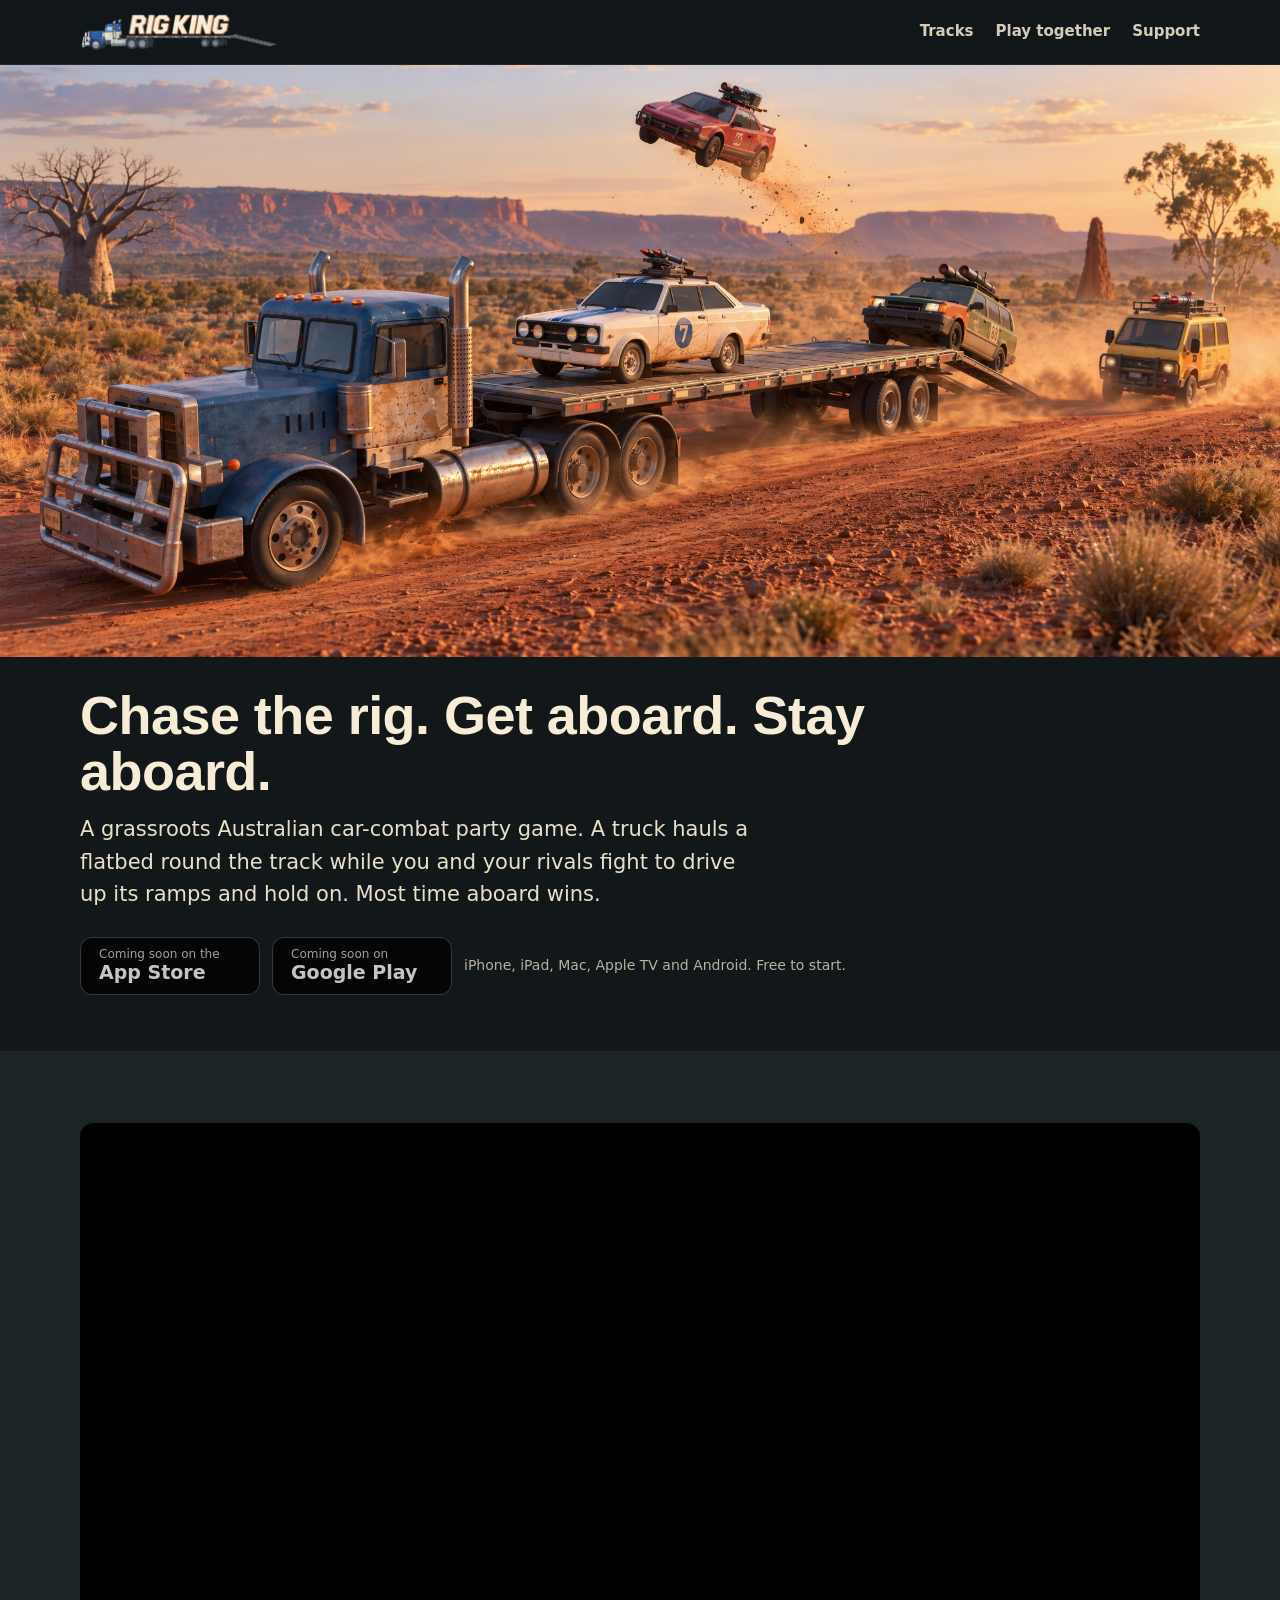
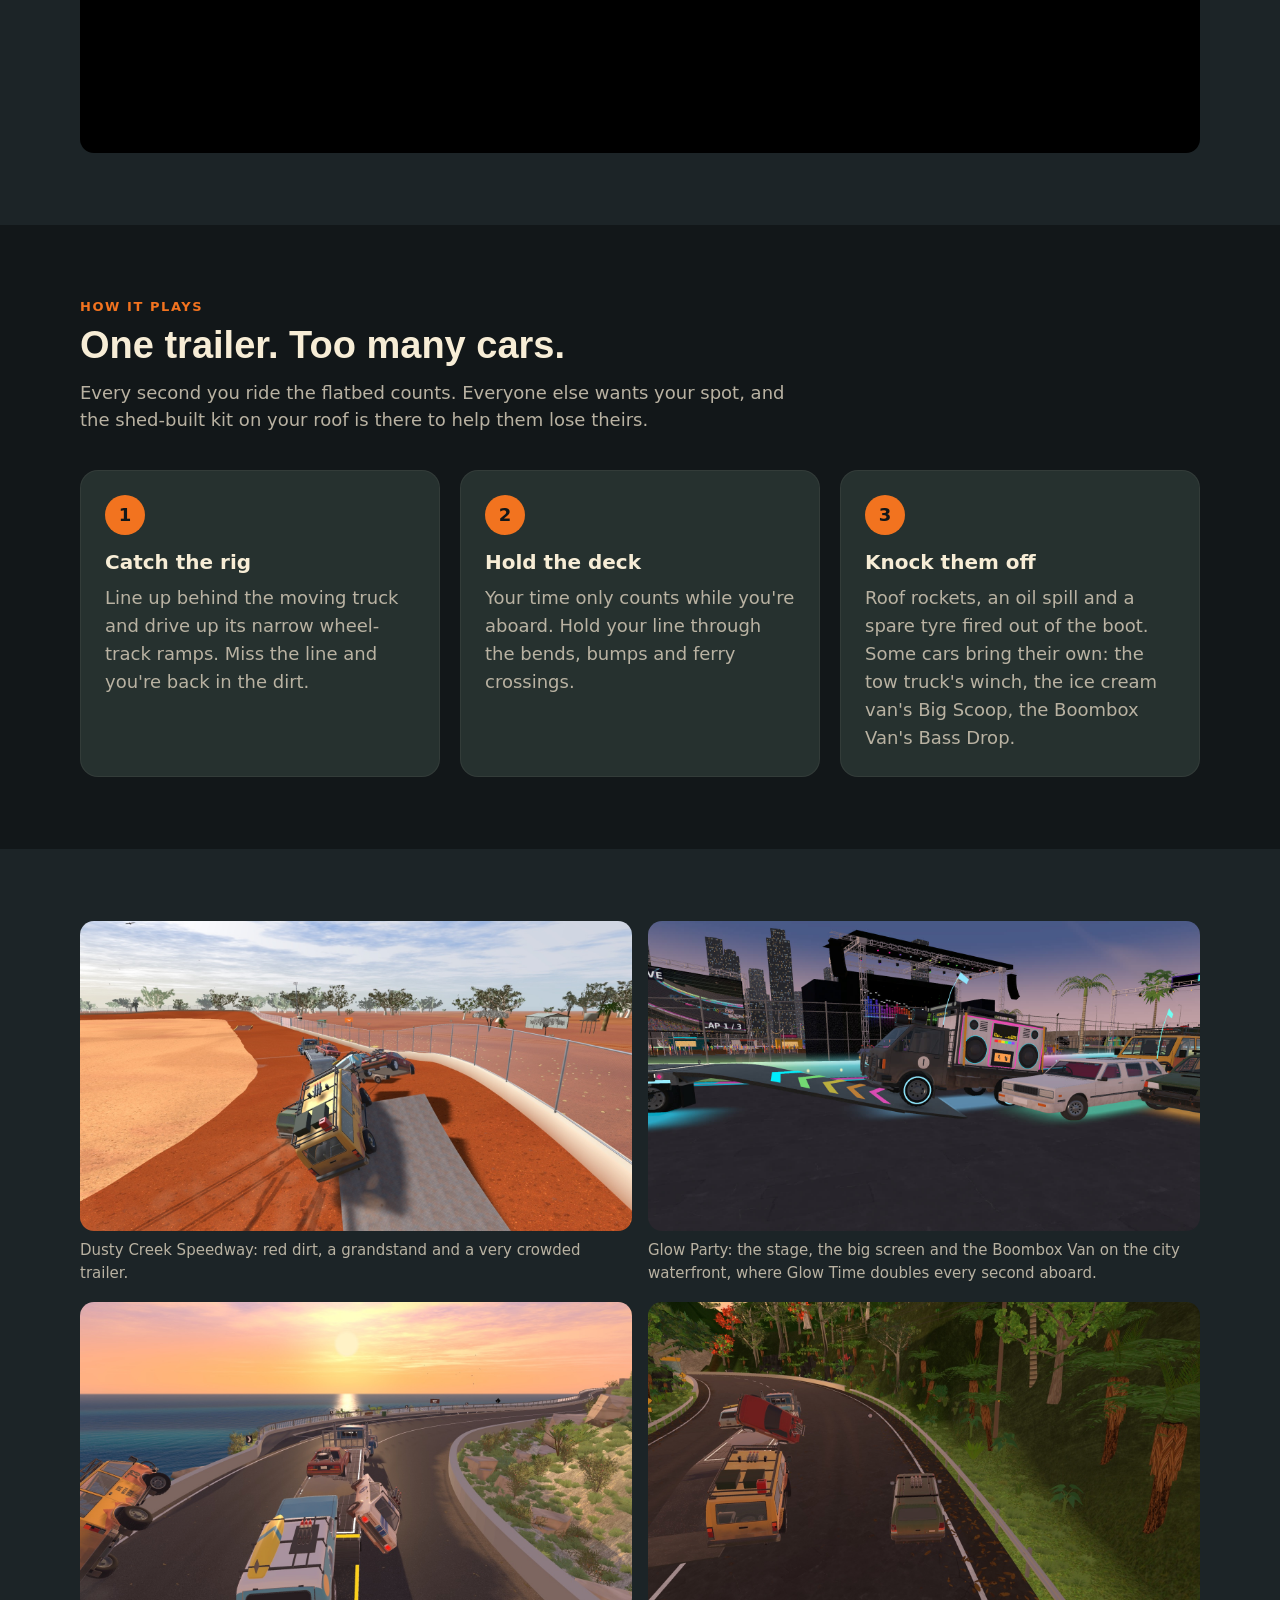
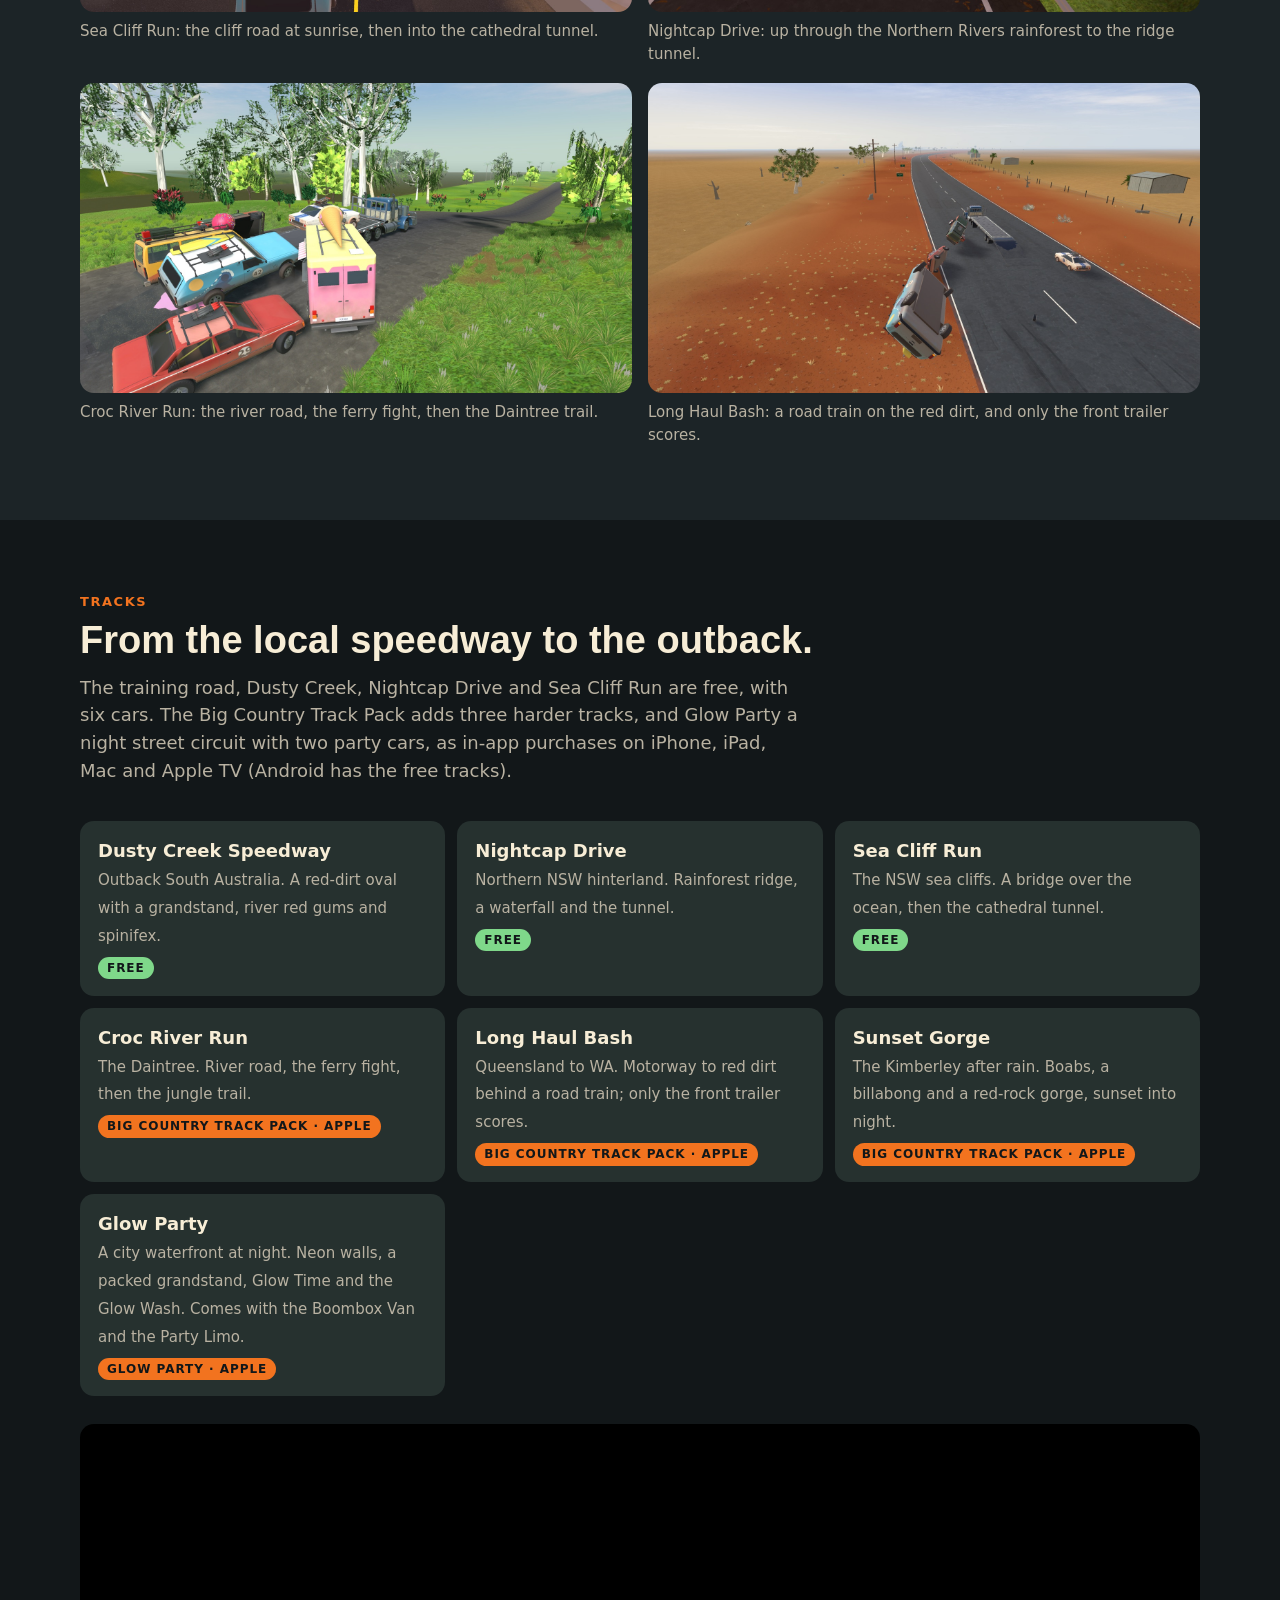
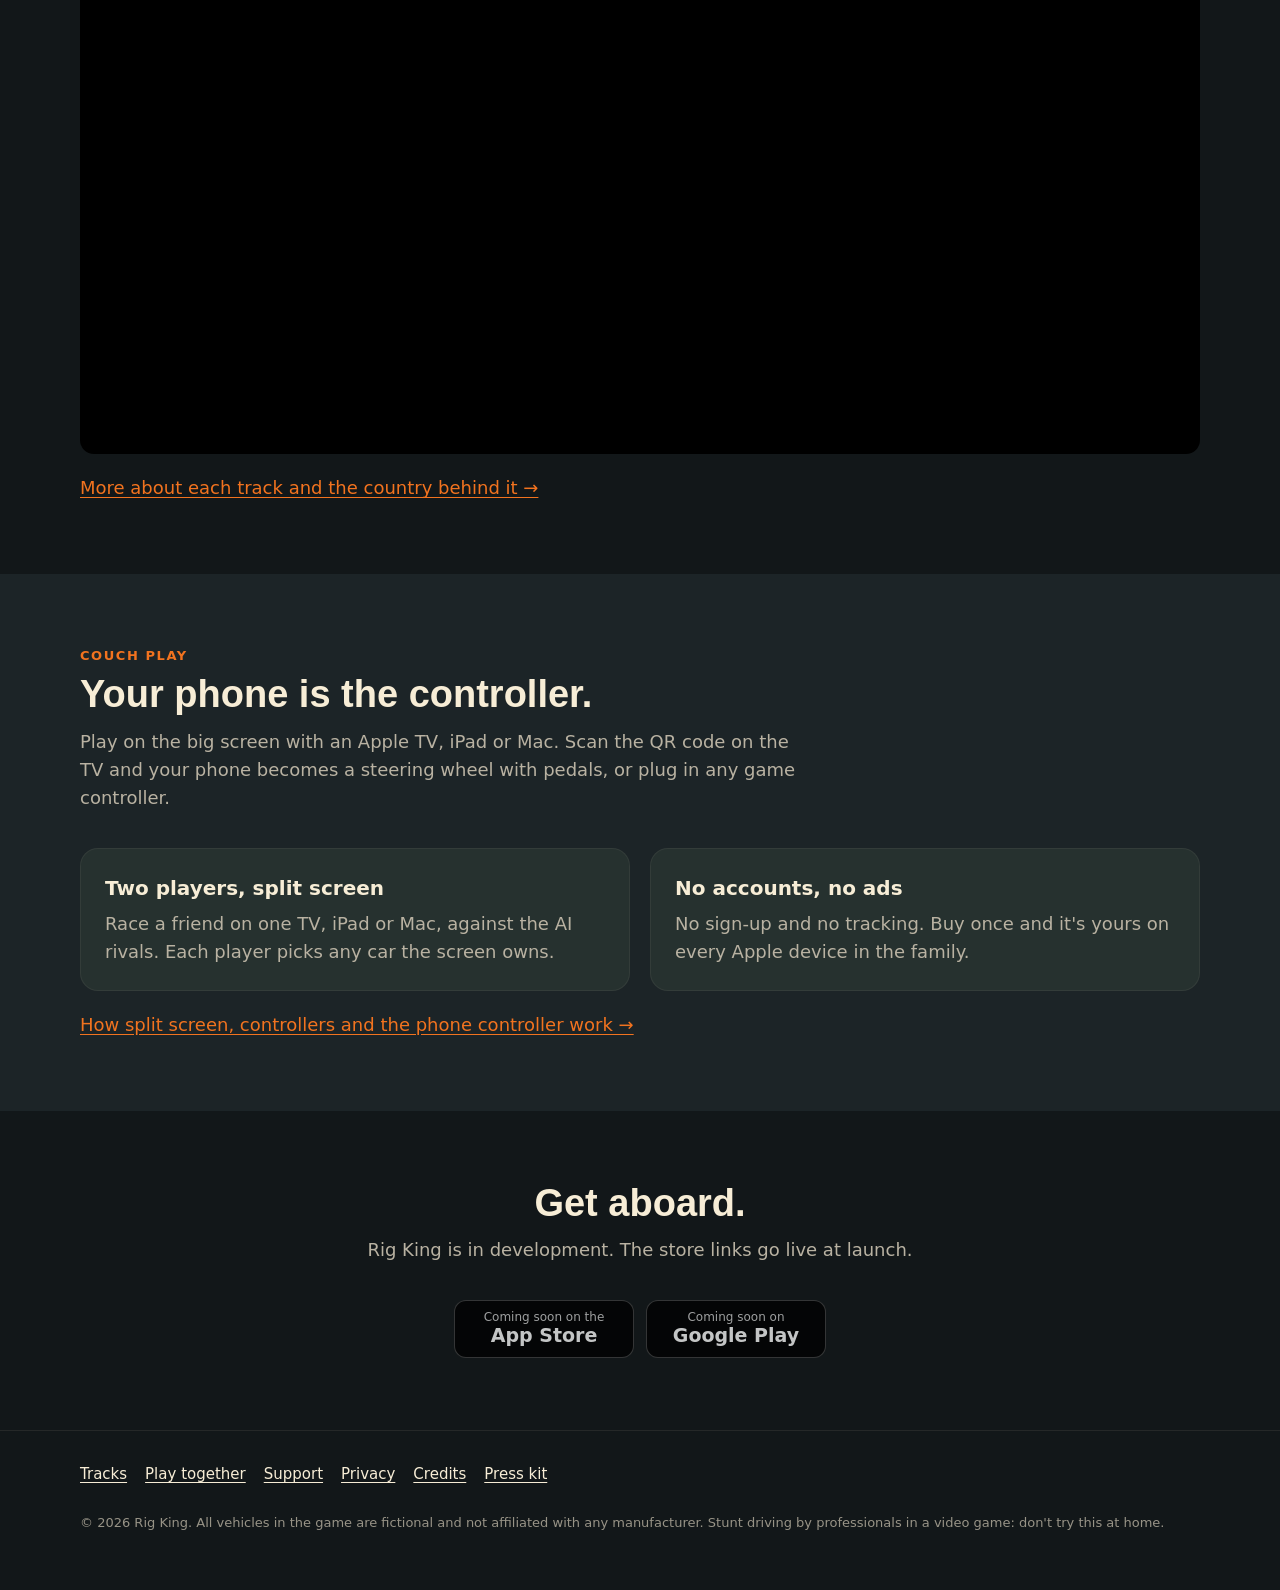
<file: index.html>
<!doctype html>
<html lang="en-AU">
<head>
  <meta charset="utf-8">
  <meta name="viewport" content="width=device-width, initial-scale=1">
  <title>Rig King: get aboard the moving trailer</title>
  <meta name="description" content="Rig King is a grassroots Australian car-combat party game. Chase a moving truck and trailer, drive up its ramps and stay aboard. Most time aboard wins.">
  <meta property="og:title" content="Rig King">
  <meta property="og:description" content="Chase the rig, get aboard, stay aboard. Most time aboard wins.">
  <meta property="og:image" content="https://playrigking.com/assets/og-image.jpg">
  <meta property="og:image:width" content="1200">
  <meta property="og:image:height" content="630">
  <meta property="og:image:alt" content="Rig King key art: a blue truck hauling a flatbed across red outback dirt at sunset, with cars fighting to get aboard">
  <meta property="og:url" content="https://playrigking.com/">
  <meta name="twitter:card" content="summary_large_image">
  <meta name="twitter:image" content="https://playrigking.com/assets/og-image.jpg">
  <meta name="theme-color" content="#121719">
  <link rel="icon" href="/assets/favicon.png" type="image/png">
  <link rel="apple-touch-icon" href="/assets/apple-touch-icon.png">
  <link rel="stylesheet" href="/assets/style.css">
</head>
<body>
  <header class="site-header">
    <div class="wrap">
      <a class="brand" href="/" aria-label="Rig King home"><img src="/assets/logo-400.png" srcset="/assets/logo-400.png 400w, /assets/logo-800.png 800w" sizes="(max-width: 620px) 158px, 197px" alt="Rig King" width="197" height="40"></a>
      <nav class="nav" aria-label="Main">
        <a href="/tracks/">Tracks</a>
        <a href="/play-together/">Play together</a>
        <a href="/support/">Support</a>
      </nav>
    </div>
  </header>

  <main>
    <section class="hero" aria-label="Rig King">
      <img class="hero-art" src="/assets/hero.jpg" alt="A blue truck hauling a flatbed across red outback dirt at sunset: a white rally car rides the deck, a green wagon climbs the ramps, a red coupe flies through the air and a yellow van chases" width="2000" height="925">
      <div class="wrap hero-copy">
        <h1>Chase the rig. Get aboard. Stay aboard.</h1>
        <p class="lede">A grassroots Australian car-combat party game. A truck hauls a flatbed round the track while you and your rivals fight to drive up its ramps and hold on. Most time aboard wins.</p>
        <div class="stores">
          <span class="store" aria-disabled="true"><small>Coming soon on the</small><strong>App Store</strong></span>
          <span class="store" aria-disabled="true"><small>Coming soon on</small><strong>Google Play</strong></span>
          <span class="soon">iPhone, iPad, Mac, Apple TV and Android. Free to start.</span>
        </div>
      </div>
    </section>

    <section id="trailer" class="alt" aria-label="Trailer">
      <div class="wrap">
        <div class="video">
          <iframe src="https://www.youtube-nocookie.com/embed/yVGR1TLm5v8?rel=0" title="Rig King – Official Trailer" loading="lazy" allow="encrypted-media; picture-in-picture; fullscreen" allowfullscreen referrerpolicy="strict-origin-when-cross-origin"></iframe>
        </div>
      </div>
    </section>

    <section id="how">
      <div class="wrap">
        <p class="kicker">How it plays</p>
        <h2>One trailer. Too many cars.</h2>
        <p class="intro">Every second you ride the flatbed counts. Everyone else wants your spot, and the shed-built kit on your roof is there to help them lose theirs.</p>
        <div class="grid three">
          <div class="card"><span class="num">1</span><h3>Catch the rig</h3><p>Line up behind the moving truck and drive up its narrow wheel-track ramps. Miss the line and you're back in the dirt.</p></div>
          <div class="card"><span class="num">2</span><h3>Hold the deck</h3><p>Your time only counts while you're aboard. Hold your line through the bends, bumps and ferry crossings.</p></div>
          <div class="card"><span class="num">3</span><h3>Knock them off</h3><p>Roof rockets, an oil spill and a spare tyre fired out of the boot. Some cars bring their own: the tow truck's winch, the ice cream van's Big Scoop, the Boombox Van's Bass Drop.</p></div>
        </div>
      </div>
    </section>

    <section class="alt" aria-label="Screenshots">
      <div class="wrap">
        <div class="shots">
          <figure><img src="/assets/shots/dusty-creek-1.jpg" alt="A 4x4 van flipping over the trailer's ramps as the pack piles up behind the rig at Dusty Creek Speedway" loading="lazy" width="1600" height="900"><figcaption>Dusty Creek Speedway: red dirt, a grandstand and a very crowded trailer.</figcaption></figure>
          <figure><img src="/assets/shots/glow-party-1.jpg" alt="The Boombox Van climbs the trailer ramp at Glow Party, in front of the stage, its equaliser wall and the big LIVE screen showing the lap" loading="lazy" width="1600" height="900"><figcaption>Glow Party: the stage, the big screen and the Boombox Van on the city waterfront, where Glow Time doubles every second aboard.</figcaption></figure>
          <figure><img src="/assets/shots/sea-cliff-1.jpg" alt="A 4x4 van tumbling beside the rig on the bridge road at sunset over the sea on Sea Cliff Run" loading="lazy" width="1600" height="900"><figcaption>Sea Cliff Run: the cliff road at sunrise, then into the cathedral tunnel.</figcaption></figure>
          <figure><img src="/assets/shots/nightcap-1.jpg" alt="A car flipping off the trailer on the rainforest road of Nightcap Drive" loading="lazy" width="1600" height="900"><figcaption>Nightcap Drive: up through the Northern Rivers rainforest to the ridge tunnel.</figcaption></figure>
          <figure><img src="/assets/shots/croc-river-1.jpg" alt="Cars piled up behind the ice cream van at the trailer's ramps on the river road of Croc River Run" loading="lazy" width="1600" height="900"><figcaption>Croc River Run: the river road, the ferry fight, then the Daintree trail.</figcaption></figure>
          <figure><img src="/assets/shots/long-haul-1.jpg" alt="A car tumbling through the air beside the rig on the outback motorway of Long Haul Bash" loading="lazy" width="1600" height="900"><figcaption>Long Haul Bash: a road train on the red dirt, and only the front trailer scores.</figcaption></figure>
        </div>
      </div>
    </section>

    <section id="tracks">
      <div class="wrap">
        <p class="kicker">Tracks</p>
        <h2>From the local speedway to the outback.</h2>
        <p class="intro">The training road, Dusty Creek, Nightcap Drive and Sea Cliff Run are free, with six cars. The Big Country Track Pack adds three harder tracks, and Glow Party a night street circuit with two party cars, as in-app purchases on iPhone, iPad, Mac and Apple TV (Android has the free tracks).</p>
        <ul class="tracks">
          <li><b>Dusty Creek Speedway</b><span>Outback South Australia. A red-dirt oval with a grandstand, river red gums and spinifex.</span><br><span class="tag">Free</span></li>
          <li><b>Nightcap Drive</b><span>Northern NSW hinterland. Rainforest ridge, a waterfall and the tunnel.</span><br><span class="tag">Free</span></li>
          <li><b>Sea Cliff Run</b><span>The NSW sea cliffs. A bridge over the ocean, then the cathedral tunnel.</span><br><span class="tag">Free</span></li>
          <li><b>Croc River Run</b><span>The Daintree. River road, the ferry fight, then the jungle trail.</span><br><span class="tag pack">Big Country Track Pack · Apple</span></li>
          <li><b>Long Haul Bash</b><span>Queensland to WA. Motorway to red dirt behind a road train; only the front trailer scores.</span><br><span class="tag pack">Big Country Track Pack · Apple</span></li>
          <li><b>Sunset Gorge</b><span>The Kimberley after rain. Boabs, a billabong and a red-rock gorge, sunset into night.</span><br><span class="tag pack">Big Country Track Pack · Apple</span></li>
            <li><b>Glow Party</b><span>A city waterfront at night. Neon walls, a packed grandstand, Glow Time and the Glow Wash. Comes with the Boombox Van and the Party Limo.</span><br><span class="tag pack">Glow Party · Apple</span></li>
        </ul>
        <div class="video pack-video">
          <iframe src="https://www.youtube-nocookie.com/embed/cwl97lJ0p6M?rel=0" title="Rig King – Big Country Track Pack trailer" loading="lazy" allow="encrypted-media; picture-in-picture; fullscreen" allowfullscreen referrerpolicy="strict-origin-when-cross-origin"></iframe>
        </div>
        <p class="more"><a href="/tracks/">More about each track and the country behind it →</a></p>
      </div>
    </section>

    <section id="couch" class="alt">
      <div class="wrap">
        <p class="kicker">Couch play</p>
        <h2>Your phone is the controller.</h2>
        <p class="intro">Play on the big screen with an Apple TV, iPad or Mac. Scan the QR code on the TV and your phone becomes a steering wheel with pedals, or plug in any game controller.</p>
        <div class="grid two">
          <div class="card"><h3>Two players, split screen</h3><p>Race a friend on one TV, iPad or Mac, against the AI rivals. Each player picks any car the screen owns.</p></div>
          <div class="card"><h3>No accounts, no ads</h3><p>No sign-up and no tracking. Buy once and it's yours on every Apple device in the family.</p></div>
        </div>
        <p class="more"><a href="/play-together/">How split screen, controllers and the phone controller work →</a></p>
      </div>
    </section>

    <section class="cta">
      <div class="wrap">
        <h2>Get aboard.</h2>
        <p class="intro centred">Rig King is in development. The store links go live at launch.</p>
        <div class="stores">
          <span class="store" aria-disabled="true"><small>Coming soon on the</small><strong>App Store</strong></span>
          <span class="store" aria-disabled="true"><small>Coming soon on</small><strong>Google Play</strong></span>
        </div>
      </div>
    </section>
  </main>

  <footer class="site-footer">
    <div class="wrap">
      <nav aria-label="Footer">
        <a href="/tracks/">Tracks</a>
        <a href="/play-together/">Play together</a>
        <a href="/support/">Support</a>
        <a href="/privacy/">Privacy</a>
        <a href="/credits/">Credits</a>
        <a href="/press/">Press kit</a>
      </nav>
      <p class="legal">© 2026 Rig King. All vehicles in the game are fictional and not affiliated with any manufacturer. Stunt driving by professionals in a video game: don't try this at home.</p>
    </div>
  </footer>
</body>
</html>
</file>
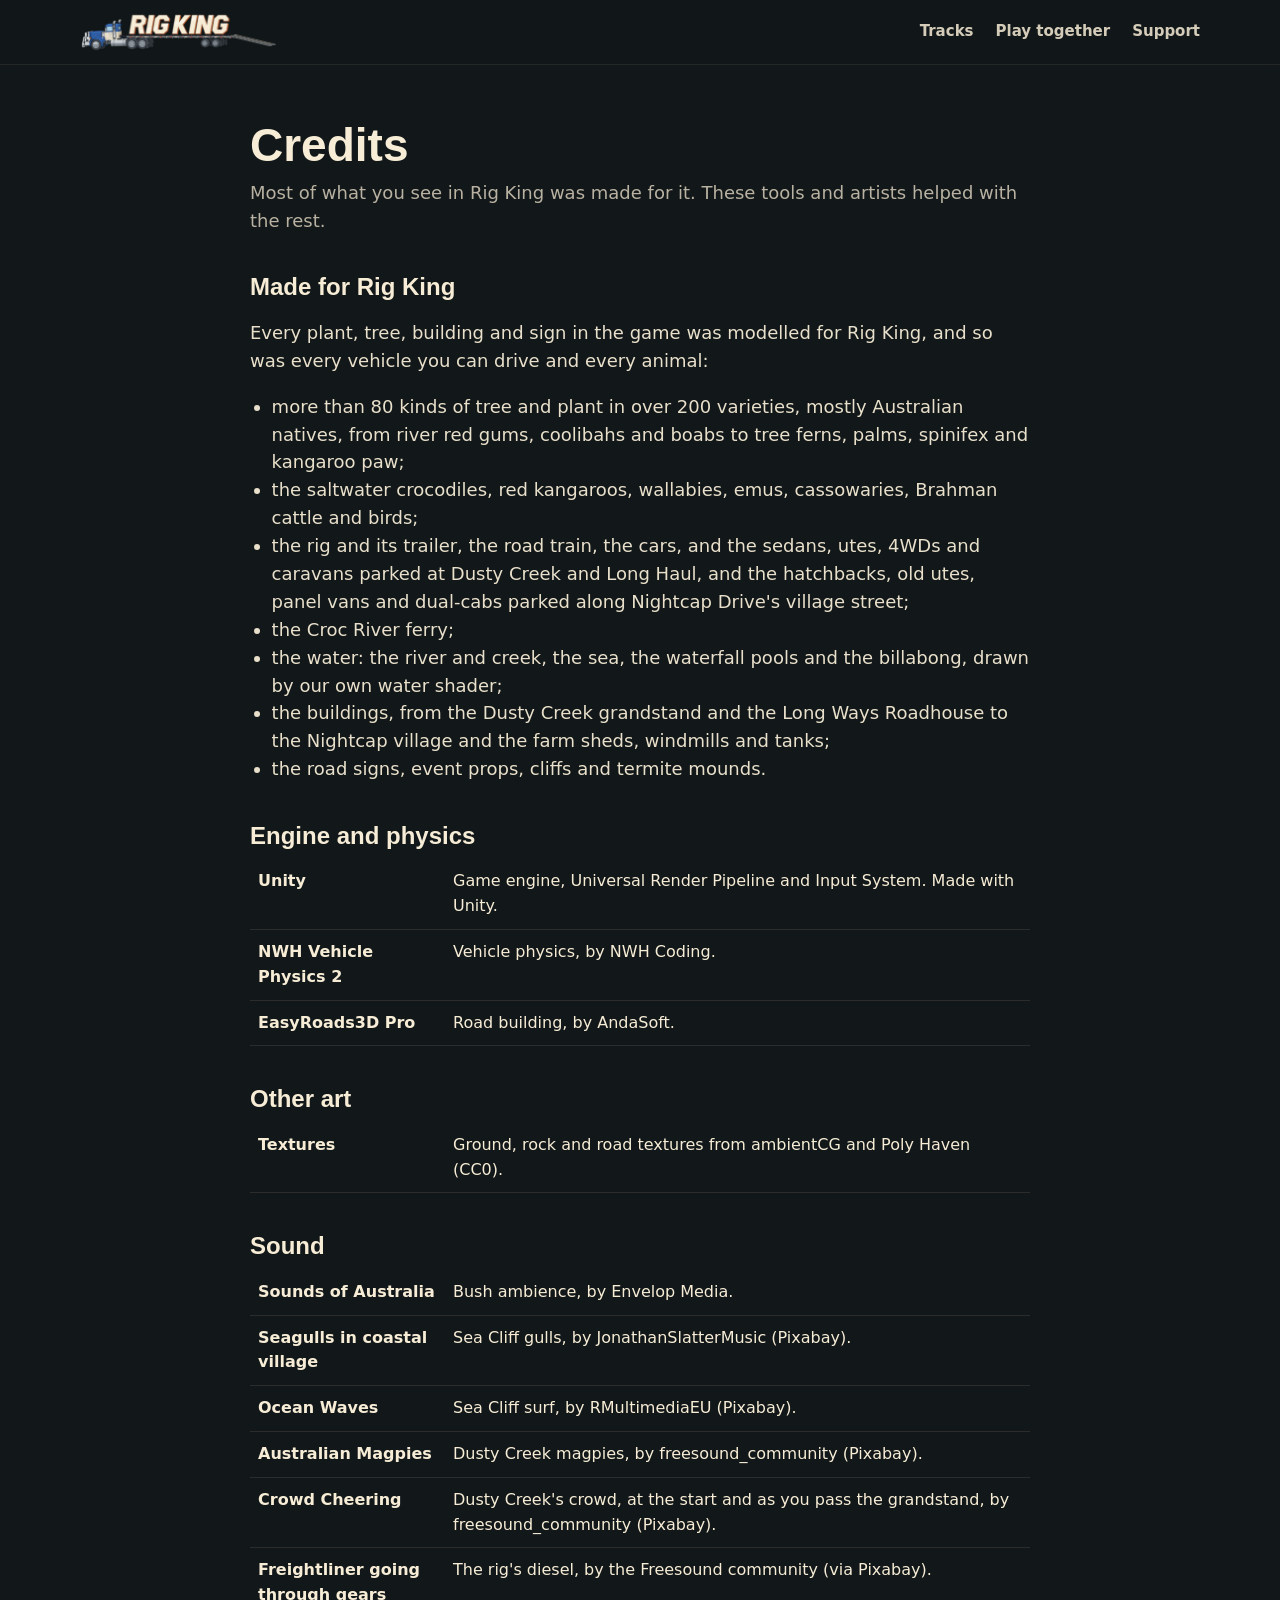
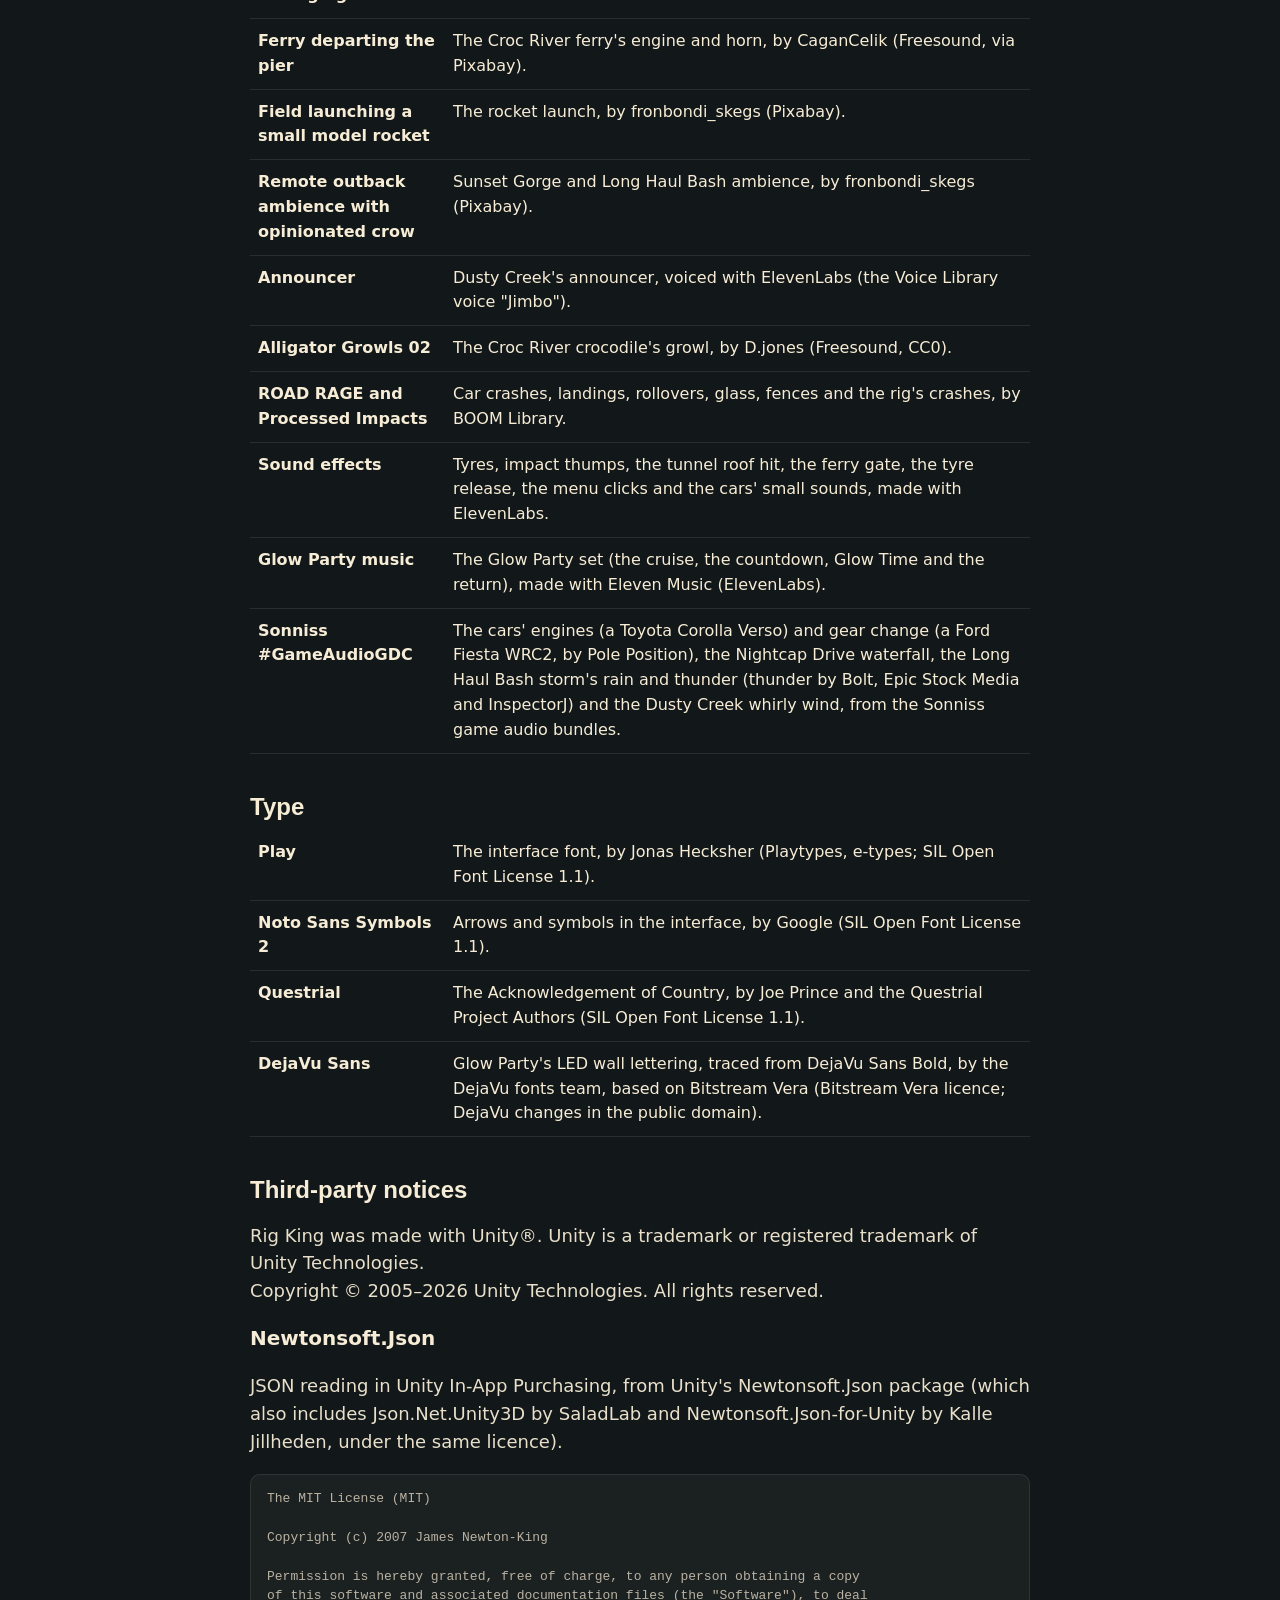
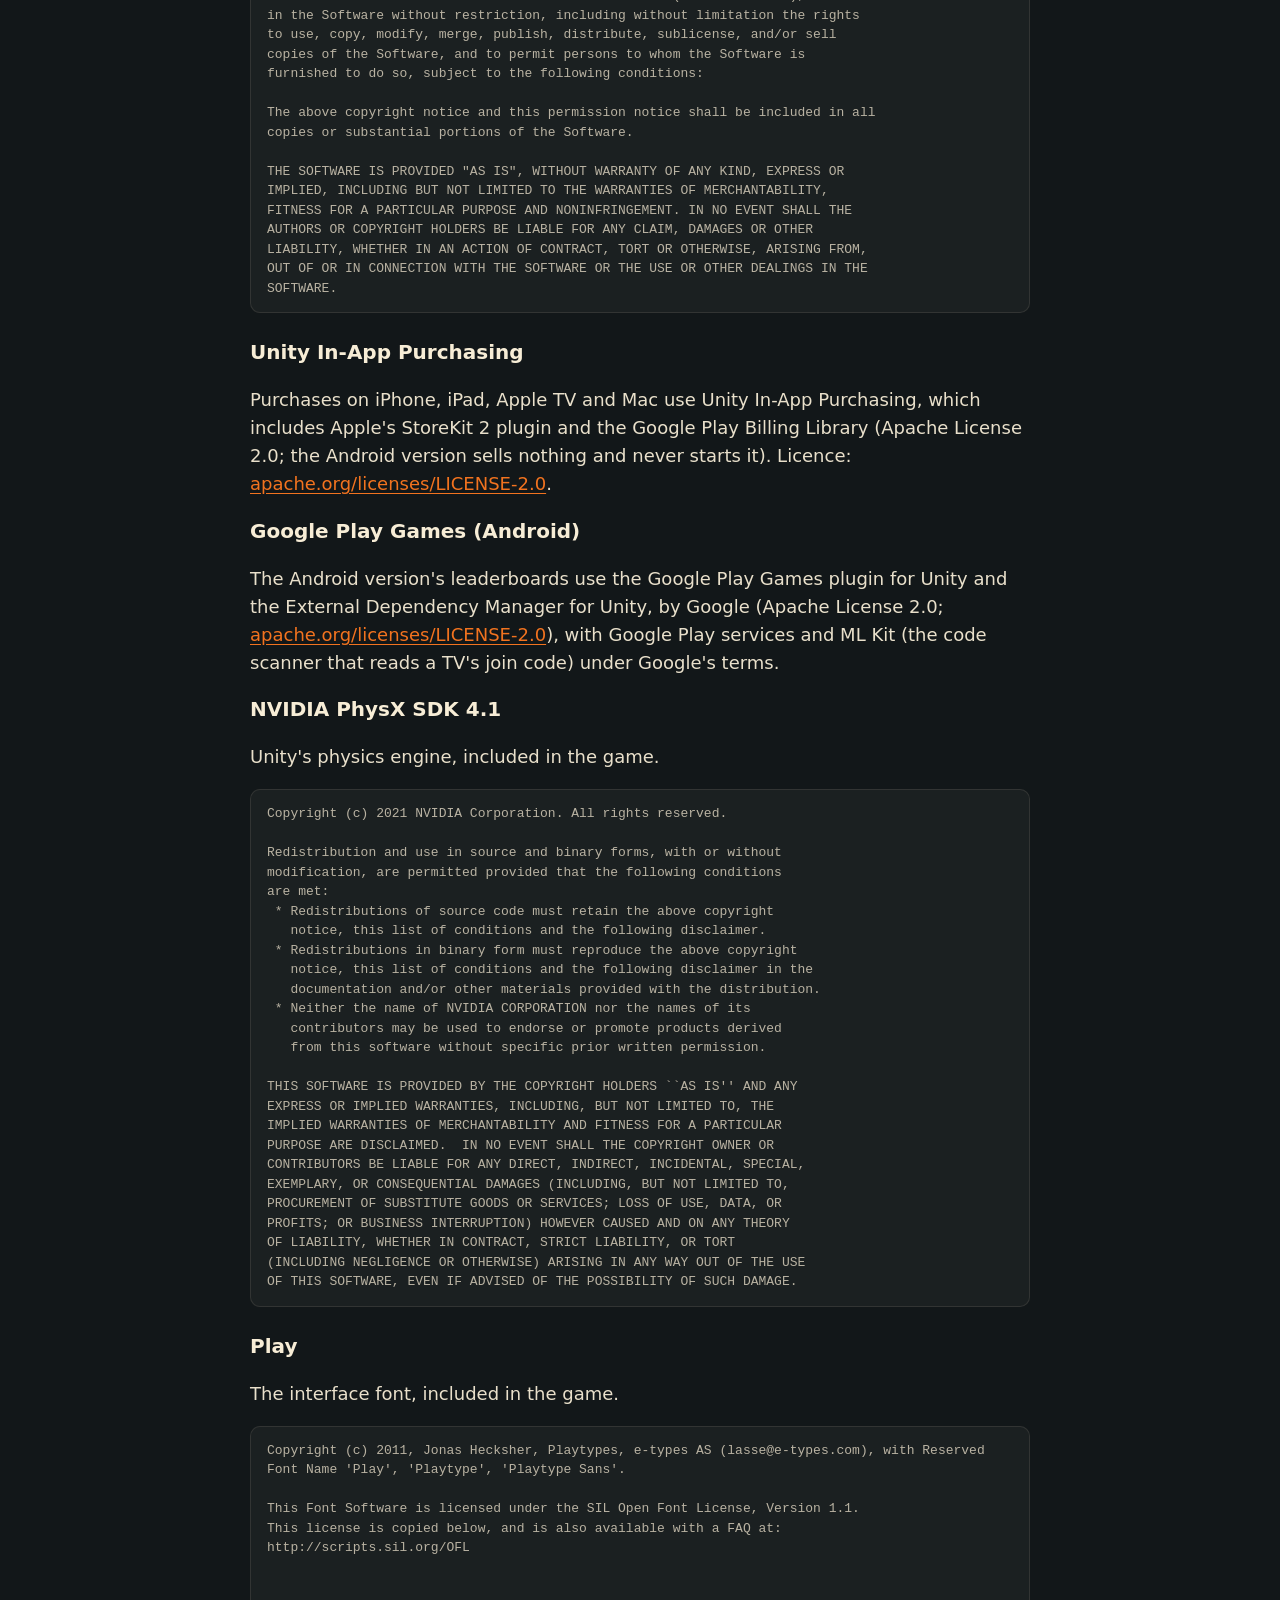
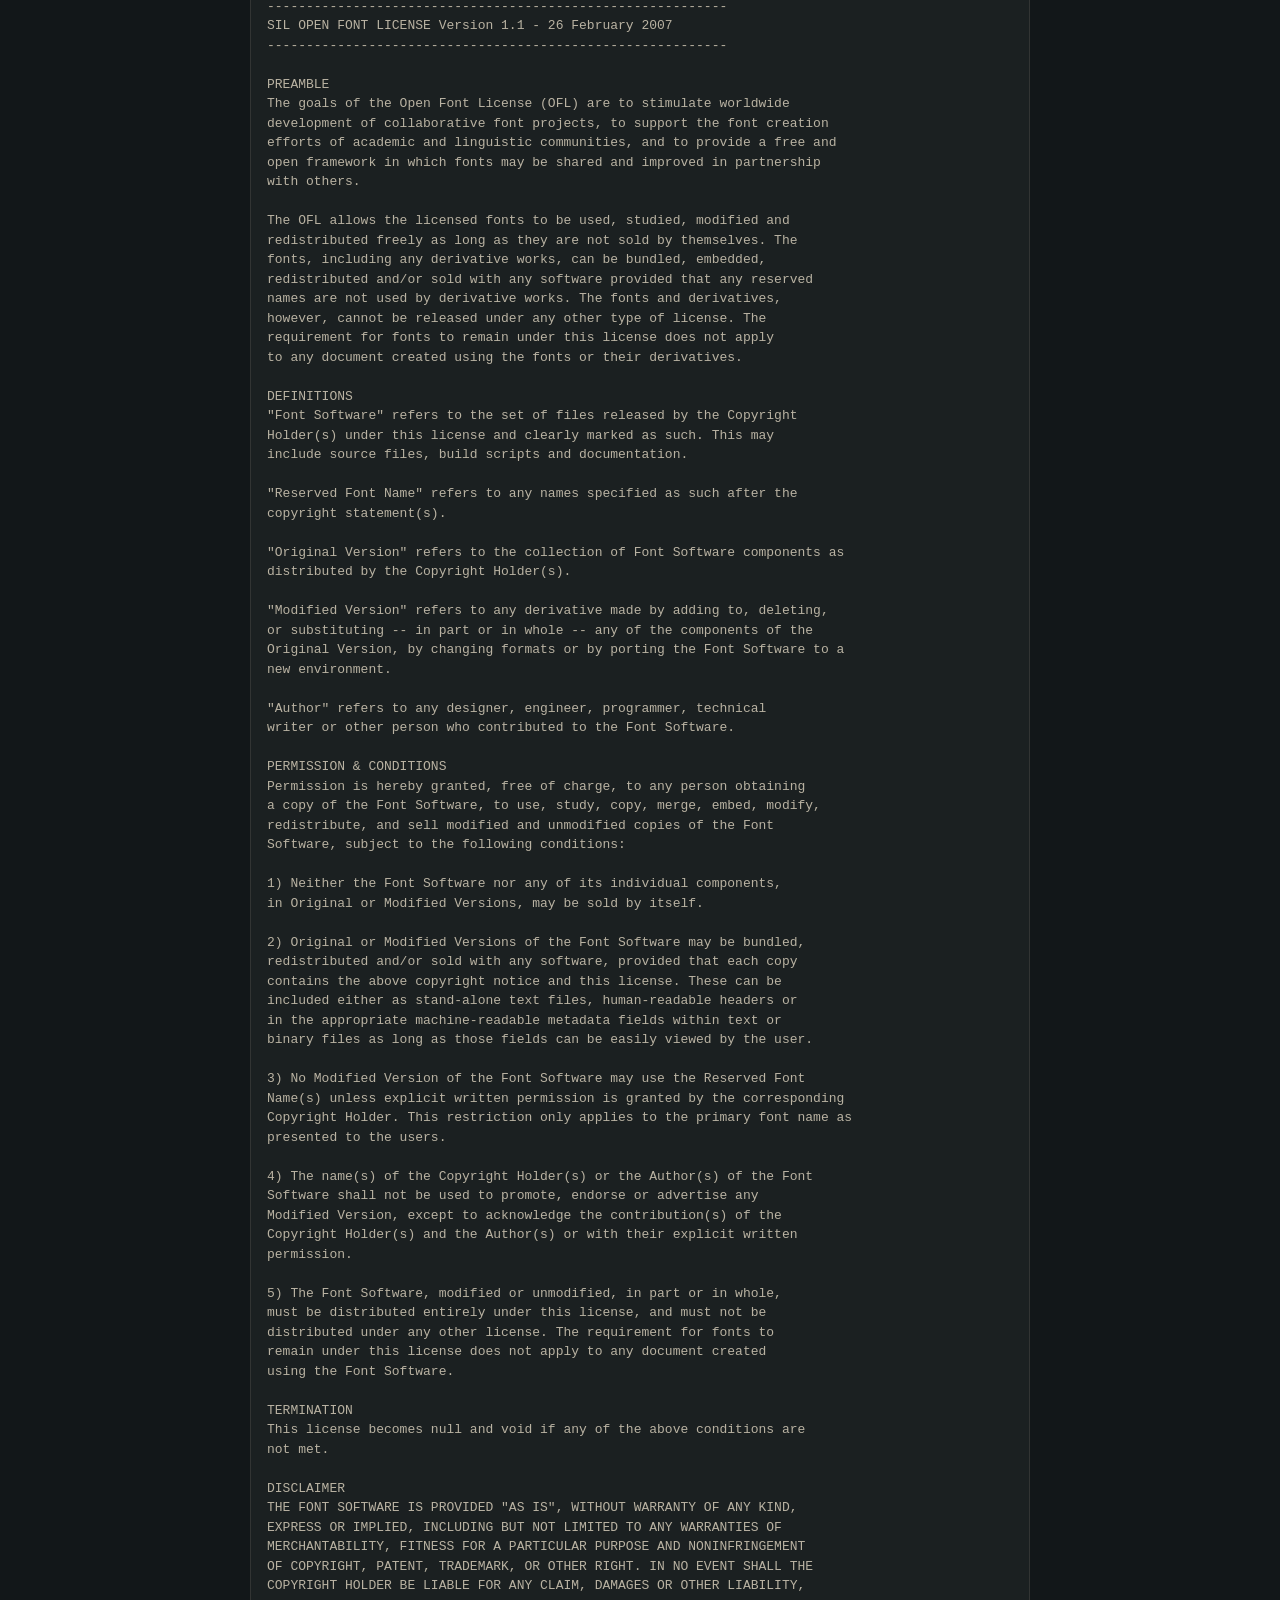
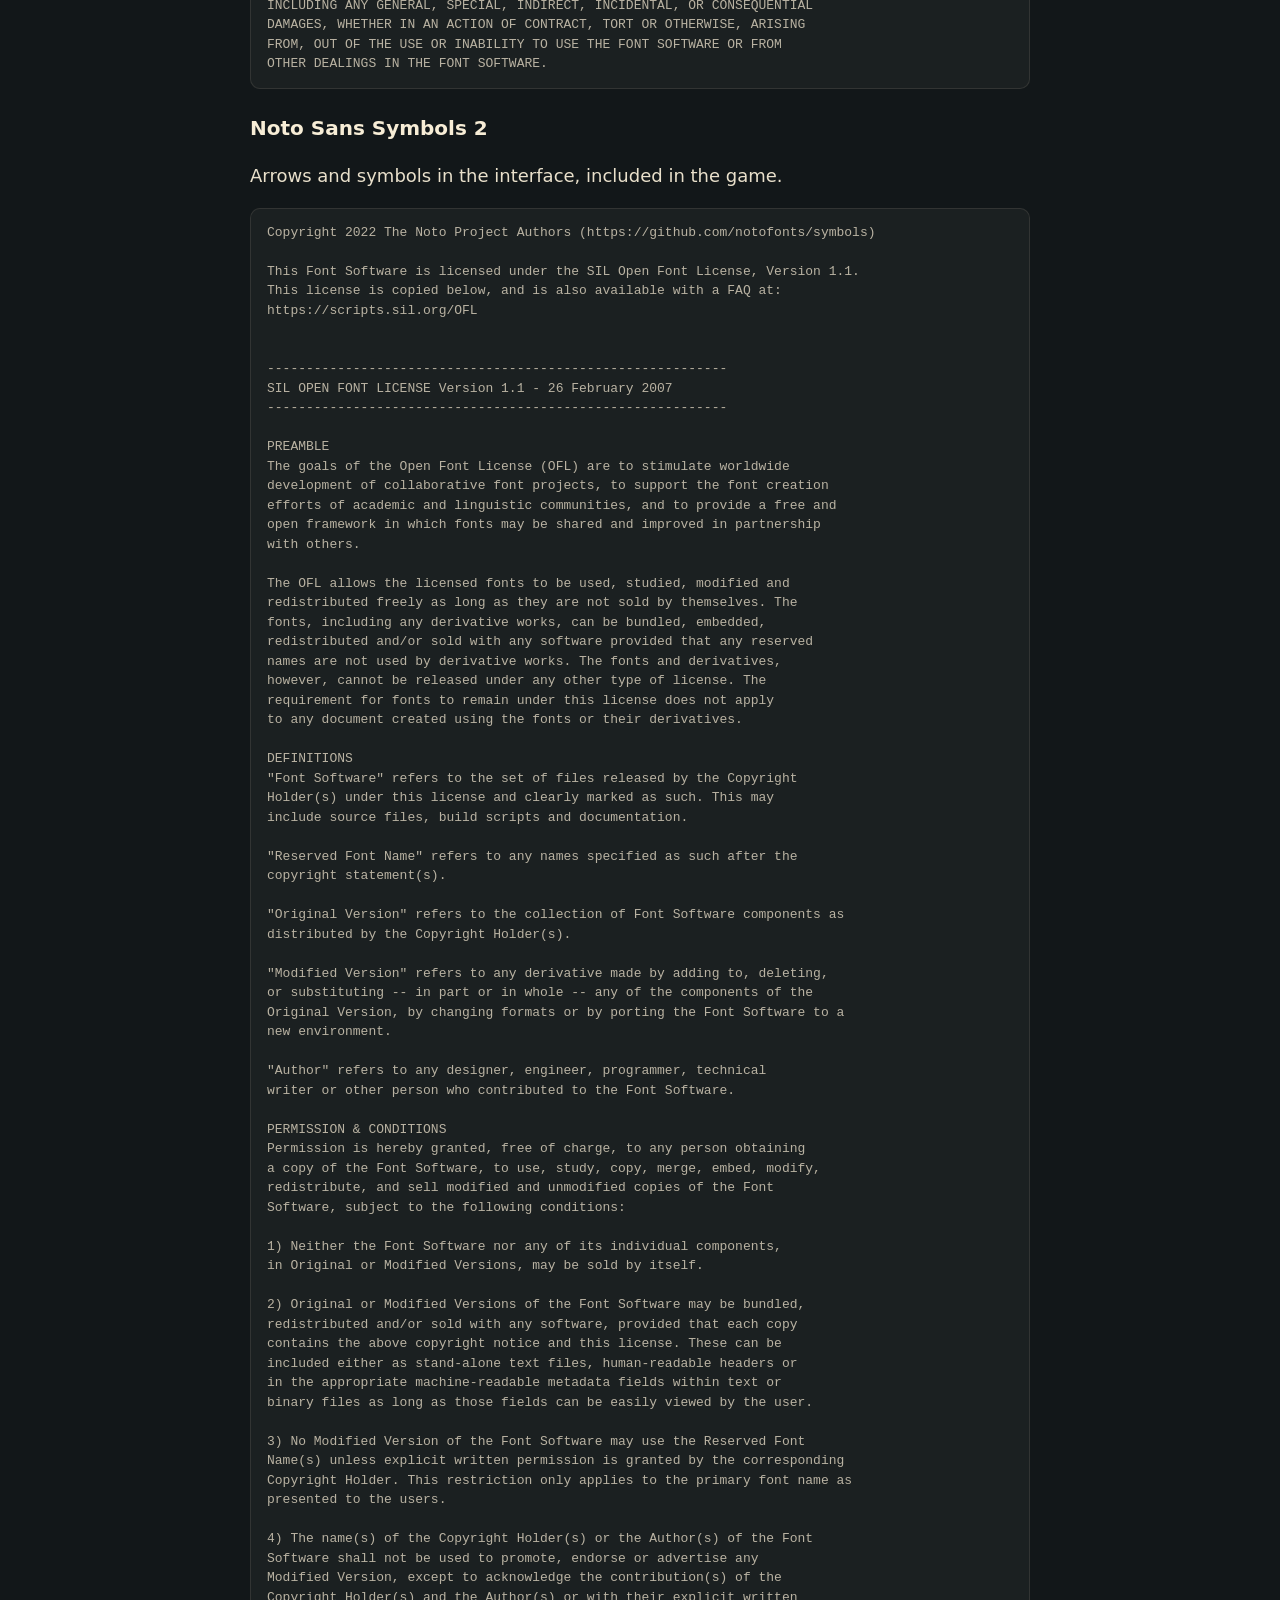
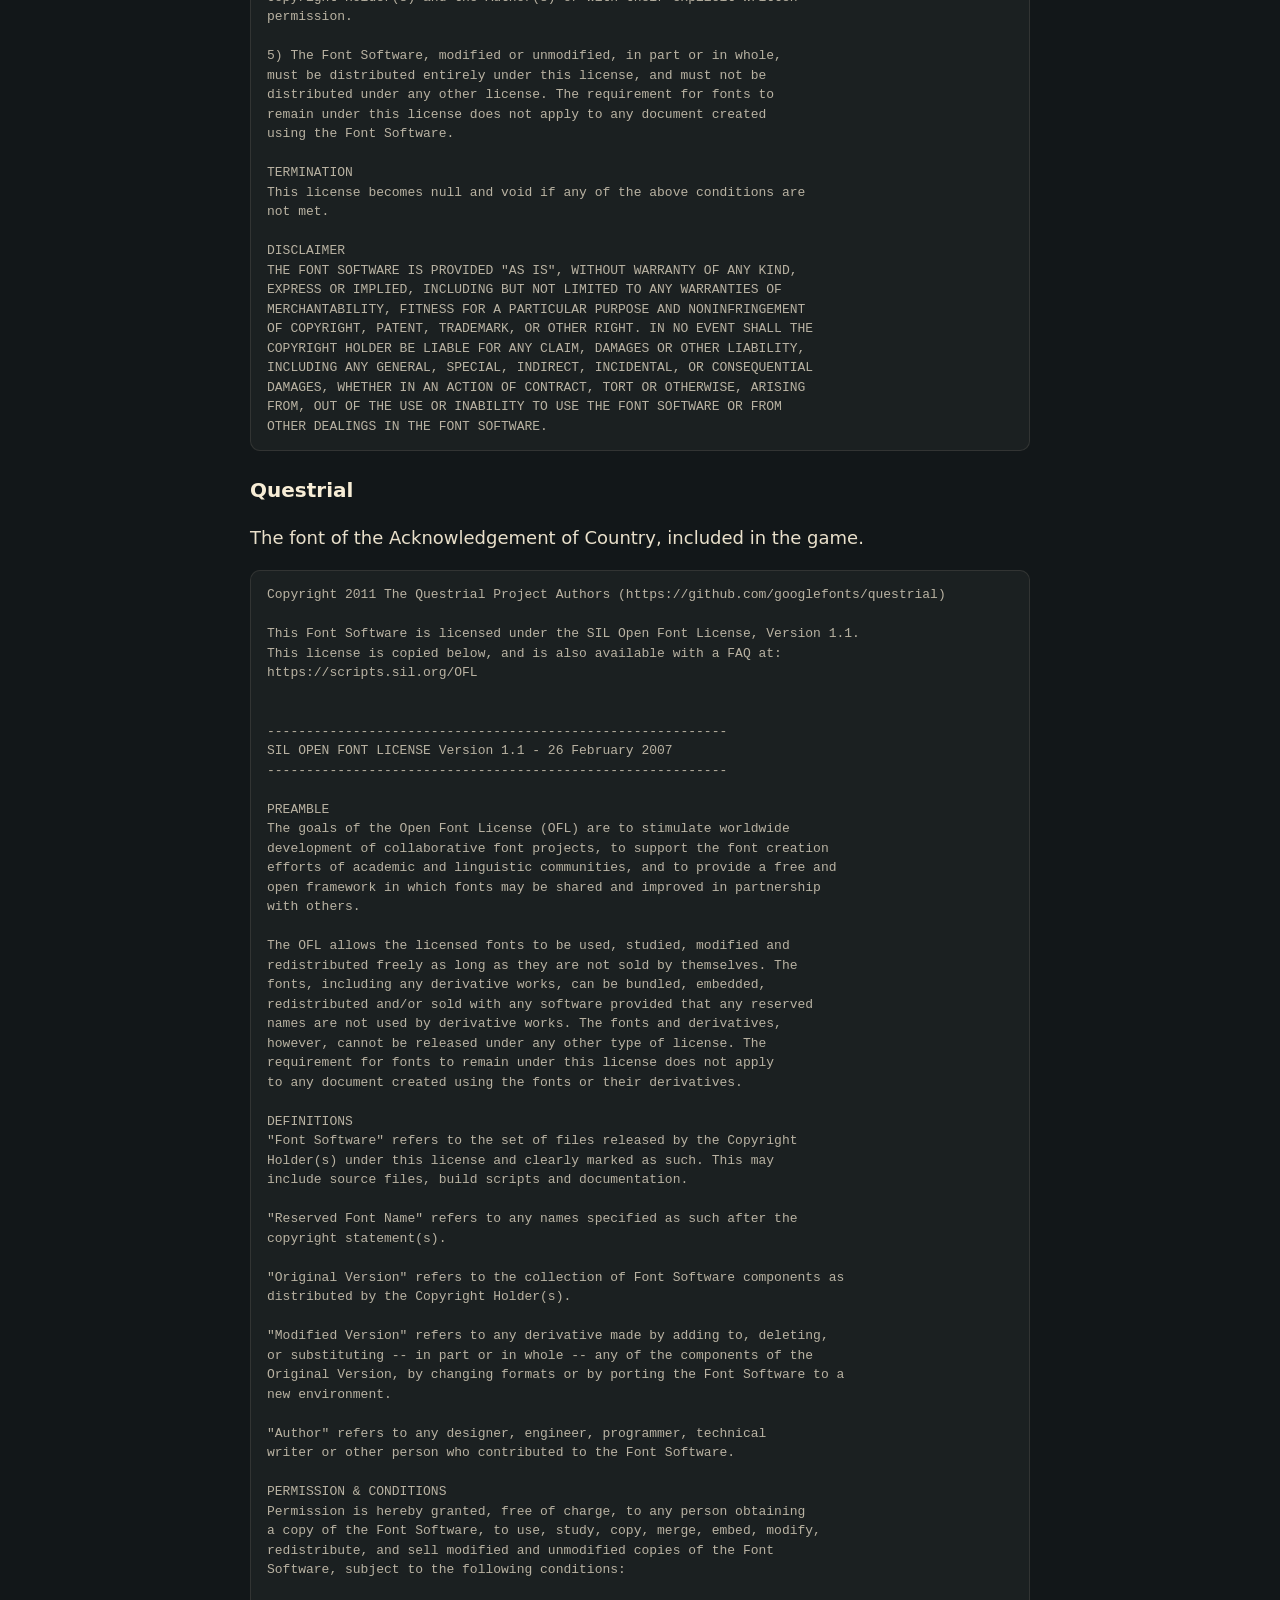
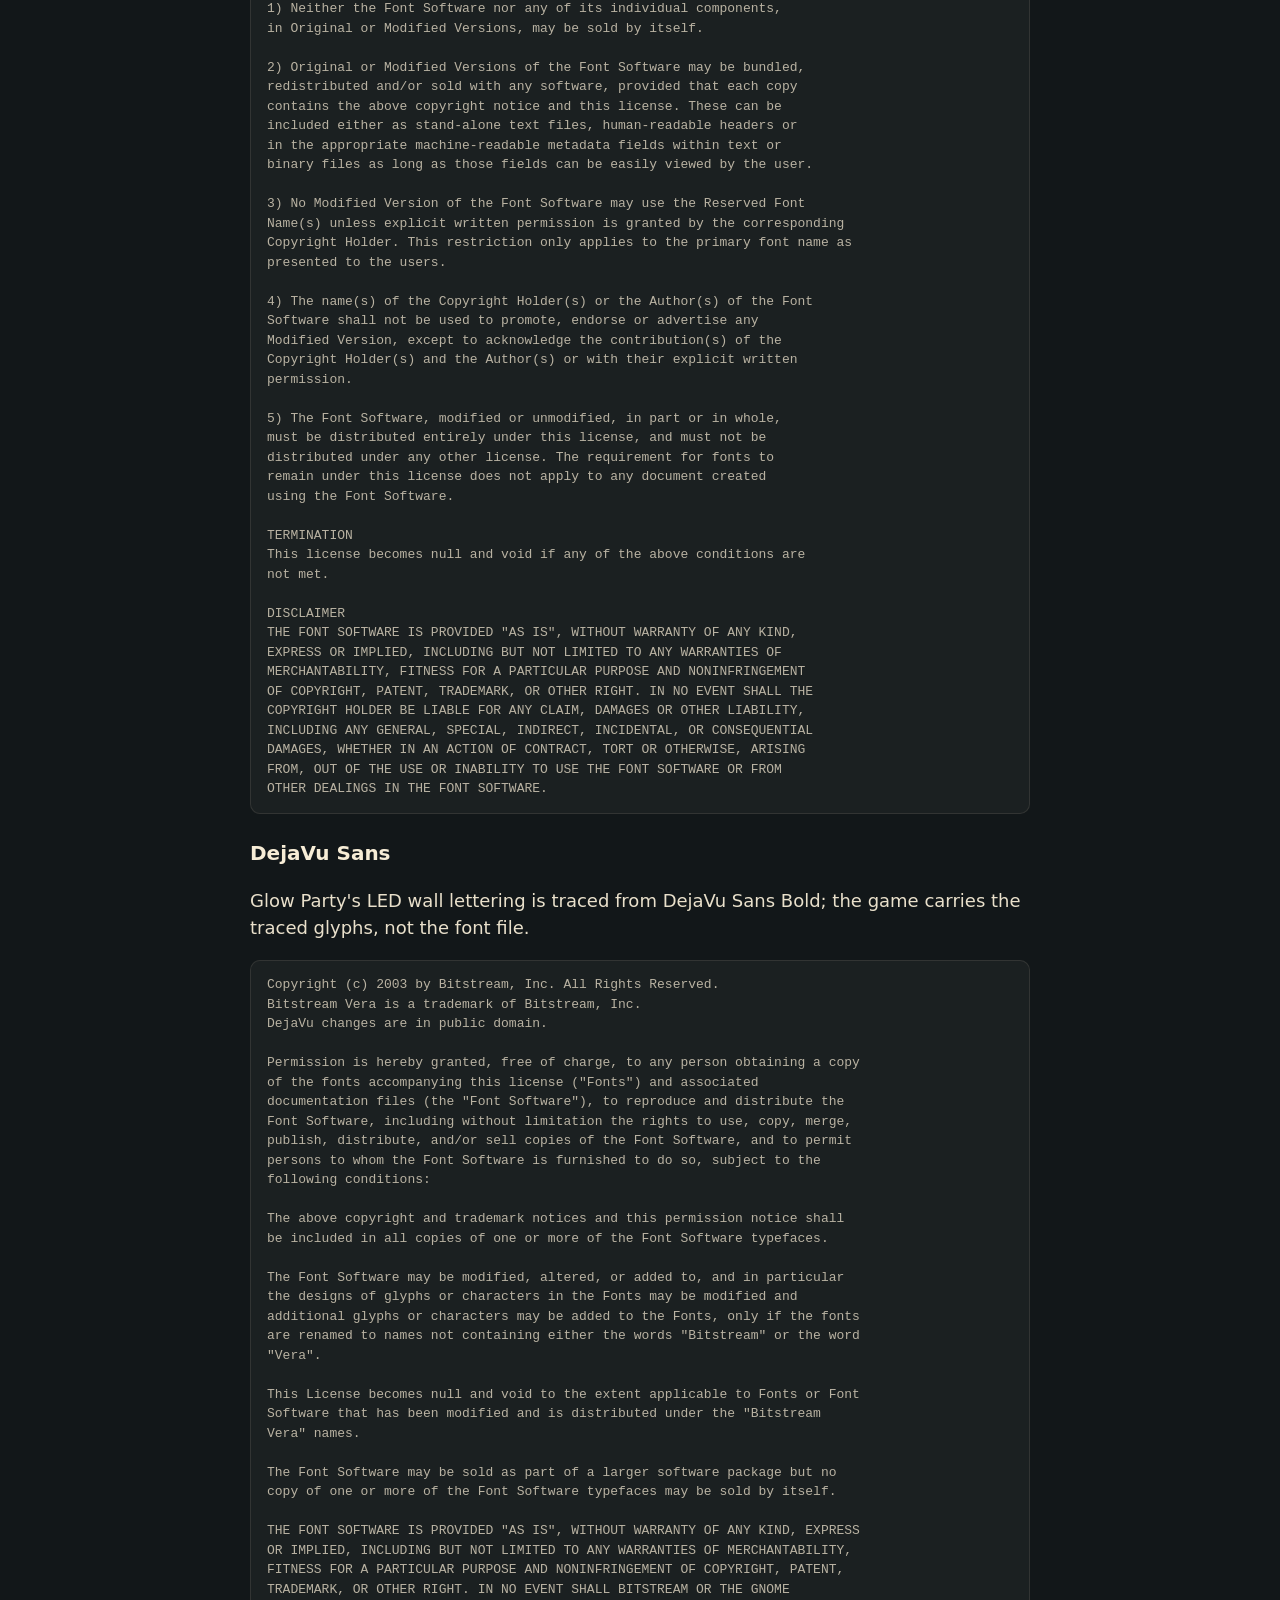
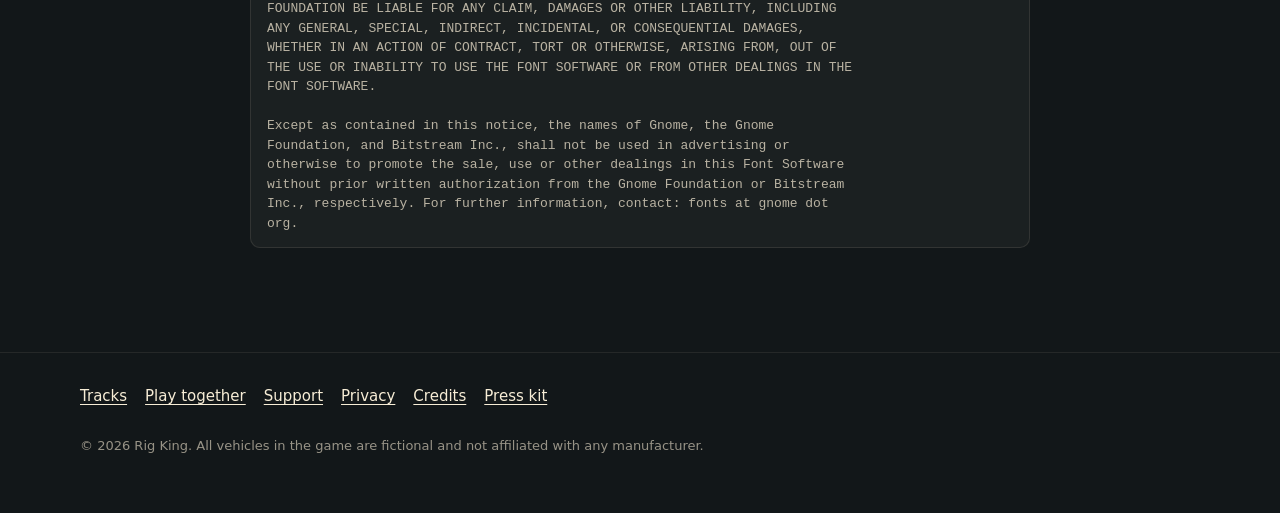
<file: credits/index.html>
<!doctype html>
<html lang="en-AU">
<head>
  <meta charset="utf-8">
  <meta name="viewport" content="width=device-width, initial-scale=1">
  <title>Credits · Rig King</title>
  <meta name="description" content="Credits and third-party licences for Rig King.">
  <meta name="theme-color" content="#121719">
  <link rel="icon" href="/assets/favicon.png" type="image/png">
  <link rel="stylesheet" href="/assets/style.css">
</head>
<body>
  <header class="site-header">
    <div class="wrap">
      <a class="brand" href="/" aria-label="Rig King home"><img src="/assets/logo-400.png" srcset="/assets/logo-400.png 400w, /assets/logo-800.png 800w" sizes="(max-width: 620px) 158px, 197px" alt="Rig King" width="197" height="40"></a>
      <nav class="nav" aria-label="Main">
        <a href="/tracks/">Tracks</a>
        <a href="/play-together/">Play together</a>
        <a href="/support/">Support</a>
      </nav>
    </div>
  </header>

  <main class="page">
    <div class="wrap">
      <h1>Credits</h1>
      <p class="updated">Most of what you see in Rig King was made for it. These tools and artists helped with the rest.</p>

      <h2>Made for Rig King</h2>
      <p>Every plant, tree, building and sign in the game was modelled for Rig King, and so was every vehicle you can drive and every animal:</p>
      <ul>
        <li>more than 80 kinds of tree and plant in over 200 varieties, mostly Australian natives, from river red gums, coolibahs and boabs to tree ferns, palms, spinifex and kangaroo paw;</li>
        <li>the saltwater crocodiles, red kangaroos, wallabies, emus, cassowaries, Brahman cattle and birds;</li>
        <li>the rig and its trailer, the road train, the cars, and the sedans, utes, 4WDs and caravans parked at Dusty Creek and Long Haul, and the hatchbacks, old utes, panel vans and dual-cabs parked along Nightcap Drive's village street;</li>
        <li>the Croc River ferry;</li>
        <li>the water: the river and creek, the sea, the waterfall pools and the billabong, drawn by our own water shader;</li>
        <li>the buildings, from the Dusty Creek grandstand and the Long Ways Roadhouse to the Nightcap village and the farm sheds, windmills and tanks;</li>
        <li>the road signs, event props, cliffs and termite mounds.</li>
      </ul>

      <h2>Engine and physics</h2>
      <table>
        <tr><th>Unity</th><td>Game engine, Universal Render Pipeline and Input System. Made with Unity.</td></tr>
        <tr><th>NWH Vehicle Physics 2</th><td>Vehicle physics, by NWH Coding.</td></tr>
        <tr><th>EasyRoads3D Pro</th><td>Road building, by AndaSoft.</td></tr>
      </table>

      <h2>Other art</h2>
      <table>
        <tr><th>Textures</th><td>Ground, rock and road textures from ambientCG and Poly Haven (CC0).</td></tr>
      </table>

      <h2>Sound</h2>
      <table>
        <tr><th>Sounds of Australia</th><td>Bush ambience, by Envelop Media.</td></tr>
        <tr><th>Seagulls in coastal village</th><td>Sea Cliff gulls, by JonathanSlatterMusic (Pixabay).</td></tr>
        <tr><th>Ocean Waves</th><td>Sea Cliff surf, by RMultimediaEU (Pixabay).</td></tr>
        <tr><th>Australian Magpies</th><td>Dusty Creek magpies, by freesound_community (Pixabay).</td></tr>
        <tr><th>Crowd Cheering</th><td>Dusty Creek's crowd, at the start and as you pass the grandstand, by freesound_community (Pixabay).</td></tr>
        <tr><th>Freightliner going through gears</th><td>The rig's diesel, by the Freesound community (via Pixabay).</td></tr>
        <tr><th>Ferry departing the pier</th><td>The Croc River ferry's engine and horn, by CaganCelik (Freesound, via Pixabay).</td></tr>
        <tr><th>Field launching a small model rocket</th><td>The rocket launch, by fronbondi_skegs (Pixabay).</td></tr>
        <tr><th>Remote outback ambience with opinionated crow</th><td>Sunset Gorge and Long Haul Bash ambience, by fronbondi_skegs (Pixabay).</td></tr>
        <tr><th>Announcer</th><td>Dusty Creek's announcer, voiced with ElevenLabs (the Voice Library voice "Jimbo").</td></tr>
        <tr><th>Alligator Growls 02</th><td>The Croc River crocodile's growl, by D.jones (Freesound, CC0).</td></tr>
        <tr><th>ROAD RAGE and Processed Impacts</th><td>Car crashes, landings, rollovers, glass, fences and the rig's crashes, by BOOM Library.</td></tr>
        <tr><th>Sound effects</th><td>Tyres, impact thumps, the tunnel roof hit, the ferry gate, the tyre release, the menu clicks and the cars' small sounds, made with ElevenLabs.</td></tr>
        <tr><th>Glow Party music</th><td>The Glow Party set (the cruise, the countdown, Glow Time and the return), made with Eleven Music (ElevenLabs).</td></tr>
        <tr><th>Sonniss #GameAudioGDC</th><td>The cars' engines (a Toyota Corolla Verso) and gear change (a Ford Fiesta WRC2, by Pole Position), the Nightcap Drive waterfall, the Long Haul Bash storm's rain and thunder (thunder by Bolt, Epic Stock Media and InspectorJ) and the Dusty Creek whirly wind, from the Sonniss game audio bundles.</td></tr>
      </table>

      <h2>Type</h2>
      <table>
        <tr><th>Play</th><td>The interface font, by Jonas Hecksher (Playtypes, e-types; SIL Open Font License 1.1).</td></tr>
        <tr><th>Noto Sans Symbols 2</th><td>Arrows and symbols in the interface, by Google (SIL Open Font License 1.1).</td></tr>
        <tr><th>Questrial</th><td>The Acknowledgement of Country, by Joe Prince and the Questrial Project Authors (SIL Open Font License 1.1).</td></tr>
        <tr><th>DejaVu Sans</th><td>Glow Party's LED wall lettering, traced from DejaVu Sans Bold, by the DejaVu fonts team, based on Bitstream Vera (Bitstream Vera licence; DejaVu changes in the public domain).</td></tr>
      </table>

      <h2>Third-party notices</h2>
      <p>Rig King was made with Unity®. Unity is a trademark or registered trademark of Unity Technologies.<br>
      Copyright © 2005–2026 Unity Technologies. All rights reserved.</p>

      <h3>Newtonsoft.Json</h3>
      <p>JSON reading in Unity In-App Purchasing, from Unity's Newtonsoft.Json package (which also includes Json.Net.Unity3D by SaladLab and Newtonsoft.Json-for-Unity by Kalle Jillheden, under the same licence).</p>
      <pre class="licence">The MIT License (MIT)

Copyright (c) 2007 James Newton-King

Permission is hereby granted, free of charge, to any person obtaining a copy
of this software and associated documentation files (the &quot;Software&quot;), to deal
in the Software without restriction, including without limitation the rights
to use, copy, modify, merge, publish, distribute, sublicense, and/or sell
copies of the Software, and to permit persons to whom the Software is
furnished to do so, subject to the following conditions:

The above copyright notice and this permission notice shall be included in all
copies or substantial portions of the Software.

THE SOFTWARE IS PROVIDED &quot;AS IS&quot;, WITHOUT WARRANTY OF ANY KIND, EXPRESS OR
IMPLIED, INCLUDING BUT NOT LIMITED TO THE WARRANTIES OF MERCHANTABILITY,
FITNESS FOR A PARTICULAR PURPOSE AND NONINFRINGEMENT. IN NO EVENT SHALL THE
AUTHORS OR COPYRIGHT HOLDERS BE LIABLE FOR ANY CLAIM, DAMAGES OR OTHER
LIABILITY, WHETHER IN AN ACTION OF CONTRACT, TORT OR OTHERWISE, ARISING FROM,
OUT OF OR IN CONNECTION WITH THE SOFTWARE OR THE USE OR OTHER DEALINGS IN THE
SOFTWARE.</pre>

      <h3>Unity In-App Purchasing</h3>
      <p>Purchases on iPhone, iPad, Apple TV and Mac use Unity In-App Purchasing, which includes Apple's StoreKit 2 plugin and the Google Play Billing Library (Apache License 2.0; the Android version sells nothing and never starts it). Licence: <a href="https://www.apache.org/licenses/LICENSE-2.0">apache.org/licenses/LICENSE-2.0</a>.</p>

      <h3>Google Play Games (Android)</h3>
      <p>The Android version's leaderboards use the Google Play Games plugin for Unity and the External Dependency Manager for Unity, by Google (Apache License 2.0; <a href="https://www.apache.org/licenses/LICENSE-2.0">apache.org/licenses/LICENSE-2.0</a>), with Google Play services and ML Kit (the code scanner that reads a TV's join code) under Google's terms.</p>

      <h3>NVIDIA PhysX SDK 4.1</h3>
      <p>Unity's physics engine, included in the game.</p>
      <pre class="licence">Copyright (c) 2021 NVIDIA Corporation. All rights reserved.

Redistribution and use in source and binary forms, with or without
modification, are permitted provided that the following conditions
are met:
 * Redistributions of source code must retain the above copyright
   notice, this list of conditions and the following disclaimer.
 * Redistributions in binary form must reproduce the above copyright
   notice, this list of conditions and the following disclaimer in the
   documentation and/or other materials provided with the distribution.
 * Neither the name of NVIDIA CORPORATION nor the names of its
   contributors may be used to endorse or promote products derived
   from this software without specific prior written permission.

THIS SOFTWARE IS PROVIDED BY THE COPYRIGHT HOLDERS ``AS IS&#x27;&#x27; AND ANY
EXPRESS OR IMPLIED WARRANTIES, INCLUDING, BUT NOT LIMITED TO, THE
IMPLIED WARRANTIES OF MERCHANTABILITY AND FITNESS FOR A PARTICULAR
PURPOSE ARE DISCLAIMED.  IN NO EVENT SHALL THE COPYRIGHT OWNER OR
CONTRIBUTORS BE LIABLE FOR ANY DIRECT, INDIRECT, INCIDENTAL, SPECIAL,
EXEMPLARY, OR CONSEQUENTIAL DAMAGES (INCLUDING, BUT NOT LIMITED TO,
PROCUREMENT OF SUBSTITUTE GOODS OR SERVICES; LOSS OF USE, DATA, OR
PROFITS; OR BUSINESS INTERRUPTION) HOWEVER CAUSED AND ON ANY THEORY
OF LIABILITY, WHETHER IN CONTRACT, STRICT LIABILITY, OR TORT
(INCLUDING NEGLIGENCE OR OTHERWISE) ARISING IN ANY WAY OUT OF THE USE
OF THIS SOFTWARE, EVEN IF ADVISED OF THE POSSIBILITY OF SUCH DAMAGE.</pre>

      <h3>Play</h3>
      <p>The interface font, included in the game.</p>
      <pre class="licence">Copyright (c) 2011, Jonas Hecksher, Playtypes, e-types AS (lasse@e-types.com), with Reserved Font Name &#x27;Play&#x27;, &#x27;Playtype&#x27;, &#x27;Playtype Sans&#x27;.

This Font Software is licensed under the SIL Open Font License, Version 1.1.
This license is copied below, and is also available with a FAQ at:
http://scripts.sil.org/OFL


-----------------------------------------------------------
SIL OPEN FONT LICENSE Version 1.1 - 26 February 2007
-----------------------------------------------------------

PREAMBLE
The goals of the Open Font License (OFL) are to stimulate worldwide
development of collaborative font projects, to support the font creation
efforts of academic and linguistic communities, and to provide a free and
open framework in which fonts may be shared and improved in partnership
with others.

The OFL allows the licensed fonts to be used, studied, modified and
redistributed freely as long as they are not sold by themselves. The
fonts, including any derivative works, can be bundled, embedded, 
redistributed and/or sold with any software provided that any reserved
names are not used by derivative works. The fonts and derivatives,
however, cannot be released under any other type of license. The
requirement for fonts to remain under this license does not apply
to any document created using the fonts or their derivatives.

DEFINITIONS
&quot;Font Software&quot; refers to the set of files released by the Copyright
Holder(s) under this license and clearly marked as such. This may
include source files, build scripts and documentation.

&quot;Reserved Font Name&quot; refers to any names specified as such after the
copyright statement(s).

&quot;Original Version&quot; refers to the collection of Font Software components as
distributed by the Copyright Holder(s).

&quot;Modified Version&quot; refers to any derivative made by adding to, deleting,
or substituting -- in part or in whole -- any of the components of the
Original Version, by changing formats or by porting the Font Software to a
new environment.

&quot;Author&quot; refers to any designer, engineer, programmer, technical
writer or other person who contributed to the Font Software.

PERMISSION &amp; CONDITIONS
Permission is hereby granted, free of charge, to any person obtaining
a copy of the Font Software, to use, study, copy, merge, embed, modify,
redistribute, and sell modified and unmodified copies of the Font
Software, subject to the following conditions:

1) Neither the Font Software nor any of its individual components,
in Original or Modified Versions, may be sold by itself.

2) Original or Modified Versions of the Font Software may be bundled,
redistributed and/or sold with any software, provided that each copy
contains the above copyright notice and this license. These can be
included either as stand-alone text files, human-readable headers or
in the appropriate machine-readable metadata fields within text or
binary files as long as those fields can be easily viewed by the user.

3) No Modified Version of the Font Software may use the Reserved Font
Name(s) unless explicit written permission is granted by the corresponding
Copyright Holder. This restriction only applies to the primary font name as
presented to the users.

4) The name(s) of the Copyright Holder(s) or the Author(s) of the Font
Software shall not be used to promote, endorse or advertise any
Modified Version, except to acknowledge the contribution(s) of the
Copyright Holder(s) and the Author(s) or with their explicit written
permission.

5) The Font Software, modified or unmodified, in part or in whole,
must be distributed entirely under this license, and must not be
distributed under any other license. The requirement for fonts to
remain under this license does not apply to any document created
using the Font Software.

TERMINATION
This license becomes null and void if any of the above conditions are
not met.

DISCLAIMER
THE FONT SOFTWARE IS PROVIDED &quot;AS IS&quot;, WITHOUT WARRANTY OF ANY KIND,
EXPRESS OR IMPLIED, INCLUDING BUT NOT LIMITED TO ANY WARRANTIES OF
MERCHANTABILITY, FITNESS FOR A PARTICULAR PURPOSE AND NONINFRINGEMENT
OF COPYRIGHT, PATENT, TRADEMARK, OR OTHER RIGHT. IN NO EVENT SHALL THE
COPYRIGHT HOLDER BE LIABLE FOR ANY CLAIM, DAMAGES OR OTHER LIABILITY,
INCLUDING ANY GENERAL, SPECIAL, INDIRECT, INCIDENTAL, OR CONSEQUENTIAL
DAMAGES, WHETHER IN AN ACTION OF CONTRACT, TORT OR OTHERWISE, ARISING
FROM, OUT OF THE USE OR INABILITY TO USE THE FONT SOFTWARE OR FROM
OTHER DEALINGS IN THE FONT SOFTWARE.</pre>

      <h3>Noto Sans Symbols 2</h3>
      <p>Arrows and symbols in the interface, included in the game.</p>
      <pre class="licence">Copyright 2022 The Noto Project Authors (https://github.com/notofonts/symbols)

This Font Software is licensed under the SIL Open Font License, Version 1.1.
This license is copied below, and is also available with a FAQ at:
https://scripts.sil.org/OFL


-----------------------------------------------------------
SIL OPEN FONT LICENSE Version 1.1 - 26 February 2007
-----------------------------------------------------------

PREAMBLE
The goals of the Open Font License (OFL) are to stimulate worldwide
development of collaborative font projects, to support the font creation
efforts of academic and linguistic communities, and to provide a free and
open framework in which fonts may be shared and improved in partnership
with others.

The OFL allows the licensed fonts to be used, studied, modified and
redistributed freely as long as they are not sold by themselves. The
fonts, including any derivative works, can be bundled, embedded, 
redistributed and/or sold with any software provided that any reserved
names are not used by derivative works. The fonts and derivatives,
however, cannot be released under any other type of license. The
requirement for fonts to remain under this license does not apply
to any document created using the fonts or their derivatives.

DEFINITIONS
&quot;Font Software&quot; refers to the set of files released by the Copyright
Holder(s) under this license and clearly marked as such. This may
include source files, build scripts and documentation.

&quot;Reserved Font Name&quot; refers to any names specified as such after the
copyright statement(s).

&quot;Original Version&quot; refers to the collection of Font Software components as
distributed by the Copyright Holder(s).

&quot;Modified Version&quot; refers to any derivative made by adding to, deleting,
or substituting -- in part or in whole -- any of the components of the
Original Version, by changing formats or by porting the Font Software to a
new environment.

&quot;Author&quot; refers to any designer, engineer, programmer, technical
writer or other person who contributed to the Font Software.

PERMISSION &amp; CONDITIONS
Permission is hereby granted, free of charge, to any person obtaining
a copy of the Font Software, to use, study, copy, merge, embed, modify,
redistribute, and sell modified and unmodified copies of the Font
Software, subject to the following conditions:

1) Neither the Font Software nor any of its individual components,
in Original or Modified Versions, may be sold by itself.

2) Original or Modified Versions of the Font Software may be bundled,
redistributed and/or sold with any software, provided that each copy
contains the above copyright notice and this license. These can be
included either as stand-alone text files, human-readable headers or
in the appropriate machine-readable metadata fields within text or
binary files as long as those fields can be easily viewed by the user.

3) No Modified Version of the Font Software may use the Reserved Font
Name(s) unless explicit written permission is granted by the corresponding
Copyright Holder. This restriction only applies to the primary font name as
presented to the users.

4) The name(s) of the Copyright Holder(s) or the Author(s) of the Font
Software shall not be used to promote, endorse or advertise any
Modified Version, except to acknowledge the contribution(s) of the
Copyright Holder(s) and the Author(s) or with their explicit written
permission.

5) The Font Software, modified or unmodified, in part or in whole,
must be distributed entirely under this license, and must not be
distributed under any other license. The requirement for fonts to
remain under this license does not apply to any document created
using the Font Software.

TERMINATION
This license becomes null and void if any of the above conditions are
not met.

DISCLAIMER
THE FONT SOFTWARE IS PROVIDED &quot;AS IS&quot;, WITHOUT WARRANTY OF ANY KIND,
EXPRESS OR IMPLIED, INCLUDING BUT NOT LIMITED TO ANY WARRANTIES OF
MERCHANTABILITY, FITNESS FOR A PARTICULAR PURPOSE AND NONINFRINGEMENT
OF COPYRIGHT, PATENT, TRADEMARK, OR OTHER RIGHT. IN NO EVENT SHALL THE
COPYRIGHT HOLDER BE LIABLE FOR ANY CLAIM, DAMAGES OR OTHER LIABILITY,
INCLUDING ANY GENERAL, SPECIAL, INDIRECT, INCIDENTAL, OR CONSEQUENTIAL
DAMAGES, WHETHER IN AN ACTION OF CONTRACT, TORT OR OTHERWISE, ARISING
FROM, OUT OF THE USE OR INABILITY TO USE THE FONT SOFTWARE OR FROM
OTHER DEALINGS IN THE FONT SOFTWARE.</pre>

      <h3>Questrial</h3>
      <p>The font of the Acknowledgement of Country, included in the game.</p>
      <pre class="licence">Copyright 2011 The Questrial Project Authors (https://github.com/googlefonts/questrial)

This Font Software is licensed under the SIL Open Font License, Version 1.1.
This license is copied below, and is also available with a FAQ at:
https://scripts.sil.org/OFL


-----------------------------------------------------------
SIL OPEN FONT LICENSE Version 1.1 - 26 February 2007
-----------------------------------------------------------

PREAMBLE
The goals of the Open Font License (OFL) are to stimulate worldwide
development of collaborative font projects, to support the font creation
efforts of academic and linguistic communities, and to provide a free and
open framework in which fonts may be shared and improved in partnership
with others.

The OFL allows the licensed fonts to be used, studied, modified and
redistributed freely as long as they are not sold by themselves. The
fonts, including any derivative works, can be bundled, embedded,
redistributed and/or sold with any software provided that any reserved
names are not used by derivative works. The fonts and derivatives,
however, cannot be released under any other type of license. The
requirement for fonts to remain under this license does not apply
to any document created using the fonts or their derivatives.

DEFINITIONS
&quot;Font Software&quot; refers to the set of files released by the Copyright
Holder(s) under this license and clearly marked as such. This may
include source files, build scripts and documentation.

&quot;Reserved Font Name&quot; refers to any names specified as such after the
copyright statement(s).

&quot;Original Version&quot; refers to the collection of Font Software components as
distributed by the Copyright Holder(s).

&quot;Modified Version&quot; refers to any derivative made by adding to, deleting,
or substituting -- in part or in whole -- any of the components of the
Original Version, by changing formats or by porting the Font Software to a
new environment.

&quot;Author&quot; refers to any designer, engineer, programmer, technical
writer or other person who contributed to the Font Software.

PERMISSION &amp; CONDITIONS
Permission is hereby granted, free of charge, to any person obtaining
a copy of the Font Software, to use, study, copy, merge, embed, modify,
redistribute, and sell modified and unmodified copies of the Font
Software, subject to the following conditions:

1) Neither the Font Software nor any of its individual components,
in Original or Modified Versions, may be sold by itself.

2) Original or Modified Versions of the Font Software may be bundled,
redistributed and/or sold with any software, provided that each copy
contains the above copyright notice and this license. These can be
included either as stand-alone text files, human-readable headers or
in the appropriate machine-readable metadata fields within text or
binary files as long as those fields can be easily viewed by the user.

3) No Modified Version of the Font Software may use the Reserved Font
Name(s) unless explicit written permission is granted by the corresponding
Copyright Holder. This restriction only applies to the primary font name as
presented to the users.

4) The name(s) of the Copyright Holder(s) or the Author(s) of the Font
Software shall not be used to promote, endorse or advertise any
Modified Version, except to acknowledge the contribution(s) of the
Copyright Holder(s) and the Author(s) or with their explicit written
permission.

5) The Font Software, modified or unmodified, in part or in whole,
must be distributed entirely under this license, and must not be
distributed under any other license. The requirement for fonts to
remain under this license does not apply to any document created
using the Font Software.

TERMINATION
This license becomes null and void if any of the above conditions are
not met.

DISCLAIMER
THE FONT SOFTWARE IS PROVIDED &quot;AS IS&quot;, WITHOUT WARRANTY OF ANY KIND,
EXPRESS OR IMPLIED, INCLUDING BUT NOT LIMITED TO ANY WARRANTIES OF
MERCHANTABILITY, FITNESS FOR A PARTICULAR PURPOSE AND NONINFRINGEMENT
OF COPYRIGHT, PATENT, TRADEMARK, OR OTHER RIGHT. IN NO EVENT SHALL THE
COPYRIGHT HOLDER BE LIABLE FOR ANY CLAIM, DAMAGES OR OTHER LIABILITY,
INCLUDING ANY GENERAL, SPECIAL, INDIRECT, INCIDENTAL, OR CONSEQUENTIAL
DAMAGES, WHETHER IN AN ACTION OF CONTRACT, TORT OR OTHERWISE, ARISING
FROM, OUT OF THE USE OR INABILITY TO USE THE FONT SOFTWARE OR FROM
OTHER DEALINGS IN THE FONT SOFTWARE.</pre>

      <h3>DejaVu Sans</h3>
      <p>Glow Party's LED wall lettering is traced from DejaVu Sans Bold; the game carries the traced glyphs, not the font file.</p>
      <pre class="licence">Copyright (c) 2003 by Bitstream, Inc. All Rights Reserved.
Bitstream Vera is a trademark of Bitstream, Inc.
DejaVu changes are in public domain.

Permission is hereby granted, free of charge, to any person obtaining a copy
of the fonts accompanying this license (&quot;Fonts&quot;) and associated
documentation files (the &quot;Font Software&quot;), to reproduce and distribute the
Font Software, including without limitation the rights to use, copy, merge,
publish, distribute, and/or sell copies of the Font Software, and to permit
persons to whom the Font Software is furnished to do so, subject to the
following conditions:

The above copyright and trademark notices and this permission notice shall
be included in all copies of one or more of the Font Software typefaces.

The Font Software may be modified, altered, or added to, and in particular
the designs of glyphs or characters in the Fonts may be modified and
additional glyphs or characters may be added to the Fonts, only if the fonts
are renamed to names not containing either the words &quot;Bitstream&quot; or the word
&quot;Vera&quot;.

This License becomes null and void to the extent applicable to Fonts or Font
Software that has been modified and is distributed under the &quot;Bitstream
Vera&quot; names.

The Font Software may be sold as part of a larger software package but no
copy of one or more of the Font Software typefaces may be sold by itself.

THE FONT SOFTWARE IS PROVIDED &quot;AS IS&quot;, WITHOUT WARRANTY OF ANY KIND, EXPRESS
OR IMPLIED, INCLUDING BUT NOT LIMITED TO ANY WARRANTIES OF MERCHANTABILITY,
FITNESS FOR A PARTICULAR PURPOSE AND NONINFRINGEMENT OF COPYRIGHT, PATENT,
TRADEMARK, OR OTHER RIGHT. IN NO EVENT SHALL BITSTREAM OR THE GNOME
FOUNDATION BE LIABLE FOR ANY CLAIM, DAMAGES OR OTHER LIABILITY, INCLUDING
ANY GENERAL, SPECIAL, INDIRECT, INCIDENTAL, OR CONSEQUENTIAL DAMAGES,
WHETHER IN AN ACTION OF CONTRACT, TORT OR OTHERWISE, ARISING FROM, OUT OF
THE USE OR INABILITY TO USE THE FONT SOFTWARE OR FROM OTHER DEALINGS IN THE
FONT SOFTWARE.

Except as contained in this notice, the names of Gnome, the Gnome
Foundation, and Bitstream Inc., shall not be used in advertising or
otherwise to promote the sale, use or other dealings in this Font Software
without prior written authorization from the Gnome Foundation or Bitstream
Inc., respectively. For further information, contact: fonts at gnome dot
org.</pre>
    </div>
  </main>

  <footer class="site-footer">
    <div class="wrap">
      <nav aria-label="Footer">
        <a href="/tracks/">Tracks</a>
        <a href="/play-together/">Play together</a>
        <a href="/support/">Support</a>
        <a href="/privacy/">Privacy</a>
        <a href="/credits/">Credits</a>
        <a href="/press/">Press kit</a>
      </nav>
      <p class="legal">© 2026 Rig King. All vehicles in the game are fictional and not affiliated with any manufacturer.</p>
    </div>
  </footer>
</body>
</html>
</file>
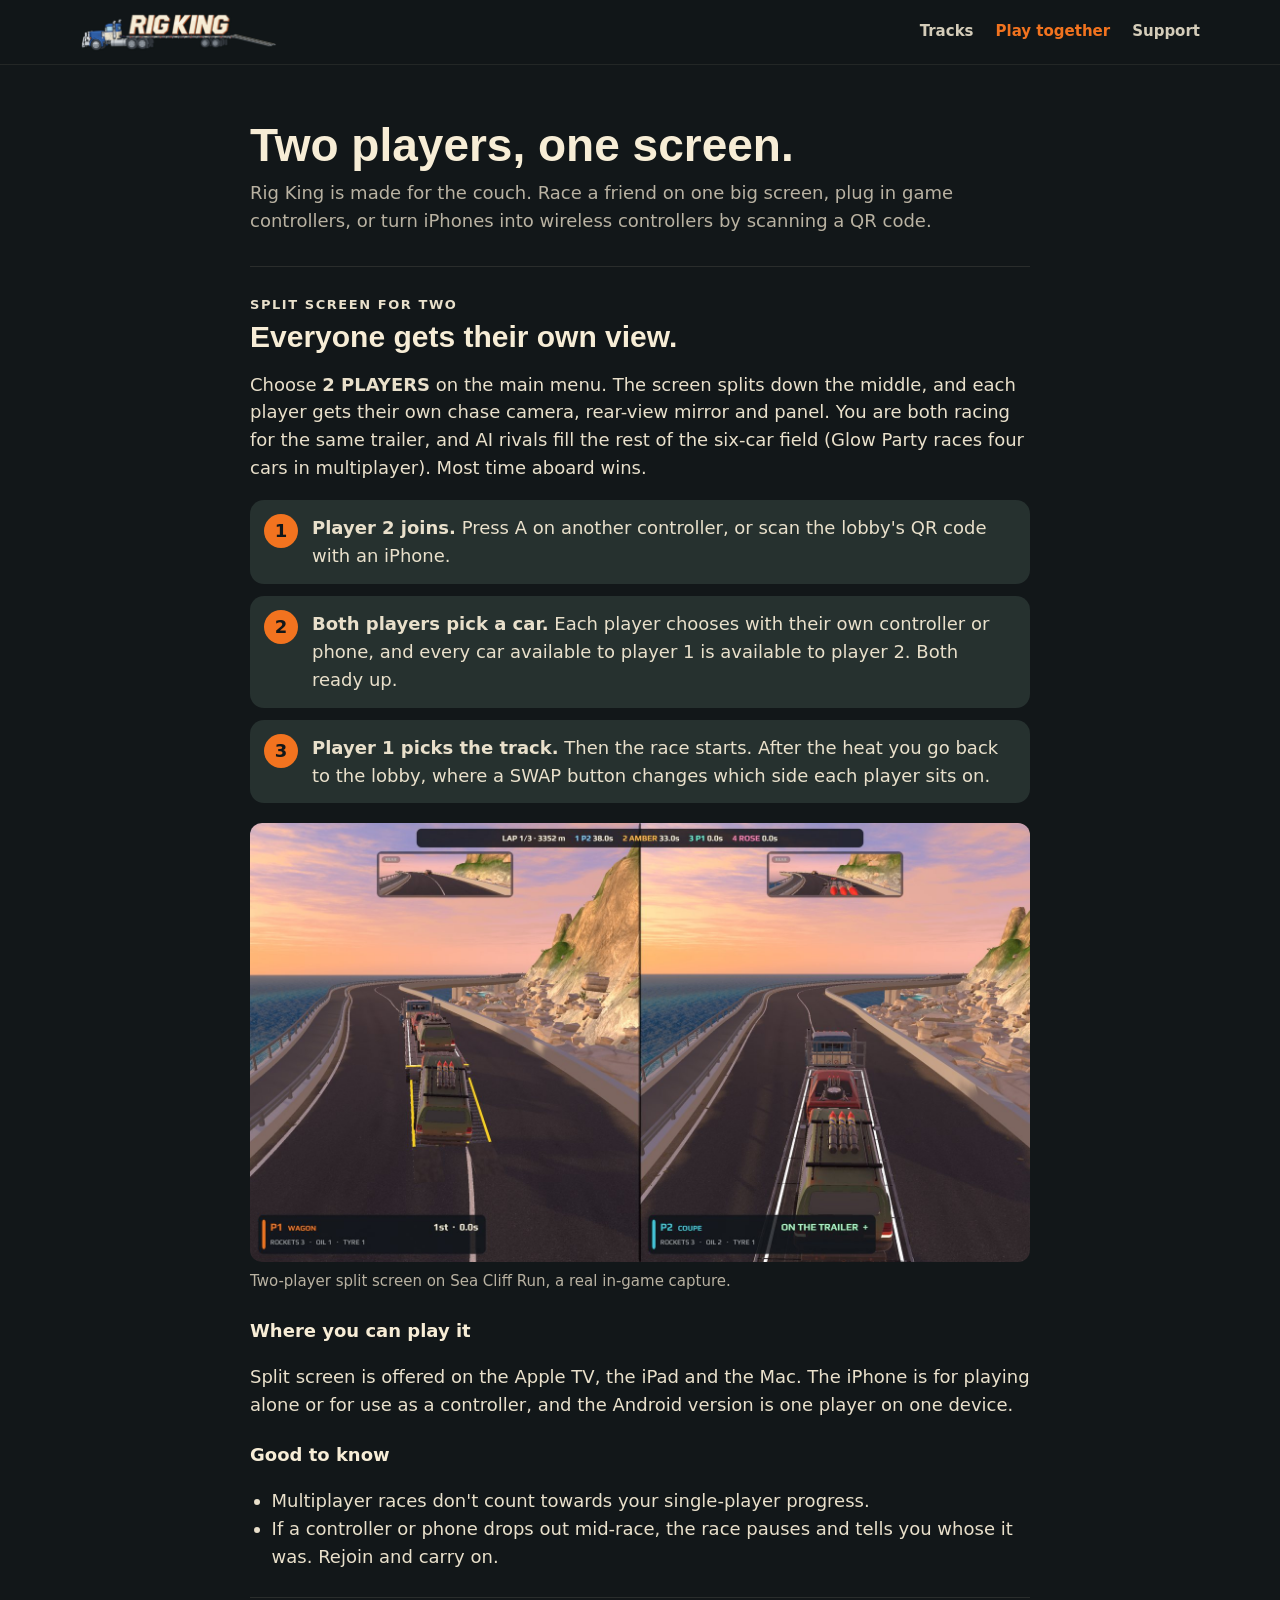
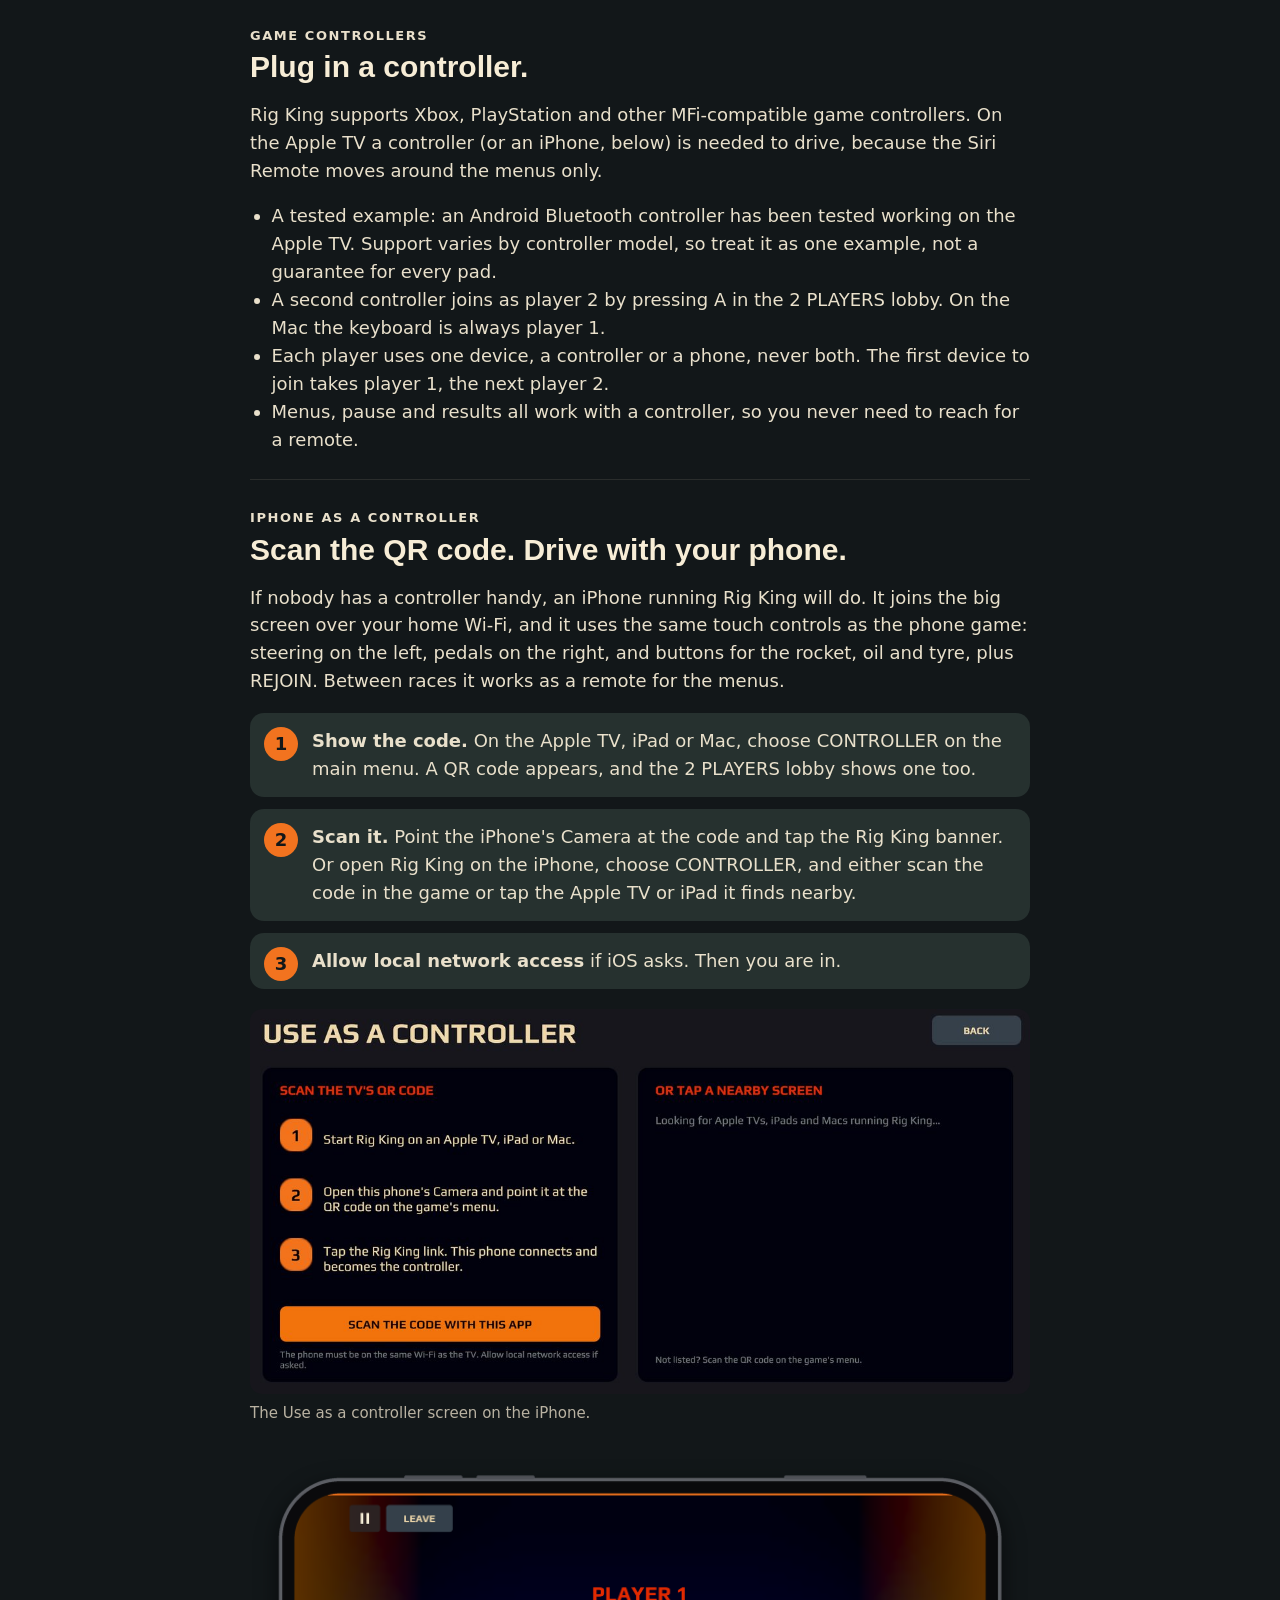
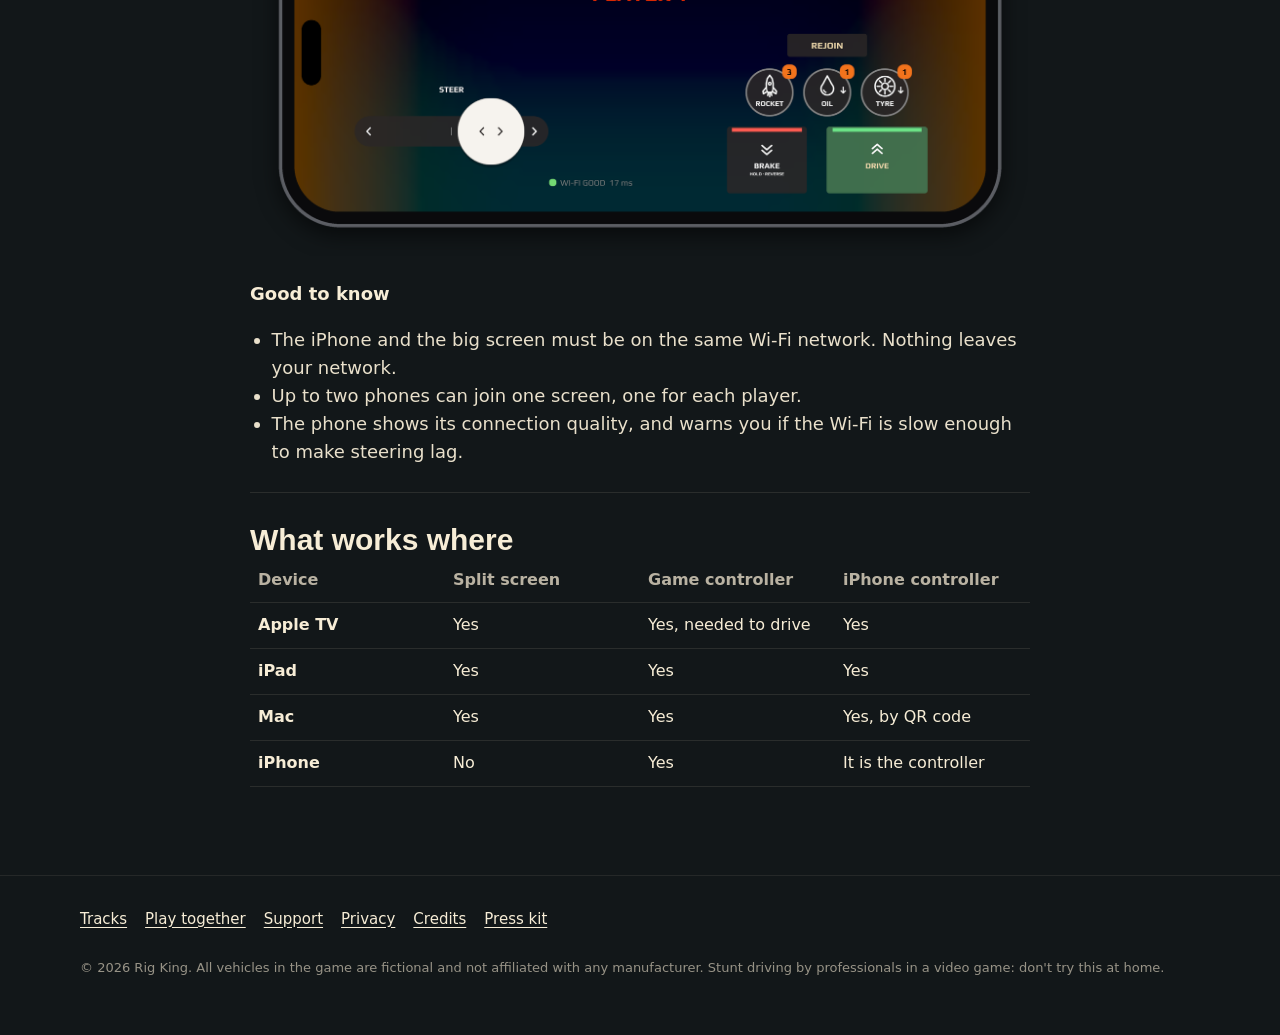
<file: play-together/index.html>
<!doctype html>
<html lang="en-AU">
<head>
  <meta charset="utf-8">
  <meta name="viewport" content="width=device-width, initial-scale=1">
  <title>Play together · Rig King</title>
  <meta name="description" content="Race a friend on one screen with two-player split screen on Apple TV, iPad and Mac, use any game controller, or turn an iPhone into a wireless controller by scanning a QR code.">
  <meta name="theme-color" content="#121719">
  <link rel="icon" href="/assets/favicon.png" type="image/png">
  <link rel="stylesheet" href="/assets/style.css">
</head>
<body>
  <header class="site-header">
    <div class="wrap">
      <a class="brand" href="/" aria-label="Rig King home"><img src="/assets/logo-400.png" srcset="/assets/logo-400.png 400w, /assets/logo-800.png 800w" sizes="(max-width: 620px) 158px, 197px" alt="Rig King" width="197" height="40"></a>
      <nav class="nav" aria-label="Main">
        <a href="/tracks/">Tracks</a>
        <a href="/play-together/" aria-current="page">Play together</a>
        <a href="/support/">Support</a>
      </nav>
    </div>
  </header>

  <main class="page">
    <div class="wrap">
      <h1>Two players, one screen.</h1>
      <p class="updated">Rig King is made for the couch. Race a friend on one big screen, plug in game controllers, or turn iPhones into wireless controllers by scanning a QR code.</p>

      <section class="track" id="split-screen">
        <p class="kicker">Split screen for two</p>
        <h2>Everyone gets their own view.</h2>
        <p>Choose <b>2 PLAYERS</b> on the main menu. The screen splits down the middle, and each player gets their own chase camera, rear-view mirror and panel. You are both racing for the same trailer, and AI rivals fill the rest of the six-car field (Glow Party races four cars in multiplayer). Most time aboard wins.</p>
        <ol class="steps">
          <li><b>Player 2 joins.</b> Press A on another controller, or scan the lobby's QR code with an iPhone.</li>
          <li><b>Both players pick a car.</b> Each player chooses with their own controller or phone, and every car available to player 1 is available to player 2. Both ready up.</li>
          <li><b>Player 1 picks the track.</b> Then the race starts. After the heat you go back to the lobby, where a SWAP button changes which side each player sits on.</li>
        </ol>
        <figure class="shot">
          <img src="/assets/shots/split-screen.jpg" alt="Two-player split screen on Sea Cliff Run at sunset: on the left a wagon drives up the rear ramps onto the trailer, on the right a coupe and a wagon ride the deck, each half with its own rear-view mirror and player panel" loading="lazy" width="1600" height="900">
          <figcaption>Two-player split screen on Sea Cliff Run, a real in-game capture.</figcaption>
        </figure>
        <h3>Where you can play it</h3>
        <p>Split screen is offered on the Apple TV, the iPad and the Mac. The iPhone is for playing alone or for use as a controller, and the Android version is one player on one device.</p>
        <h3>Good to know</h3>
        <ul>
          <li>Multiplayer races don't count towards your single-player progress.</li>
          <li>If a controller or phone drops out mid-race, the race pauses and tells you whose it was. Rejoin and carry on.</li>
        </ul>
      </section>

      <section class="track" id="controllers">
        <p class="kicker">Game controllers</p>
        <h2>Plug in a controller.</h2>
        <p>Rig King supports Xbox, PlayStation and other MFi-compatible game controllers. On the Apple TV a controller (or an iPhone, below) is needed to drive, because the Siri Remote moves around the menus only.</p>
        <ul>
          <li>A tested example: an Android Bluetooth controller has been tested working on the Apple TV. Support varies by controller model, so treat it as one example, not a guarantee for every pad.</li>
          <li>A second controller joins as player 2 by pressing A in the 2 PLAYERS lobby. On the Mac the keyboard is always player 1.</li>
          <li>Each player uses one device, a controller or a phone, never both. The first device to join takes player 1, the next player 2.</li>
          <li>Menus, pause and results all work with a controller, so you never need to reach for a remote.</li>
        </ul>
      </section>

      <section class="track" id="phone-controller">
        <p class="kicker">iPhone as a controller</p>
        <h2>Scan the QR code. Drive with your phone.</h2>
        <p>If nobody has a controller handy, an iPhone running Rig King will do. It joins the big screen over your home Wi-Fi, and it uses the same touch controls as the phone game: steering on the left, pedals on the right, and buttons for the rocket, oil and tyre, plus REJOIN. Between races it works as a remote for the menus.</p>
        <ol class="steps">
          <li><b>Show the code.</b> On the Apple TV, iPad or Mac, choose CONTROLLER on the main menu. A QR code appears, and the 2 PLAYERS lobby shows one too.</li>
          <li><b>Scan it.</b> Point the iPhone's Camera at the code and tap the Rig King banner. Or open Rig King on the iPhone, choose CONTROLLER, and either scan the code in the game or tap the Apple TV or iPad it finds nearby.</li>
          <li><b>Allow local network access</b> if iOS asks. Then you are in.</li>
        </ol>
        <figure class="shot">
          <img src="/assets/shots/use-as-controller.jpg" alt="The Use as a controller screen on an iPhone: three steps for scanning the TV's QR code with the Camera, a button to scan the code with the game, and a list of nearby screens" loading="lazy" width="1200" height="593">
          <figcaption>The Use as a controller screen on the iPhone.</figcaption>
        </figure>
        <figure class="shot">
          <img src="/assets/shots/phone-controller-racing.png" alt="An iPhone in landscape showing its controller screen while racing: a steering slider on the left, BRAKE and DRIVE pedals on the right, rocket, oil and tyre buttons, REJOIN and pause, and a Wi-Fi quality readout" loading="lazy" width="1600" height="835">
        </figure>
        <h3>Good to know</h3>
        <ul>
          <li>The iPhone and the big screen must be on the same Wi-Fi network. Nothing leaves your network.</li>
          <li>Up to two phones can join one screen, one for each player.</li>
          <li>The phone shows its connection quality, and warns you if the Wi-Fi is slow enough to make steering lag.</li>
        </ul>
      </section>

      <section class="track" id="what-works">
        <h2>What works where</h2>
        <table>
          <caption class="sr-only">Multiplayer options by device</caption>
          <thead><tr><th scope="col">Device</th><th scope="col">Split screen</th><th scope="col">Game controller</th><th scope="col">iPhone controller</th></tr></thead>
          <tbody>
            <tr><th scope="row">Apple TV</th><td>Yes</td><td>Yes, needed to drive</td><td>Yes</td></tr>
            <tr><th scope="row">iPad</th><td>Yes</td><td>Yes</td><td>Yes</td></tr>
            <tr><th scope="row">Mac</th><td>Yes</td><td>Yes</td><td>Yes, by QR code</td></tr>
            <tr><th scope="row">iPhone</th><td>No</td><td>Yes</td><td>It is the controller</td></tr>
          </tbody>
        </table>
      </section>

    </div>
  </main>

  <footer class="site-footer">
    <div class="wrap">
      <nav aria-label="Footer">
        <a href="/tracks/">Tracks</a>
        <a href="/play-together/">Play together</a>
        <a href="/support/">Support</a>
        <a href="/privacy/">Privacy</a>
        <a href="/credits/">Credits</a>
        <a href="/press/">Press kit</a>
      </nav>
      <p class="legal">© 2026 Rig King. All vehicles in the game are fictional and not affiliated with any manufacturer. Stunt driving by professionals in a video game: don't try this at home.</p>
    </div>
  </footer>
</body>
</html>
</file>
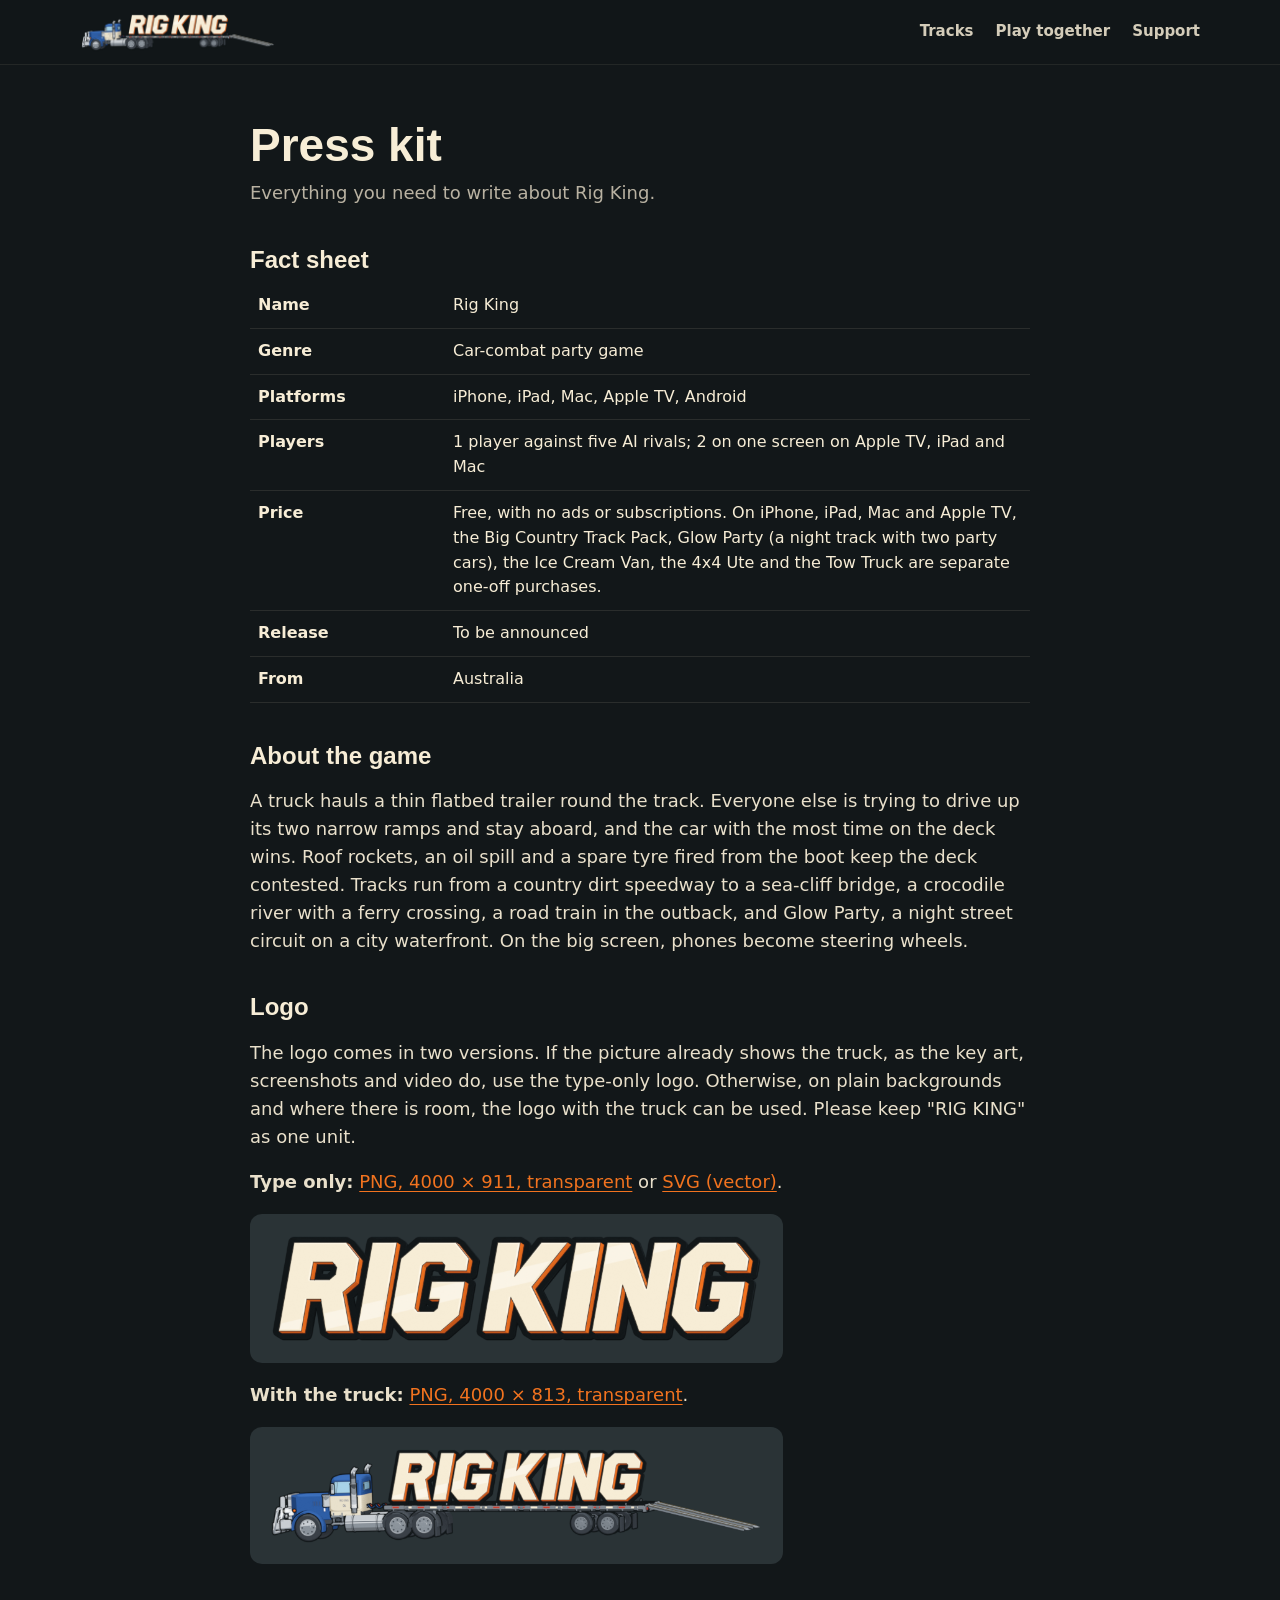
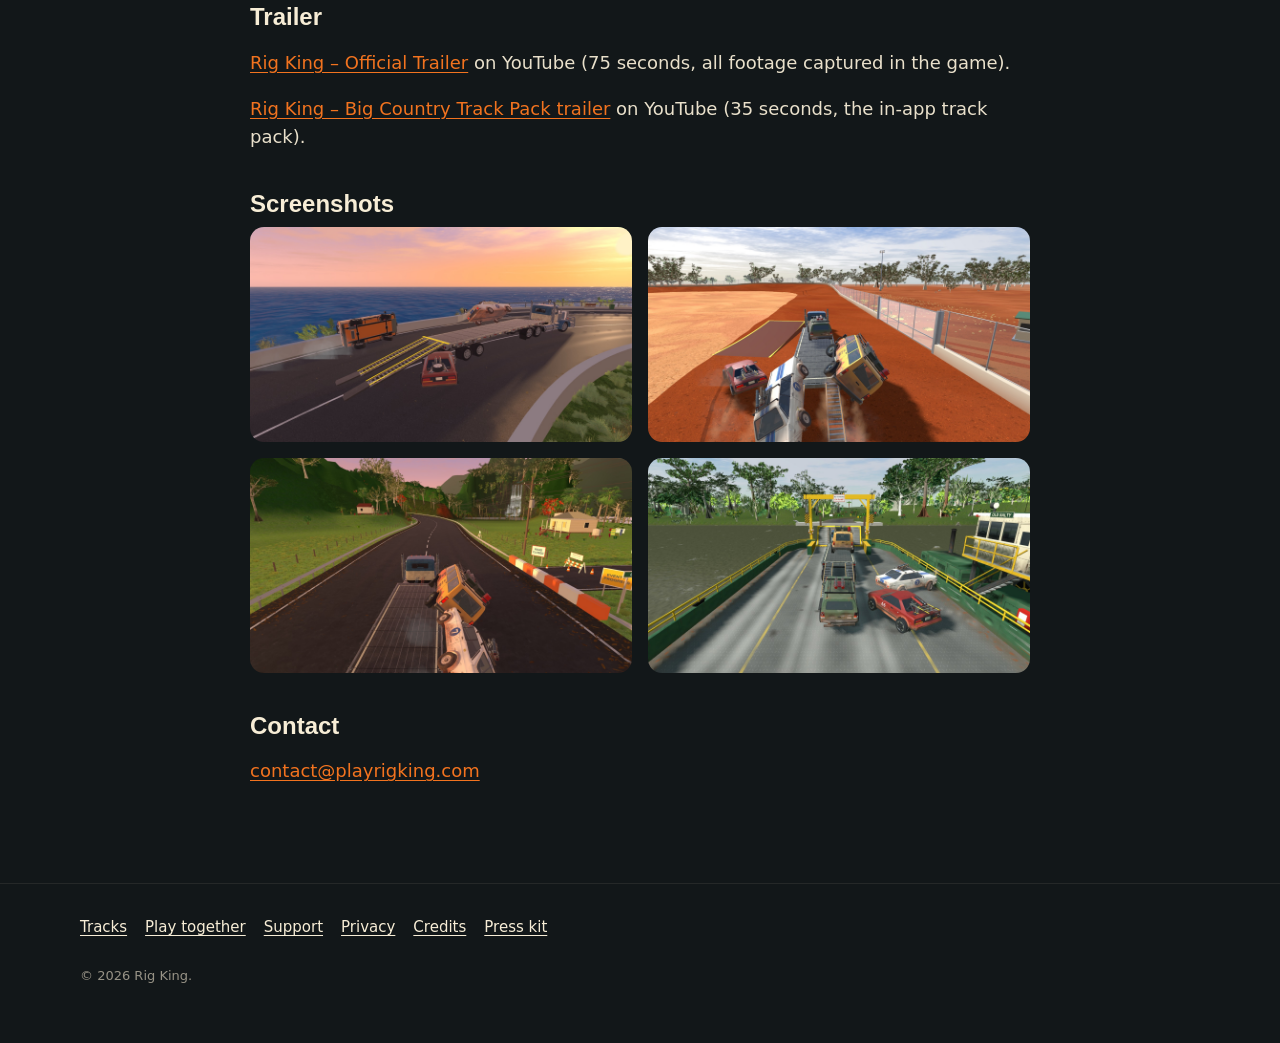
<file: press/index.html>
<!doctype html>
<html lang="en-AU">
<head>
  <meta charset="utf-8">
  <meta name="viewport" content="width=device-width, initial-scale=1">
  <title>Press kit · Rig King</title>
  <meta name="description" content="Rig King press kit: fact sheet, logo and screenshots.">
  <meta name="theme-color" content="#121719">
  <link rel="icon" href="/assets/favicon.png" type="image/png">
  <link rel="stylesheet" href="/assets/style.css">
</head>
<body>
  <header class="site-header">
    <div class="wrap">
      <a class="brand" href="/" aria-label="Rig King home"><img src="/assets/logo-400.png" srcset="/assets/logo-400.png 400w, /assets/logo-800.png 800w" sizes="(max-width: 620px) 158px, 197px" alt="Rig King" width="197" height="40"></a>
      <nav class="nav" aria-label="Main">
        <a href="/tracks/">Tracks</a>
        <a href="/play-together/">Play together</a>
        <a href="/support/">Support</a>
      </nav>
    </div>
  </header>

  <main class="page">
    <div class="wrap">
      <h1>Press kit</h1>
      <p class="updated">Everything you need to write about Rig King.</p>

      <h2>Fact sheet</h2>
      <table>
        <tr><th>Name</th><td>Rig King</td></tr>
        <tr><th>Genre</th><td>Car-combat party game</td></tr>
        <tr><th>Platforms</th><td>iPhone, iPad, Mac, Apple TV, Android</td></tr>
        <tr><th>Players</th><td>1 player against five AI rivals; 2 on one screen on Apple TV, iPad and Mac</td></tr>
        <tr><th>Price</th><td>Free, with no ads or subscriptions. On iPhone, iPad, Mac and Apple TV, the Big Country Track Pack, Glow Party (a night track with two party cars), the Ice Cream Van, the 4x4 Ute and the Tow Truck are separate one-off purchases.</td></tr>
        <tr><th>Release</th><td>To be announced</td></tr>
        <tr><th>From</th><td>Australia</td></tr>
      </table>

      <h2>About the game</h2>
      <p>A truck hauls a thin flatbed trailer round the track. Everyone else is trying to drive up its two narrow ramps and stay aboard, and the car with the most time on the deck wins. Roof rockets, an oil spill and a spare tyre fired from the boot keep the deck contested. Tracks run from a country dirt speedway to a sea-cliff bridge, a crocodile river with a ferry crossing, a road train in the outback, and Glow Party, a night street circuit on a city waterfront. On the big screen, phones become steering wheels.</p>

      <h2>Logo</h2>
      <p>The logo comes in two versions. If the picture already shows the truck, as the key art, screenshots and video do, use the type-only logo. Otherwise, on plain backgrounds and where there is room, the logo with the truck can be used. Please keep "RIG KING" as one unit.</p>
      <p><strong>Type only:</strong> <a href="/assets/rig-king-logo-type.png" download>PNG, 4000 × 911, transparent</a> or <a href="/assets/rig-king-logo-type.svg" download>SVG (vector)</a>.</p>
      <img src="/assets/logo-type-800.png" srcset="/assets/logo-type-800.png 800w, /assets/rig-king-logo-type.png 4000w" sizes="(max-width: 620px) 90vw, 533px" alt="Rig King logo, type only" width="533" height="121" class="logo-plate">
      <p><strong>With the truck:</strong> <a href="/assets/rig-king-logo.png" download>PNG, 4000 × 813, transparent</a>.</p>
      <img src="/assets/logo-800.png" srcset="/assets/logo-800.png 800w, /assets/rig-king-logo.png 4000w" sizes="(max-width: 620px) 90vw, 533px" alt="Rig King logo with the truck" width="533" height="108" class="logo-plate">

      <h2>Trailer</h2>
      <p><a href="https://www.youtube.com/watch?v=yVGR1TLm5v8">Rig King – Official Trailer</a> on YouTube (75 seconds, all footage captured in the game).</p>
      <p><a href="https://www.youtube.com/watch?v=cwl97lJ0p6M">Rig King – Big Country Track Pack trailer</a> on YouTube (35 seconds, the in-app track pack).</p>

      <h2>Screenshots</h2>
      <div class="shots">
        <a href="/assets/shots/track2.jpg"><img src="/assets/shots/track2.jpg" alt="Sea Cliff Run" loading="lazy" width="1600" height="900"></a>
        <a href="/assets/shots/track0.jpg"><img src="/assets/shots/track0.jpg" alt="Dusty Creek Speedway" loading="lazy" width="1600" height="900"></a>
        <a href="/assets/shots/track1.jpg"><img src="/assets/shots/track1.jpg" alt="Nightcap Drive" loading="lazy" width="1600" height="900"></a>
        <a href="/assets/shots/track3.jpg"><img src="/assets/shots/track3.jpg" alt="Croc River Run" loading="lazy" width="1600" height="900"></a>
      </div>

      <h2>Contact</h2>
      <p><a href="mailto:contact@playrigking.com">contact@playrigking.com</a></p>
    </div>
  </main>

  <footer class="site-footer">
    <div class="wrap">
      <nav aria-label="Footer">
        <a href="/tracks/">Tracks</a>
        <a href="/play-together/">Play together</a>
        <a href="/support/">Support</a>
        <a href="/privacy/">Privacy</a>
        <a href="/credits/">Credits</a>
        <a href="/press/">Press kit</a>
      </nav>
      <p class="legal">© 2026 Rig King.</p>
    </div>
  </footer>
</body>
</html>
</file>
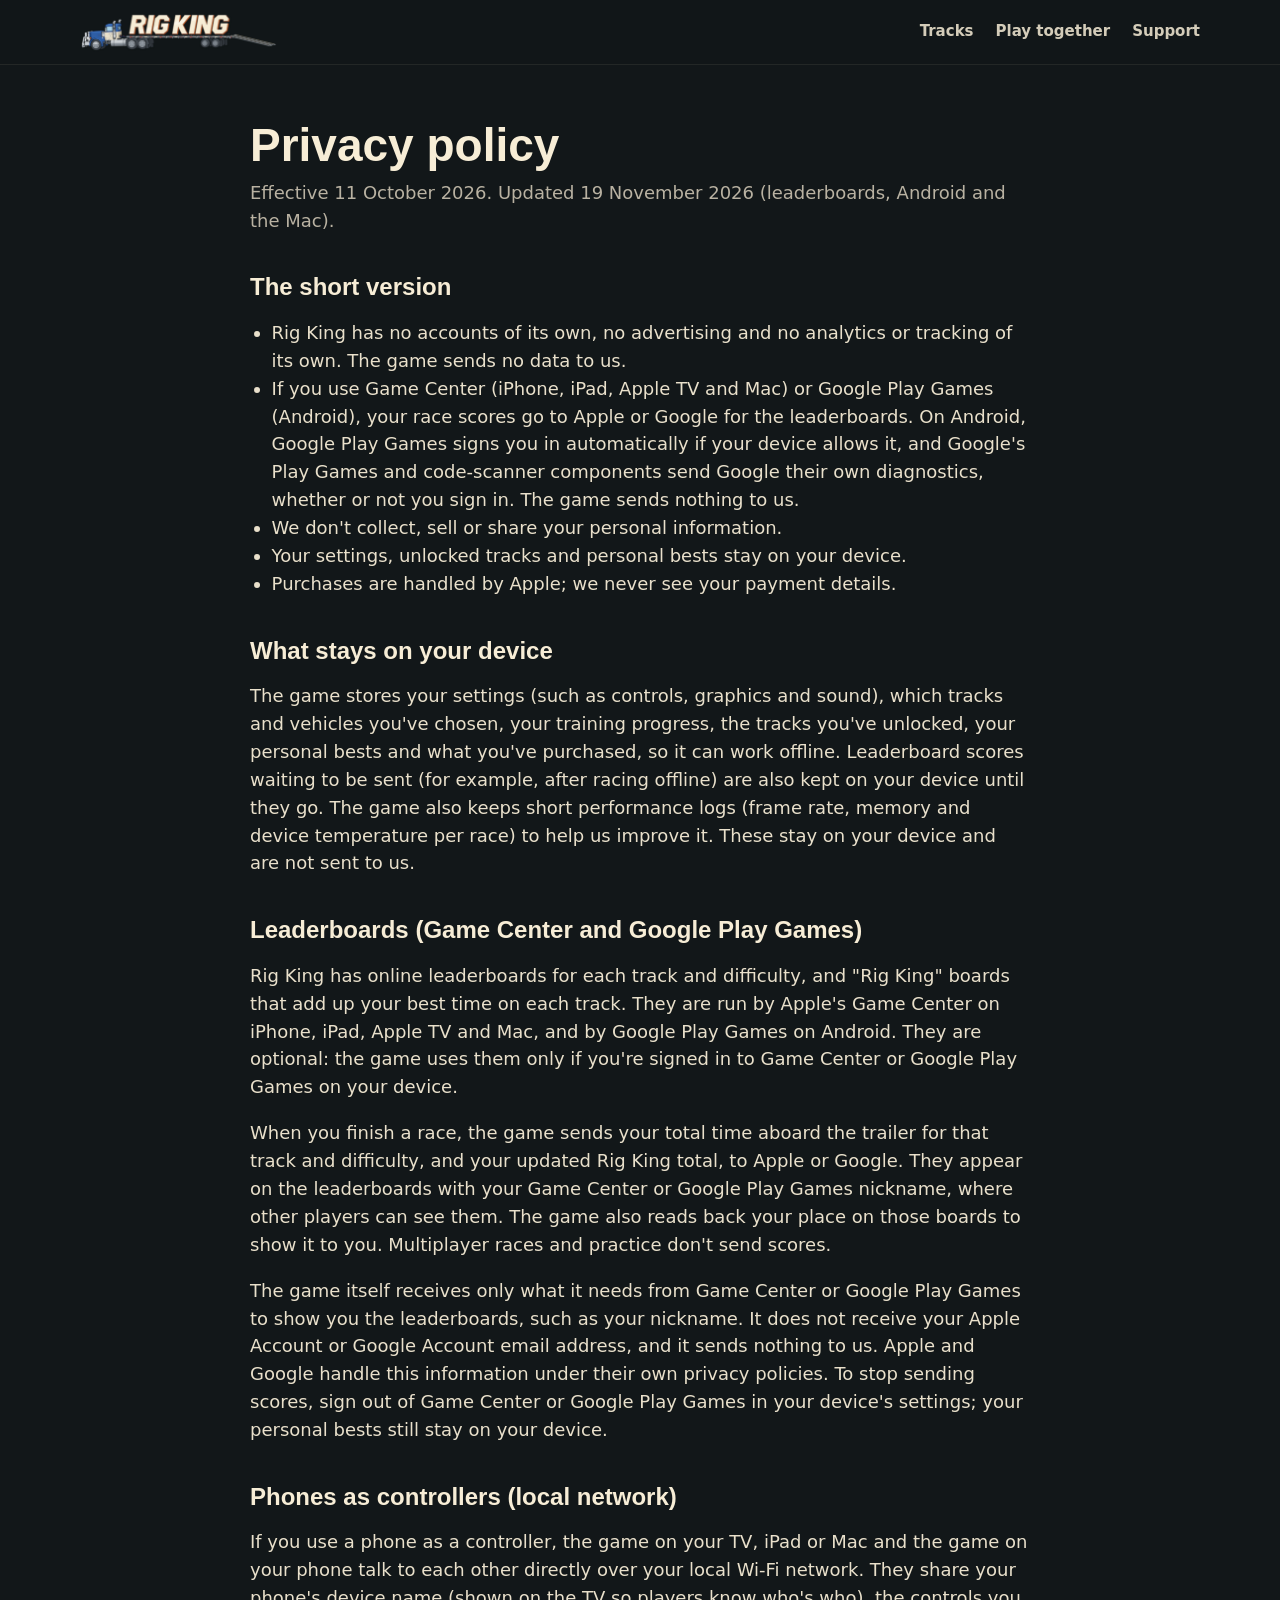
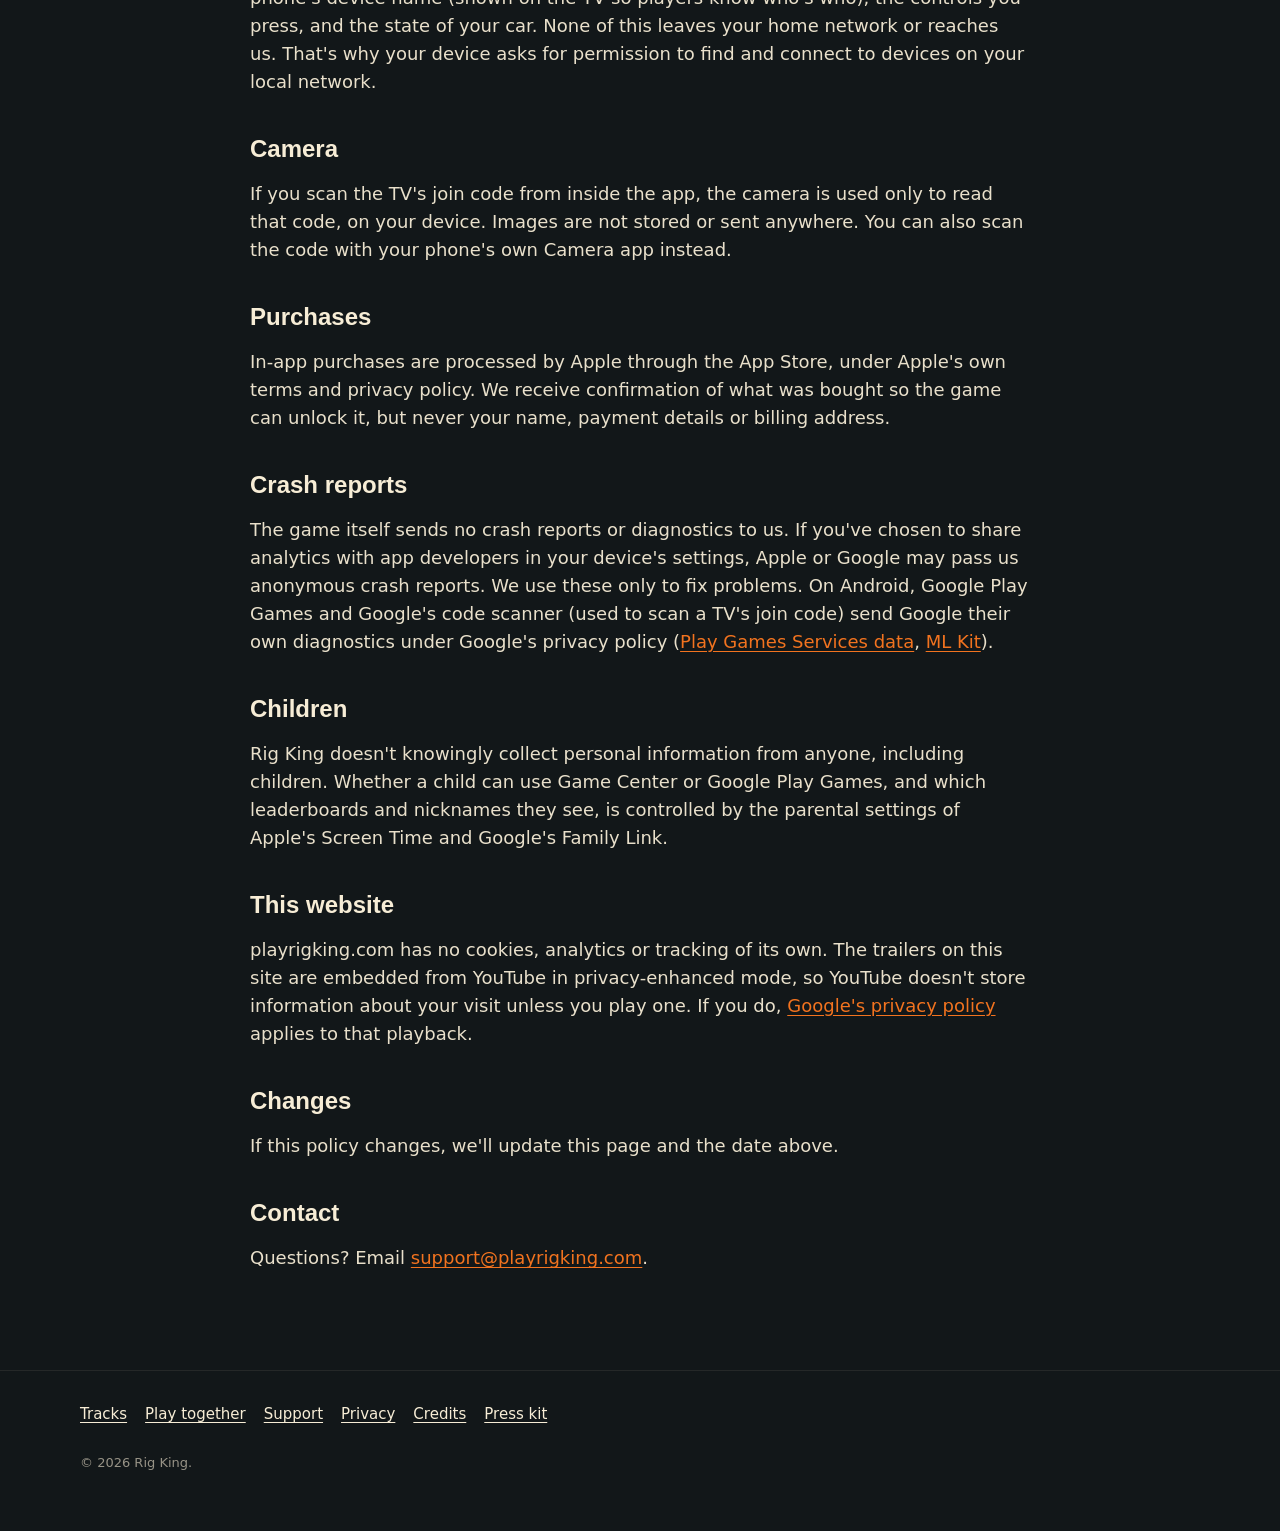
<file: privacy/index.html>
<!doctype html>
<html lang="en-AU">
<head>
  <meta charset="utf-8">
  <meta name="viewport" content="width=device-width, initial-scale=1">
  <title>Privacy policy · Rig King</title>
  <meta name="description" content="Rig King's privacy policy: no accounts of our own, no ads, no tracking. Leaderboard scores go to Game Center or Google Play Games only if you sign in.">
  <meta name="theme-color" content="#121719">
  <link rel="icon" href="/assets/favicon.png" type="image/png">
  <link rel="stylesheet" href="/assets/style.css">
</head>
<body>
  <header class="site-header">
    <div class="wrap">
      <a class="brand" href="/" aria-label="Rig King home"><img src="/assets/logo-400.png" srcset="/assets/logo-400.png 400w, /assets/logo-800.png 800w" sizes="(max-width: 620px) 158px, 197px" alt="Rig King" width="197" height="40"></a>
      <nav class="nav" aria-label="Main">
        <a href="/tracks/">Tracks</a>
        <a href="/play-together/">Play together</a>
        <a href="/support/">Support</a>
      </nav>
    </div>
  </header>

  <main class="page">
    <div class="wrap">
      <h1>Privacy policy</h1>
      <p class="updated">Effective 11 October 2026. Updated 19 November 2026 (leaderboards, Android and the Mac).</p>

      <h2>The short version</h2>
      <ul>
        <li>Rig King has no accounts of its own, no advertising and no analytics or tracking of its own. The game sends no data to us.</li>
        <li>If you use Game Center (iPhone, iPad, Apple TV and Mac) or Google Play Games (Android), your race scores go to Apple or Google for the leaderboards. On Android, Google Play Games signs you in automatically if your device allows it, and Google's Play Games and code-scanner components send Google their own diagnostics, whether or not you sign in. The game sends nothing to us.</li>
        <li>We don't collect, sell or share your personal information.</li>
        <li>Your settings, unlocked tracks and personal bests stay on your device.</li>
        <li>Purchases are handled by Apple; we never see your payment details.</li>
      </ul>

      <h2>What stays on your device</h2>
      <p>The game stores your settings (such as controls, graphics and sound), which tracks and vehicles you've chosen, your training progress, the tracks you've unlocked, your personal bests and what you've purchased, so it can work offline. Leaderboard scores waiting to be sent (for example, after racing offline) are also kept on your device until they go. The game also keeps short performance logs (frame rate, memory and device temperature per race) to help us improve it. These stay on your device and are not sent to us.</p>

      <h2>Leaderboards (Game Center and Google Play Games)</h2>
      <p>Rig King has online leaderboards for each track and difficulty, and "Rig King" boards that add up your best time on each track. They are run by Apple's Game Center on iPhone, iPad, Apple TV and Mac, and by Google Play Games on Android. They are optional: the game uses them only if you're signed in to Game Center or Google Play Games on your device.</p>
      <p>When you finish a race, the game sends your total time aboard the trailer for that track and difficulty, and your updated Rig King total, to Apple or Google. They appear on the leaderboards with your Game Center or Google Play Games nickname, where other players can see them. The game also reads back your place on those boards to show it to you. Multiplayer races and practice don't send scores.</p>
      <p>The game itself receives only what it needs from Game Center or Google Play Games to show you the leaderboards, such as your nickname. It does not receive your Apple Account or Google Account email address, and it sends nothing to us. Apple and Google handle this information under their own privacy policies. To stop sending scores, sign out of Game Center or Google Play Games in your device's settings; your personal bests still stay on your device.</p>

      <h2>Phones as controllers (local network)</h2>
      <p>If you use a phone as a controller, the game on your TV, iPad or Mac and the game on your phone talk to each other directly over your local Wi-Fi network. They share your phone's device name (shown on the TV so players know who's who), the controls you press, and the state of your car. None of this leaves your home network or reaches us. That's why your device asks for permission to find and connect to devices on your local network.</p>

      <h2>Camera</h2>
      <p>If you scan the TV's join code from inside the app, the camera is used only to read that code, on your device. Images are not stored or sent anywhere. You can also scan the code with your phone's own Camera app instead.</p>

      <h2>Purchases</h2>
      <p>In-app purchases are processed by Apple through the App Store, under Apple's own terms and privacy policy. We receive confirmation of what was bought so the game can unlock it, but never your name, payment details or billing address.</p>

      <h2>Crash reports</h2>
      <p>The game itself sends no crash reports or diagnostics to us. If you've chosen to share analytics with app developers in your device's settings, Apple or Google may pass us anonymous crash reports. We use these only to fix problems. On Android, Google Play Games and Google's code scanner (used to scan a TV's join code) send Google their own diagnostics under Google's privacy policy (<a href="https://developer.android.com/games/pgs/data-collection">Play Games Services data</a>, <a href="https://developers.google.com/ml-kit/android-data-disclosure">ML Kit</a>).</p>

      <h2>Children</h2>
      <p>Rig King doesn't knowingly collect personal information from anyone, including children. Whether a child can use Game Center or Google Play Games, and which leaderboards and nicknames they see, is controlled by the parental settings of Apple's Screen Time and Google's Family Link.</p>

      <h2>This website</h2>
      <p>playrigking.com has no cookies, analytics or tracking of its own. The trailers on this site are embedded from YouTube in privacy-enhanced mode, so YouTube doesn't store information about your visit unless you play one. If you do, <a href="https://policies.google.com/privacy">Google's privacy policy</a> applies to that playback.</p>

      <h2>Changes</h2>
      <p>If this policy changes, we'll update this page and the date above.</p>

      <h2>Contact</h2>
      <p>Questions? Email <a href="mailto:support@playrigking.com">support@playrigking.com</a>.</p>
    </div>
  </main>

  <footer class="site-footer">
    <div class="wrap">
      <nav aria-label="Footer">
        <a href="/tracks/">Tracks</a>
        <a href="/play-together/">Play together</a>
        <a href="/support/">Support</a>
        <a href="/privacy/">Privacy</a>
        <a href="/credits/">Credits</a>
        <a href="/press/">Press kit</a>
      </nav>
      <p class="legal">© 2026 Rig King.</p>
    </div>
  </footer>
</body>
</html>
</file>
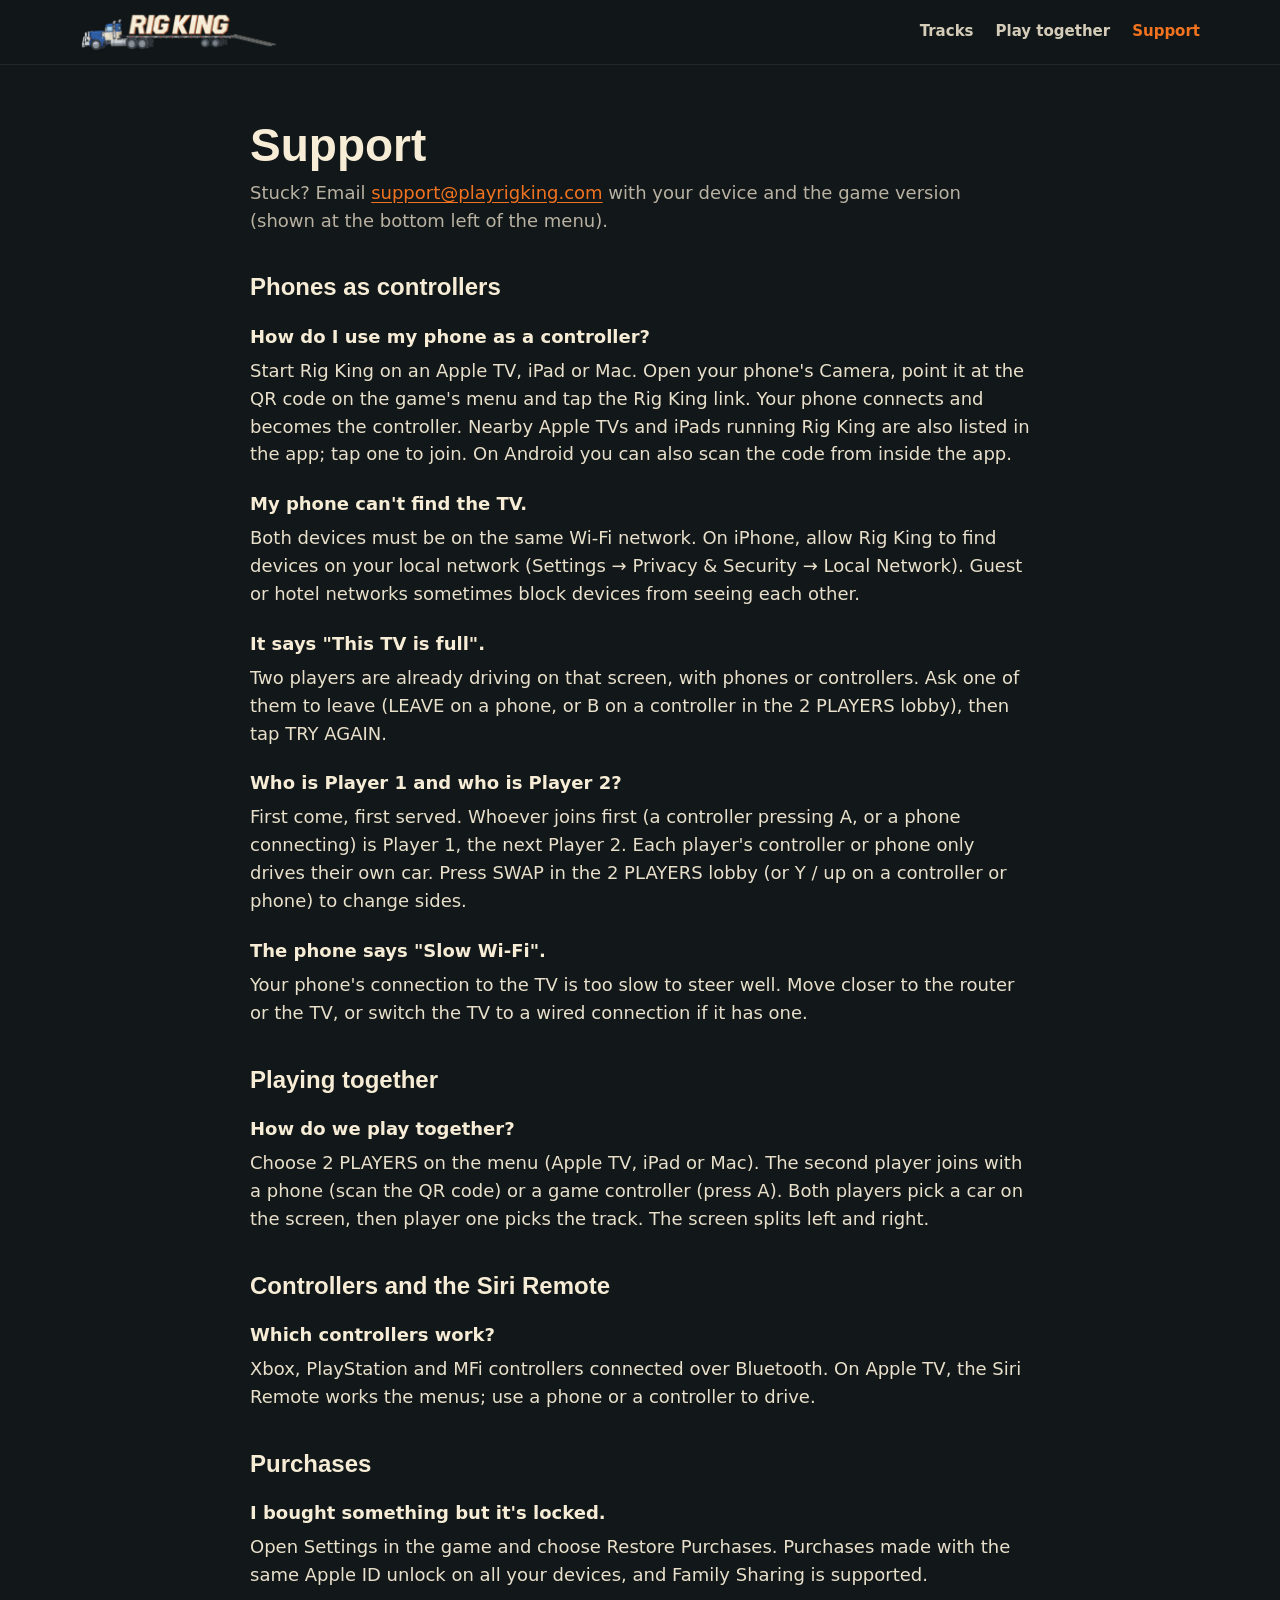
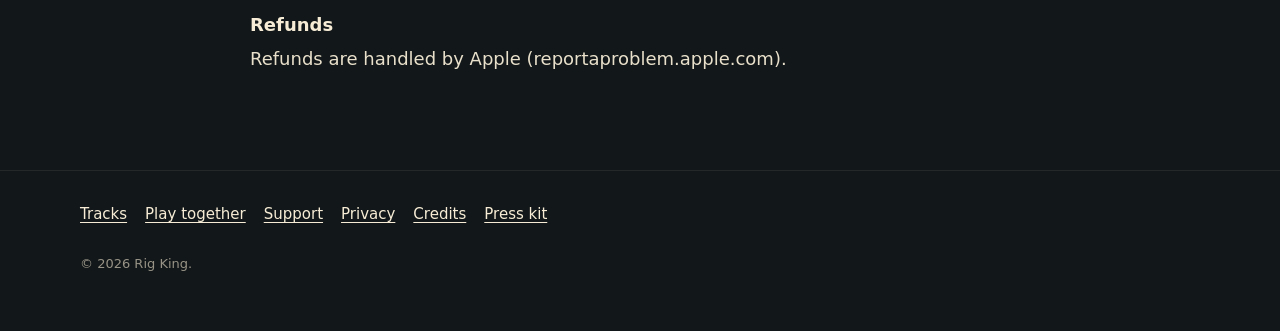
<file: support/index.html>
<!doctype html>
<html lang="en-AU">
<head>
  <meta charset="utf-8">
  <meta name="viewport" content="width=device-width, initial-scale=1">
  <title>Support · Rig King</title>
  <meta name="description" content="Help with Rig King: phones as controllers, two-player split screen, controllers and purchases.">
  <meta name="theme-color" content="#121719">
  <link rel="icon" href="/assets/favicon.png" type="image/png">
  <link rel="stylesheet" href="/assets/style.css">
</head>
<body>
  <header class="site-header">
    <div class="wrap">
      <a class="brand" href="/" aria-label="Rig King home"><img src="/assets/logo-400.png" srcset="/assets/logo-400.png 400w, /assets/logo-800.png 800w" sizes="(max-width: 620px) 158px, 197px" alt="Rig King" width="197" height="40"></a>
      <nav class="nav" aria-label="Main">
        <a href="/tracks/">Tracks</a>
        <a href="/play-together/">Play together</a>
        <a href="/support/" aria-current="page">Support</a>
      </nav>
    </div>
  </header>

  <main class="page">
    <div class="wrap">
      <h1>Support</h1>
      <p class="updated">Stuck? Email <a href="mailto:support@playrigking.com">support@playrigking.com</a> with your device and the game version (shown at the bottom left of the menu).</p>

      <h2>Phones as controllers</h2>
      <dl class="faq">
        <dt>How do I use my phone as a controller?</dt>
        <dd>Start Rig King on an Apple TV, iPad or Mac. Open your phone's Camera, point it at the QR code on the game's menu and tap the Rig King link. Your phone connects and becomes the controller. Nearby Apple TVs and iPads running Rig King are also listed in the app; tap one to join. On Android you can also scan the code from inside the app.</dd>
        <dt>My phone can't find the TV.</dt>
        <dd>Both devices must be on the same Wi-Fi network. On iPhone, allow Rig King to find devices on your local network (Settings → Privacy &amp; Security → Local Network). Guest or hotel networks sometimes block devices from seeing each other.</dd>
        <dt>It says "This TV is full".</dt>
        <dd>Two players are already driving on that screen, with phones or controllers. Ask one of them to leave (LEAVE on a phone, or B on a controller in the 2 PLAYERS lobby), then tap TRY AGAIN.</dd>
        <dt>Who is Player 1 and who is Player 2?</dt>
        <dd>First come, first served. Whoever joins first (a controller pressing A, or a phone connecting) is Player 1, the next Player 2. Each player's controller or phone only drives their own car. Press SWAP in the 2 PLAYERS lobby (or Y / up on a controller or phone) to change sides.</dd>
        <dt>The phone says "Slow Wi-Fi".</dt>
        <dd>Your phone's connection to the TV is too slow to steer well. Move closer to the router or the TV, or switch the TV to a wired connection if it has one.</dd>
      </dl>

      <h2>Playing together</h2>
      <dl class="faq">
        <dt>How do we play together?</dt>
        <dd>Choose 2 PLAYERS on the menu (Apple TV, iPad or Mac). The second player joins with a phone (scan the QR code) or a game controller (press A). Both players pick a car on the screen, then player one picks the track. The screen splits left and right.</dd>
      </dl>

      <h2>Controllers and the Siri Remote</h2>
      <dl class="faq">
        <dt>Which controllers work?</dt>
        <dd>Xbox, PlayStation and MFi controllers connected over Bluetooth. On Apple TV, the Siri Remote works the menus; use a phone or a controller to drive.</dd>
      </dl>

      <h2>Purchases</h2>
      <dl class="faq">
        <dt>I bought something but it's locked.</dt>
        <dd>Open Settings in the game and choose Restore Purchases. Purchases made with the same Apple ID unlock on all your devices, and Family Sharing is supported.</dd>
        <dt>Refunds</dt>
        <dd>Refunds are handled by Apple (reportaproblem.apple.com).</dd>
      </dl>
    </div>
  </main>

  <footer class="site-footer">
    <div class="wrap">
      <nav aria-label="Footer">
        <a href="/tracks/">Tracks</a>
        <a href="/play-together/">Play together</a>
        <a href="/support/">Support</a>
        <a href="/privacy/">Privacy</a>
        <a href="/credits/">Credits</a>
        <a href="/press/">Press kit</a>
      </nav>
      <p class="legal">© 2026 Rig King.</p>
    </div>
  </footer>
</body>
</html>
</file>
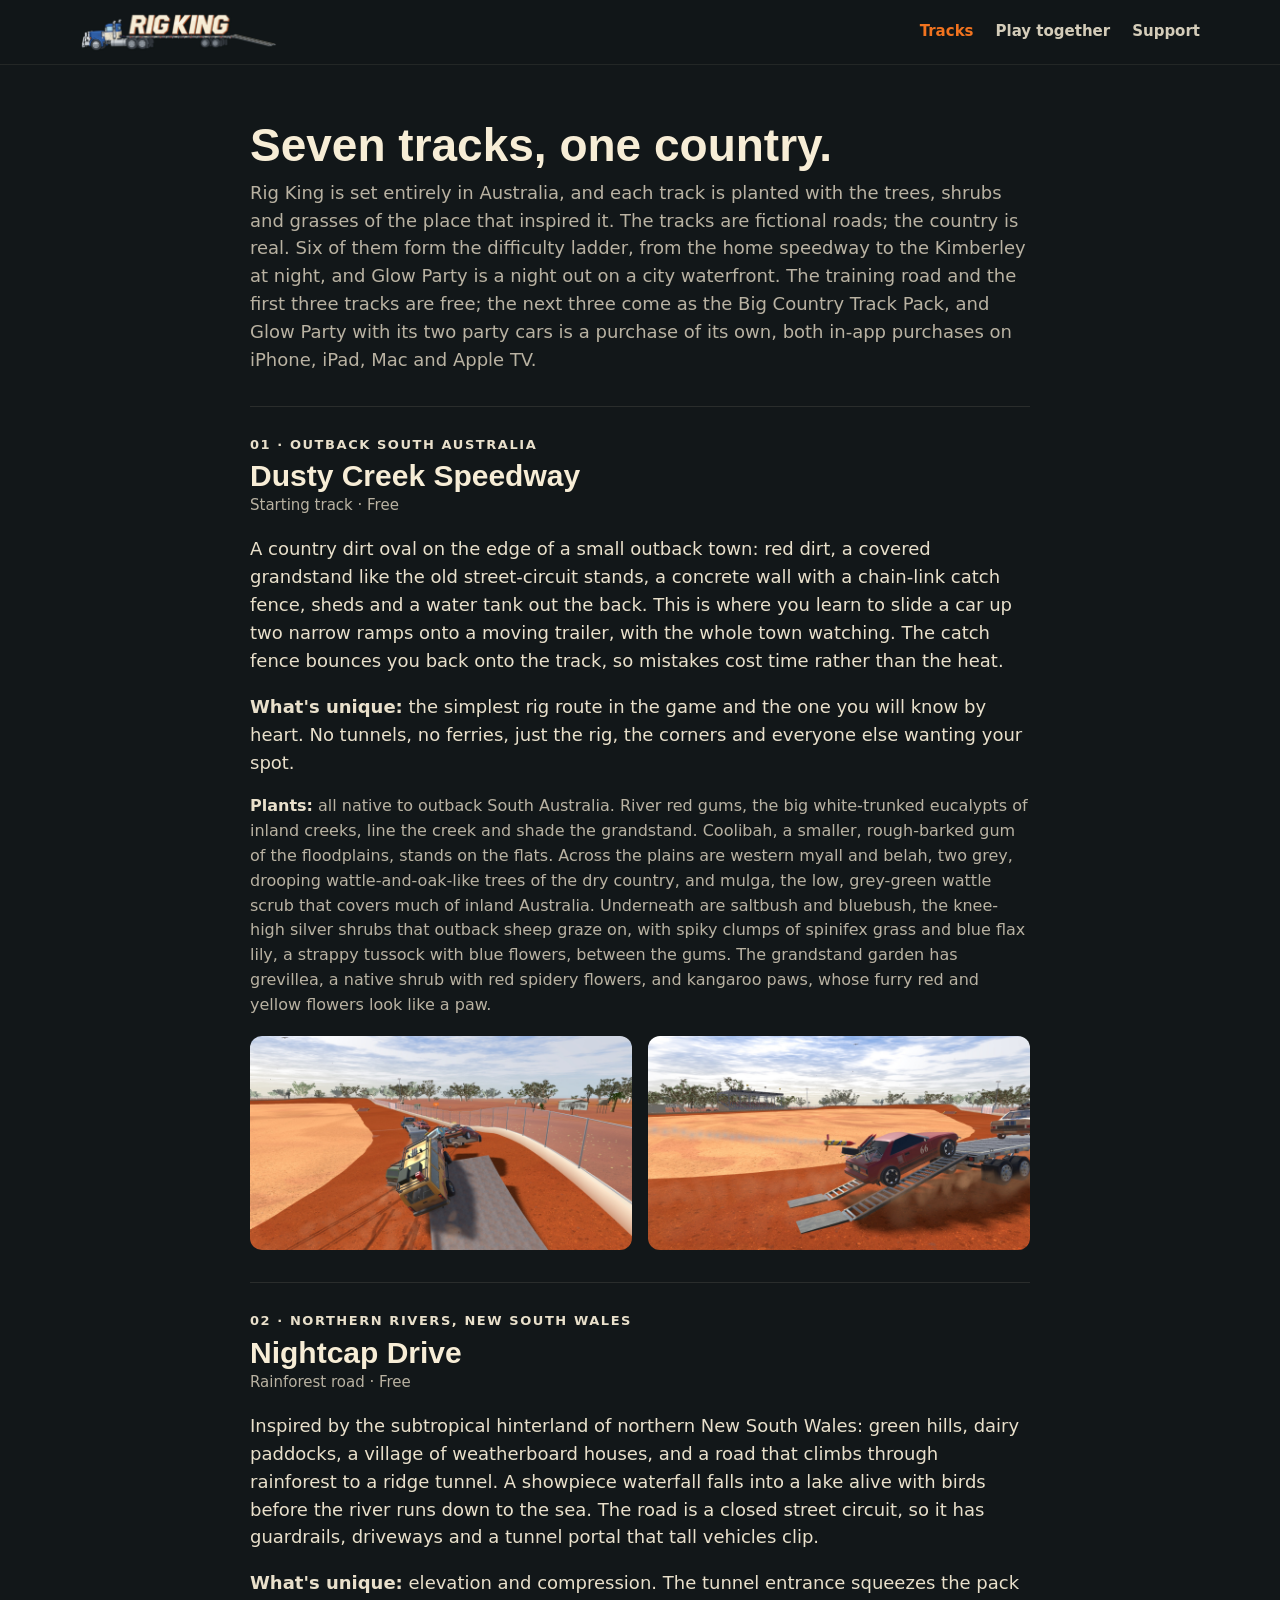
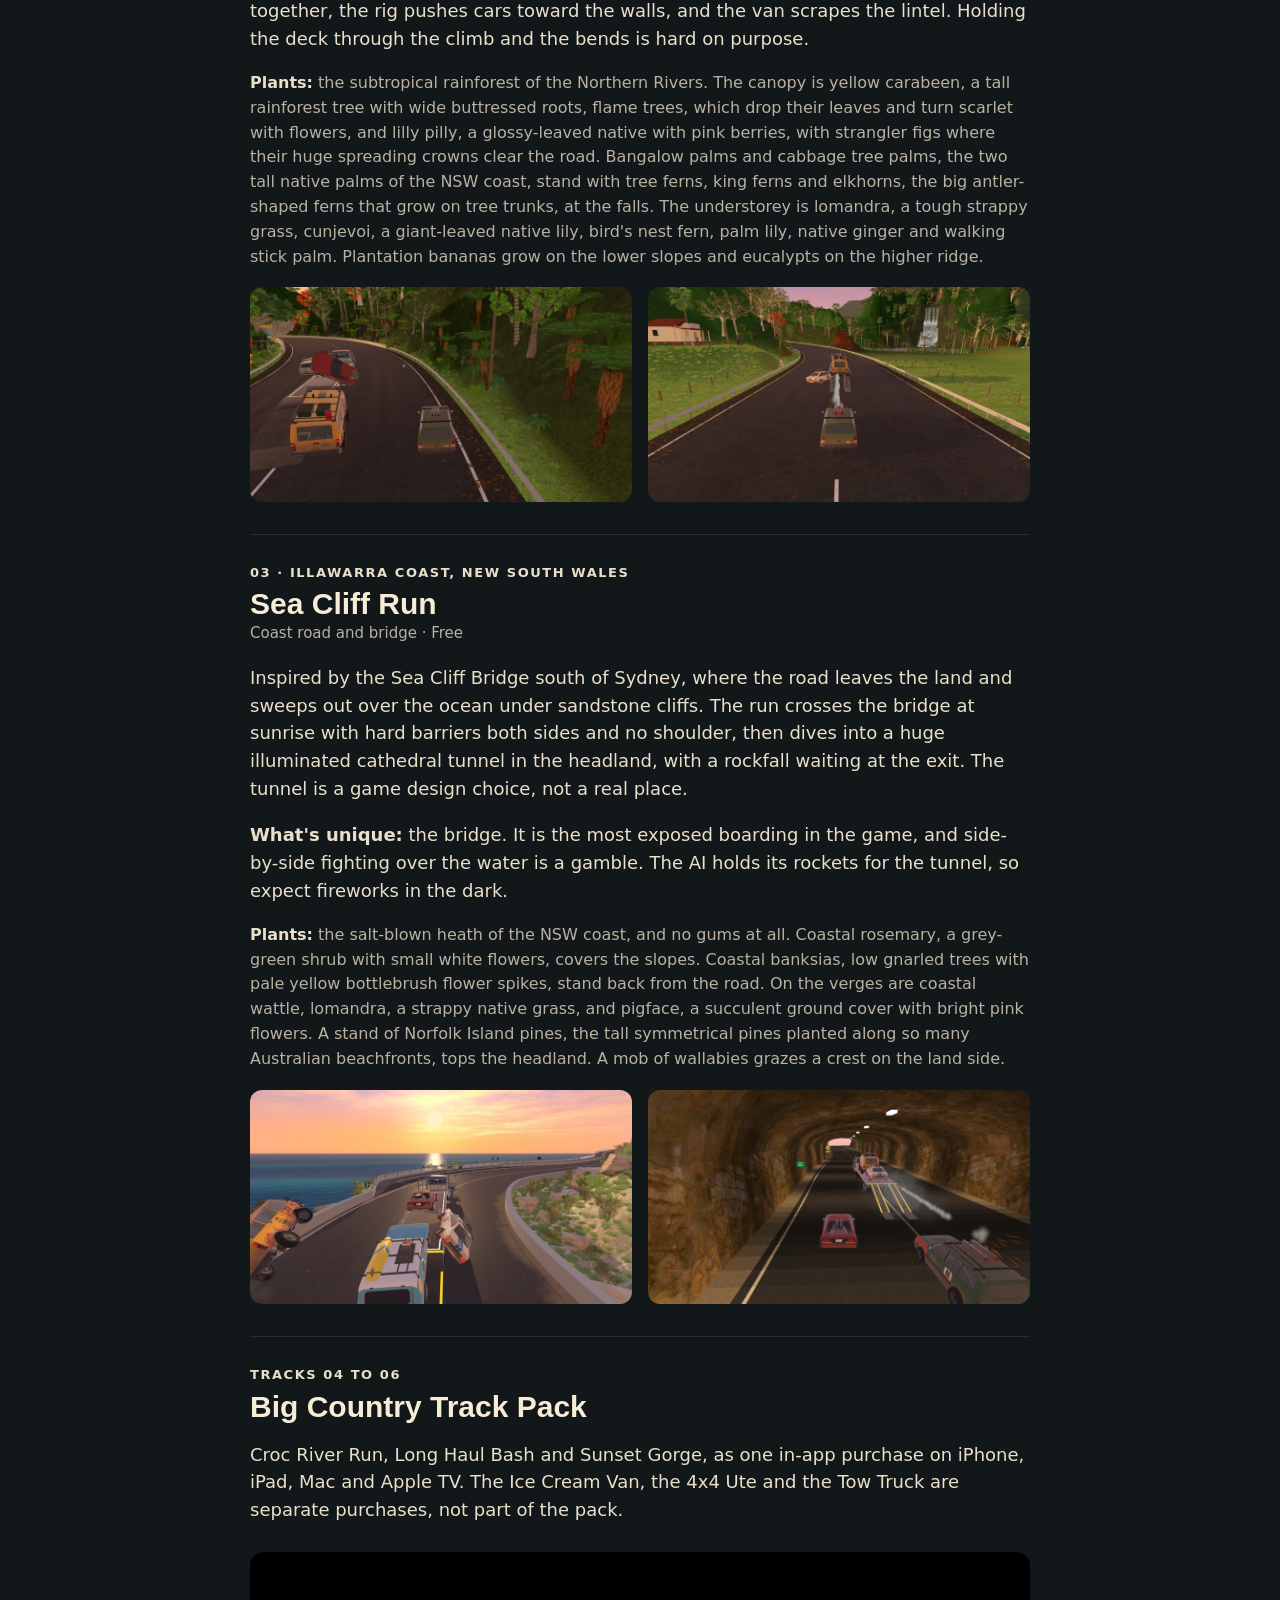
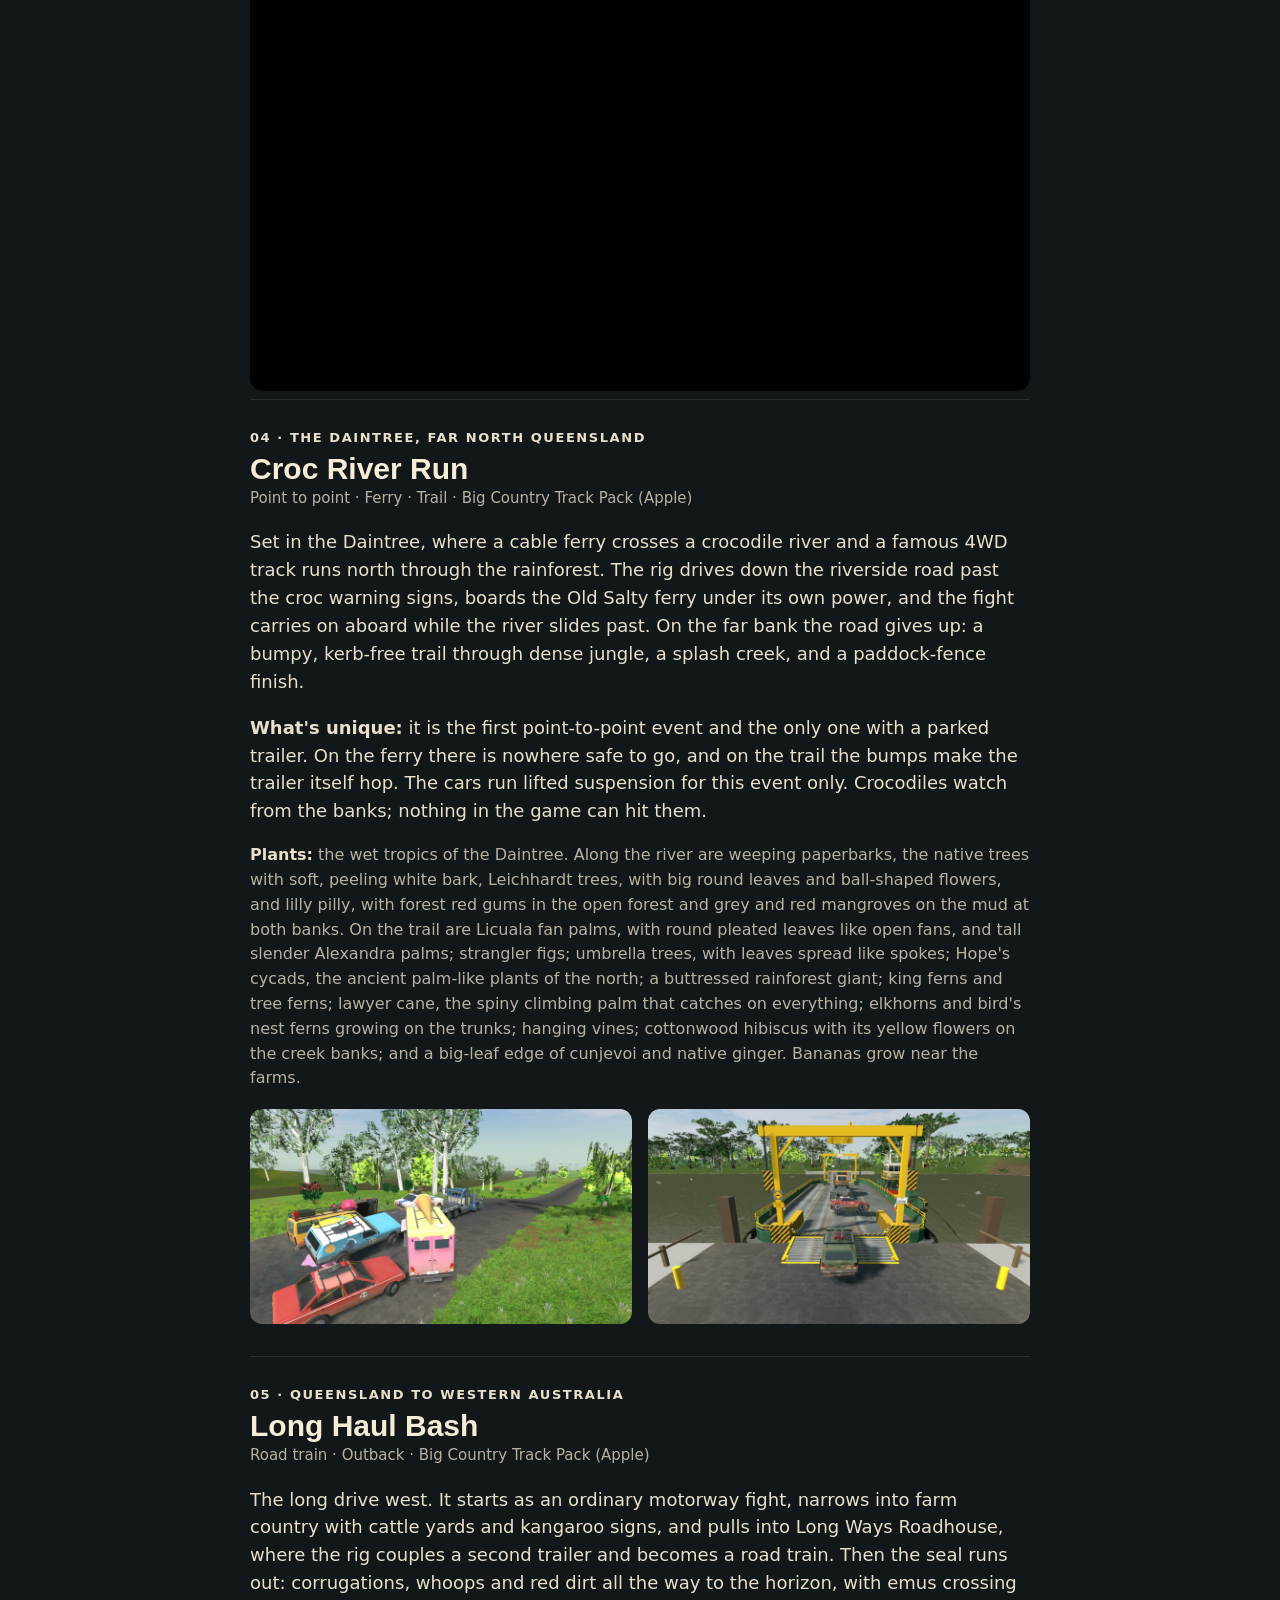
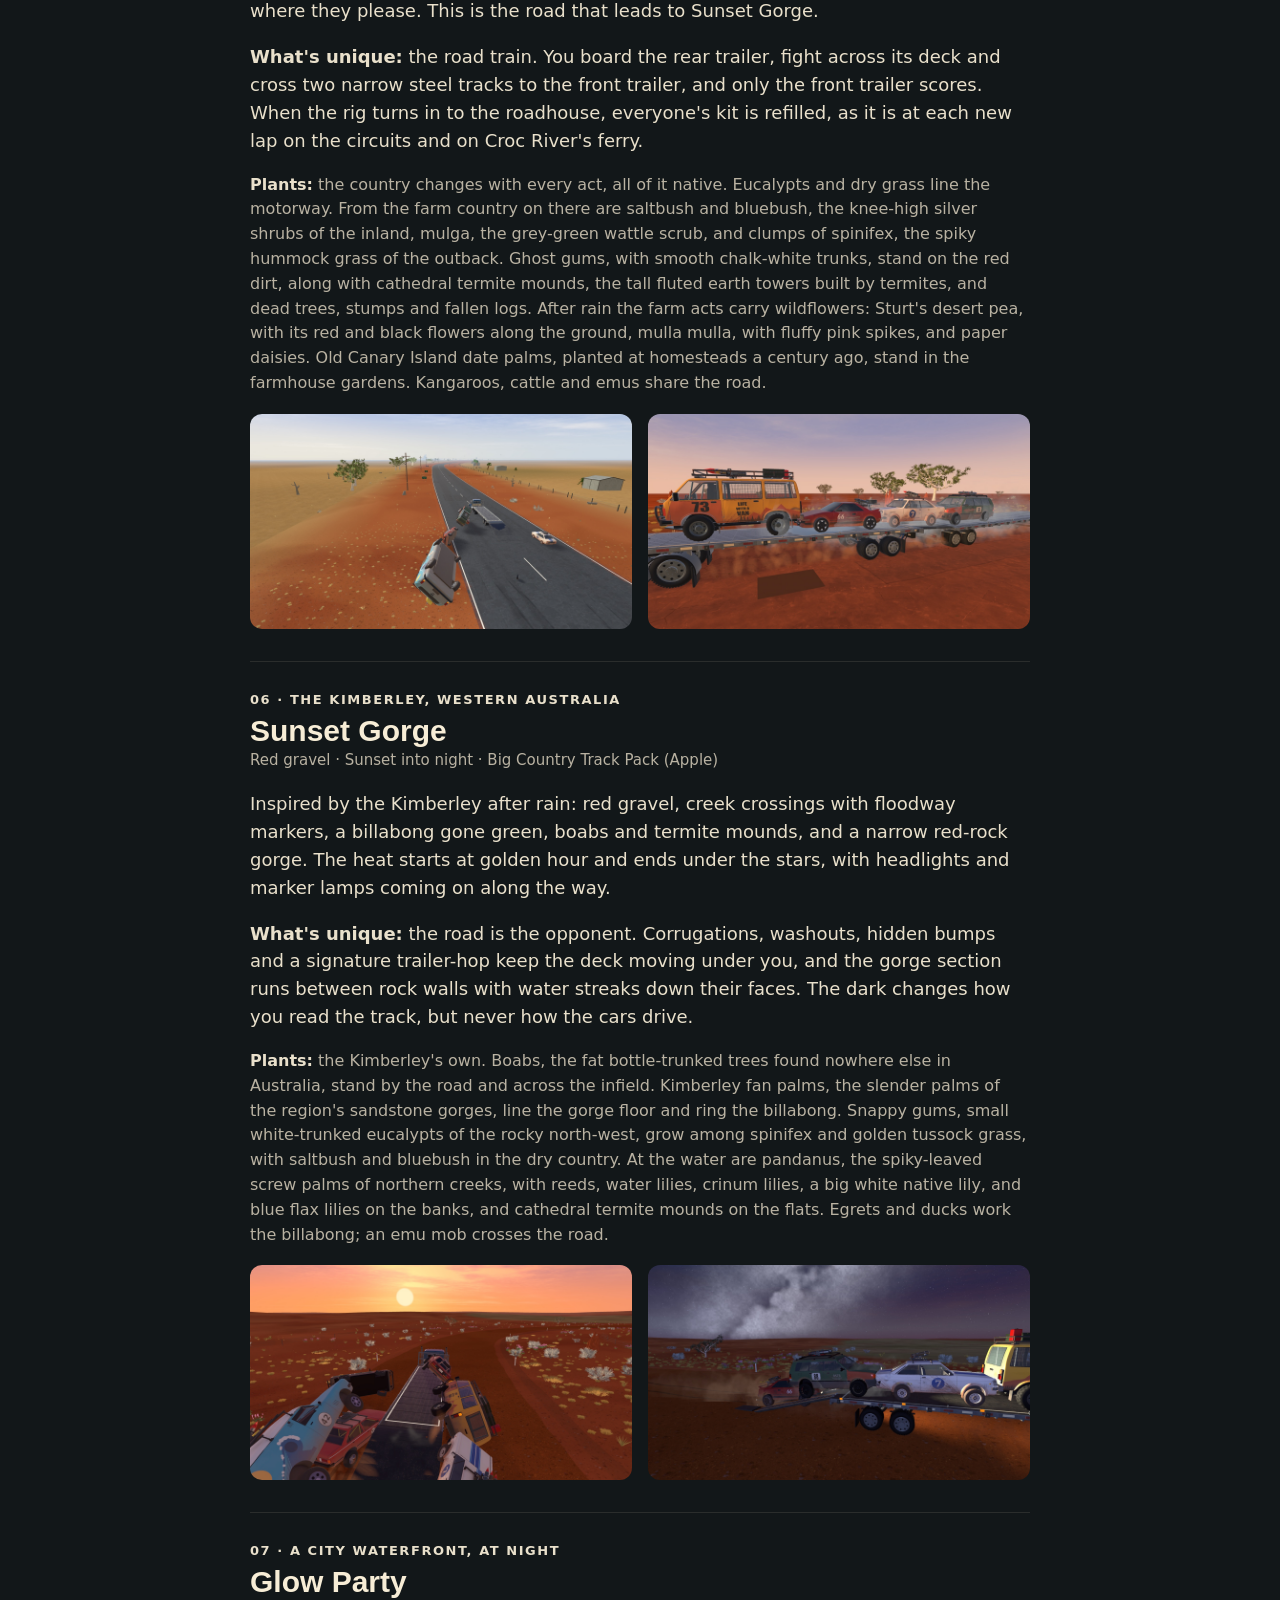
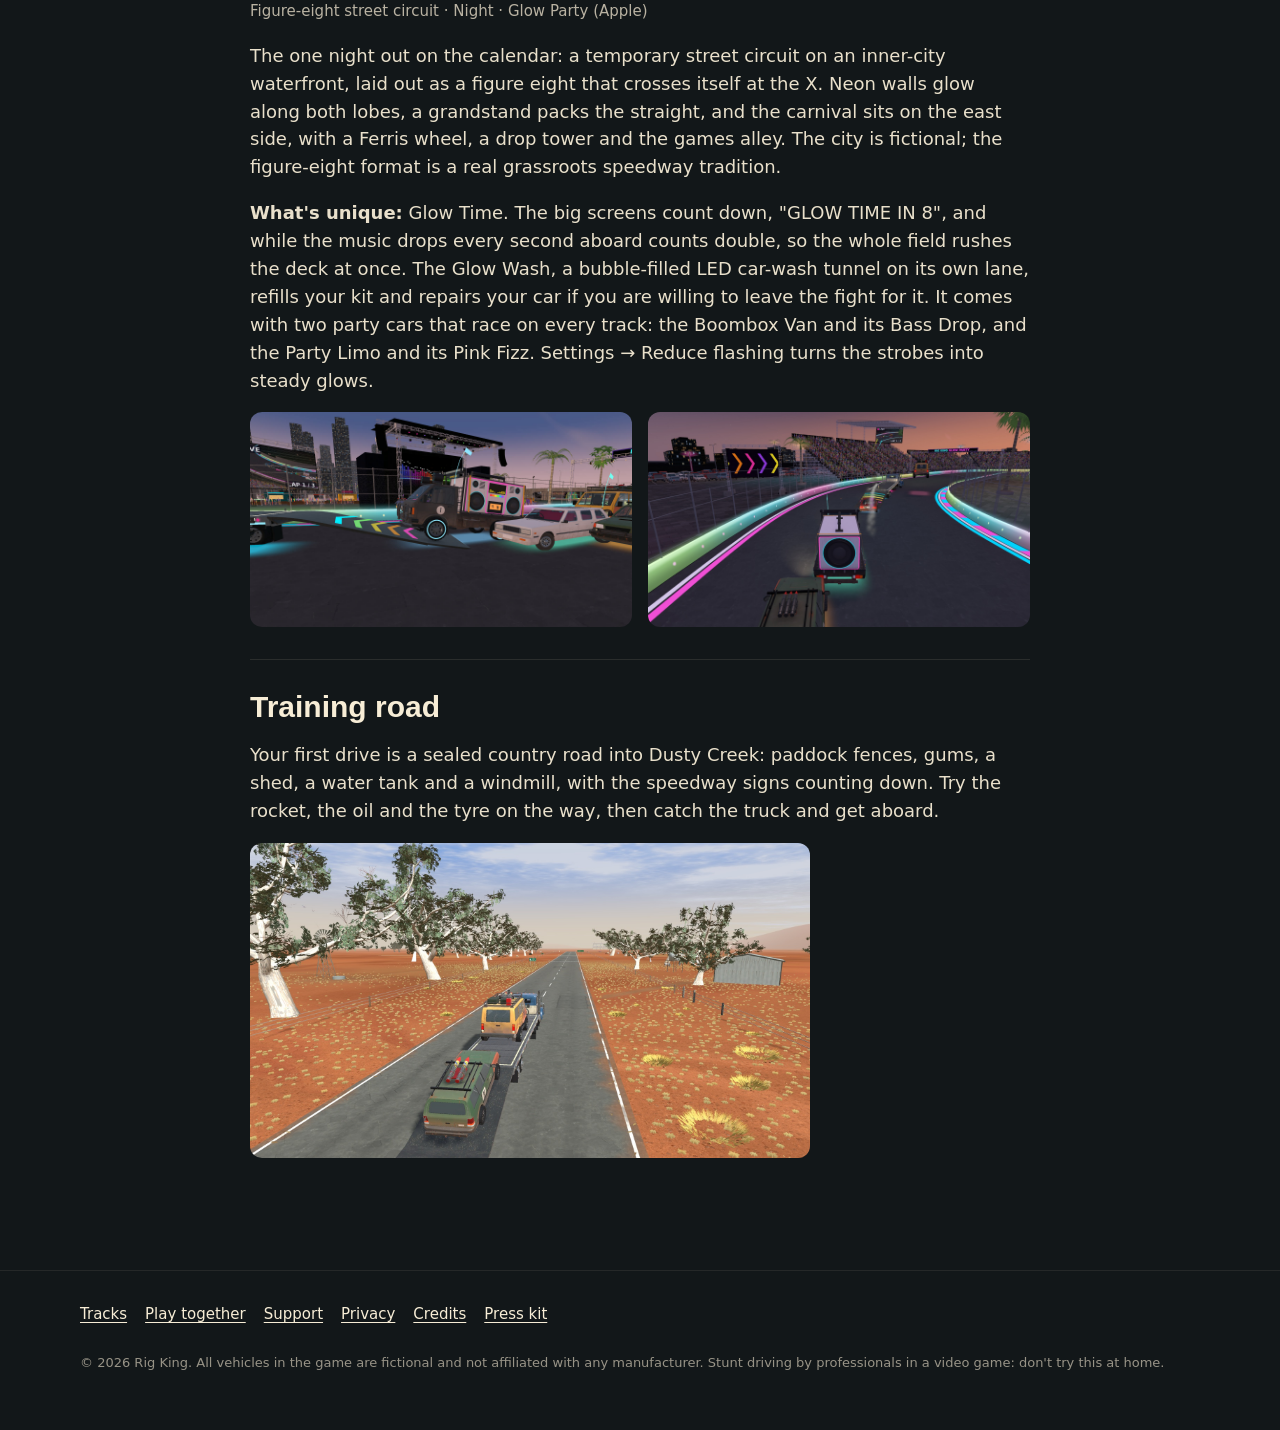
<file: tracks/index.html>
<!doctype html>
<html lang="en-AU">
<head>
  <meta charset="utf-8">
  <meta name="viewport" content="width=device-width, initial-scale=1">
  <title>Tracks · Rig King</title>
  <meta name="description" content="The six Rig King tracks and the Australian country behind each one: outback South Australia, the NSW sea cliffs, the Northern Rivers rainforest, the Daintree, the long haul west and the Kimberley.">
  <meta name="theme-color" content="#121719">
  <link rel="icon" href="/assets/favicon.png" type="image/png">
  <link rel="stylesheet" href="/assets/style.css">
</head>
<body>
  <header class="site-header">
    <div class="wrap">
      <a class="brand" href="/" aria-label="Rig King home"><img src="/assets/logo-400.png" srcset="/assets/logo-400.png 400w, /assets/logo-800.png 800w" sizes="(max-width: 620px) 158px, 197px" alt="Rig King" width="197" height="40"></a>
      <nav class="nav" aria-label="Main">
        <a href="/tracks/" aria-current="page">Tracks</a>
        <a href="/play-together/">Play together</a>
        <a href="/support/">Support</a>
      </nav>
    </div>
  </header>

  <main class="page">
    <div class="wrap">
      <h1>Seven tracks, one country.</h1>
      <p class="updated">Rig King is set entirely in Australia, and each track is planted with the trees, shrubs and grasses of the place that inspired it. The tracks are fictional roads; the country is real. Six of them form the difficulty ladder, from the home speedway to the Kimberley at night, and Glow Party is a night out on a city waterfront. The training road and the first three tracks are free; the next three come as the Big Country Track Pack, and Glow Party with its two party cars is a purchase of its own, both in-app purchases on iPhone, iPad, Mac and Apple TV.</p>

      <section class="track">
        <p class="kicker">01 · Outback South Australia</p>
        <h2>Dusty Creek Speedway</h2>
        <p class="region">Starting track · Free</p>
        <p>A country dirt oval on the edge of a small outback town: red dirt, a covered grandstand like the old street-circuit stands, a concrete wall with a chain-link catch fence, sheds and a water tank out the back. This is where you learn to slide a car up two narrow ramps onto a moving trailer, with the whole town watching. The catch fence bounces you back onto the track, so mistakes cost time rather than the heat.</p>
        <p><b>What's unique:</b> the simplest rig route in the game and the one you will know by heart. No tunnels, no ferries, just the rig, the corners and everyone else wanting your spot.</p>
        <p class="plants"><b>Plants:</b> all native to outback South Australia. River red gums, the big white-trunked eucalypts of inland creeks, line the creek and shade the grandstand. Coolibah, a smaller, rough-barked gum of the floodplains, stands on the flats. Across the plains are western myall and belah, two grey, drooping wattle-and-oak-like trees of the dry country, and mulga, the low, grey-green wattle scrub that covers much of inland Australia. Underneath are saltbush and bluebush, the knee-high silver shrubs that outback sheep graze on, with spiky clumps of spinifex grass and blue flax lily, a strappy tussock with blue flowers, between the gums. The grandstand garden has grevillea, a native shrub with red spidery flowers, and kangaroo paws, whose furry red and yellow flowers look like a paw.</p>
              <div class="shots">
          <figure><img src="/assets/shots/dusty-creek-1.jpg" alt="A 4x4 van flipping over the trailer's ramps as the pack piles up behind the rig at Dusty Creek Speedway" loading="lazy" width="1600" height="900"></figure>
          <figure><img src="/assets/shots/dusty-creek-2.jpg" alt="A rocket leaving the coupe's roof as it climbs the ramps at Dusty Creek" loading="lazy" width="1600" height="900"></figure>
        </div>
      </section>

      <section class="track">
        <p class="kicker">02 · Northern Rivers, New South Wales</p>
        <h2>Nightcap Drive</h2>
        <p class="region">Rainforest road · Free</p>
        <p>Inspired by the subtropical hinterland of northern New South Wales: green hills, dairy paddocks, a village of weatherboard houses, and a road that climbs through rainforest to a ridge tunnel. A showpiece waterfall falls into a lake alive with birds before the river runs down to the sea. The road is a closed street circuit, so it has guardrails, driveways and a tunnel portal that tall vehicles clip.</p>
        <p><b>What's unique:</b> elevation and compression. The tunnel entrance squeezes the pack together, the rig pushes cars toward the walls, and the van scrapes the lintel. Holding the deck through the climb and the bends is hard on purpose.</p>
        <p class="plants"><b>Plants:</b> the subtropical rainforest of the Northern Rivers. The canopy is yellow carabeen, a tall rainforest tree with wide buttressed roots, flame trees, which drop their leaves and turn scarlet with flowers, and lilly pilly, a glossy-leaved native with pink berries, with strangler figs where their huge spreading crowns clear the road. Bangalow palms and cabbage tree palms, the two tall native palms of the NSW coast, stand with tree ferns, king ferns and elkhorns, the big antler-shaped ferns that grow on tree trunks, at the falls. The understorey is lomandra, a tough strappy grass, cunjevoi, a giant-leaved native lily, bird's nest fern, palm lily, native ginger and walking stick palm. Plantation bananas grow on the lower slopes and eucalypts on the higher ridge.</p>
              <div class="shots">
          <figure><img src="/assets/shots/nightcap-1.jpg" alt="A car flipping off the trailer on the rainforest road of Nightcap Drive" loading="lazy" width="1600" height="900"></figure>
          <figure><img src="/assets/shots/nightcap-2.jpg" alt="A rocket's smoke trail chasing the rig, the waterfall behind, on Nightcap Drive" loading="lazy" width="1600" height="900"></figure>
        </div>
      </section>

      <section class="track">
        <p class="kicker">03 · Illawarra coast, New South Wales</p>
        <h2>Sea Cliff Run</h2>
        <p class="region">Coast road and bridge · Free</p>
        <p>Inspired by the Sea Cliff Bridge south of Sydney, where the road leaves the land and sweeps out over the ocean under sandstone cliffs. The run crosses the bridge at sunrise with hard barriers both sides and no shoulder, then dives into a huge illuminated cathedral tunnel in the headland, with a rockfall waiting at the exit. The tunnel is a game design choice, not a real place.</p>
        <p><b>What's unique:</b> the bridge. It is the most exposed boarding in the game, and side-by-side fighting over the water is a gamble. The AI holds its rockets for the tunnel, so expect fireworks in the dark.</p>
        <p class="plants"><b>Plants:</b> the salt-blown heath of the NSW coast, and no gums at all. Coastal rosemary, a grey-green shrub with small white flowers, covers the slopes. Coastal banksias, low gnarled trees with pale yellow bottlebrush flower spikes, stand back from the road. On the verges are coastal wattle, lomandra, a strappy native grass, and pigface, a succulent ground cover with bright pink flowers. A stand of Norfolk Island pines, the tall symmetrical pines planted along so many Australian beachfronts, tops the headland. A mob of wallabies grazes a crest on the land side.</p>
              <div class="shots">
          <figure><img src="/assets/shots/sea-cliff-1.jpg" alt="A 4x4 van tumbling beside the rig on the bridge road at sunset over the sea on Sea Cliff Run" loading="lazy" width="1600" height="900"></figure>
          <figure><img src="/assets/shots/sea-cliff-2.jpg" alt="A rocket streaking up the cathedral tunnel at the rig on Sea Cliff Run" loading="lazy" width="1600" height="900"></figure>
        </div>
      </section>

      <section class="track">
        <p class="kicker">Tracks 04 to 06</p>
        <h2>Big Country Track Pack</h2>
        <p>Croc River Run, Long Haul Bash and Sunset Gorge, as one in-app purchase on iPhone, iPad, Mac and Apple TV. The Ice Cream Van, the 4x4 Ute and the Tow Truck are separate purchases, not part of the pack.</p>
        <div class="video pack-video">
          <iframe src="https://www.youtube-nocookie.com/embed/cwl97lJ0p6M?rel=0" title="Rig King – Big Country Track Pack trailer" loading="lazy" allow="encrypted-media; picture-in-picture; fullscreen" allowfullscreen referrerpolicy="strict-origin-when-cross-origin"></iframe>
        </div>
      </section>

      <section class="track">
        <p class="kicker">04 · The Daintree, Far North Queensland</p>
        <h2>Croc River Run</h2>
        <p class="region">Point to point · Ferry · Trail · Big Country Track Pack (Apple)</p>
        <p>Set in the Daintree, where a cable ferry crosses a crocodile river and a famous 4WD track runs north through the rainforest. The rig drives down the riverside road past the croc warning signs, boards the Old Salty ferry under its own power, and the fight carries on aboard while the river slides past. On the far bank the road gives up: a bumpy, kerb-free trail through dense jungle, a splash creek, and a paddock-fence finish.</p>
        <p><b>What's unique:</b> it is the first point-to-point event and the only one with a parked trailer. On the ferry there is nowhere safe to go, and on the trail the bumps make the trailer itself hop. The cars run lifted suspension for this event only. Crocodiles watch from the banks; nothing in the game can hit them.</p>
        <p class="plants"><b>Plants:</b> the wet tropics of the Daintree. Along the river are weeping paperbarks, the native trees with soft, peeling white bark, Leichhardt trees, with big round leaves and ball-shaped flowers, and lilly pilly, with forest red gums in the open forest and grey and red mangroves on the mud at both banks. On the trail are Licuala fan palms, with round pleated leaves like open fans, and tall slender Alexandra palms; strangler figs; umbrella trees, with leaves spread like spokes; Hope's cycads, the ancient palm-like plants of the north; a buttressed rainforest giant; king ferns and tree ferns; lawyer cane, the spiny climbing palm that catches on everything; elkhorns and bird's nest ferns growing on the trunks; hanging vines; cottonwood hibiscus with its yellow flowers on the creek banks; and a big-leaf edge of cunjevoi and native ginger. Bananas grow near the farms.</p>
              <div class="shots">
          <figure><img src="/assets/shots/croc-river-1.jpg" alt="Cars piled up behind the ice cream van at the trailer's ramps on the river road of Croc River Run" loading="lazy" width="1600" height="900"></figure>
          <figure><img src="/assets/shots/croc-river-2.jpg" alt="Four cars fighting on the trailer as the rig rides the river ferry on Croc River Run" loading="lazy" width="1600" height="900"></figure>
        </div>
      </section>

      <section class="track">
        <p class="kicker">05 · Queensland to Western Australia</p>
        <h2>Long Haul Bash</h2>
        <p class="region">Road train · Outback · Big Country Track Pack (Apple)</p>
        <p>The long drive west. It starts as an ordinary motorway fight, narrows into farm country with cattle yards and kangaroo signs, and pulls into Long Ways Roadhouse, where the rig couples a second trailer and becomes a road train. Then the seal runs out: corrugations, whoops and red dirt all the way to the horizon, with emus crossing where they please. This is the road that leads to Sunset Gorge.</p>
        <p><b>What's unique:</b> the road train. You board the rear trailer, fight across its deck and cross two narrow steel tracks to the front trailer, and only the front trailer scores. When the rig turns in to the roadhouse, everyone's kit is refilled, as it is at each new lap on the circuits and on Croc River's ferry.</p>
        <p class="plants"><b>Plants:</b> the country changes with every act, all of it native. Eucalypts and dry grass line the motorway. From the farm country on there are saltbush and bluebush, the knee-high silver shrubs of the inland, mulga, the grey-green wattle scrub, and clumps of spinifex, the spiky hummock grass of the outback. Ghost gums, with smooth chalk-white trunks, stand on the red dirt, along with cathedral termite mounds, the tall fluted earth towers built by termites, and dead trees, stumps and fallen logs. After rain the farm acts carry wildflowers: Sturt's desert pea, with its red and black flowers along the ground, mulla mulla, with fluffy pink spikes, and paper daisies. Old Canary Island date palms, planted at homesteads a century ago, stand in the farmhouse gardens. Kangaroos, cattle and emus share the road.</p>
              <div class="shots">
          <figure><img src="/assets/shots/long-haul-1.jpg" alt="A car tumbling through the air beside the rig on the outback motorway of Long Haul Bash" loading="lazy" width="1600" height="900"></figure>
          <figure><img src="/assets/shots/long-haul-2.jpg" alt="Four cars aboard the road train's front trailer on Long Haul Bash" loading="lazy" width="1600" height="900"></figure>
        </div>
      </section>

      <section class="track">
        <p class="kicker">06 · The Kimberley, Western Australia</p>
        <h2>Sunset Gorge</h2>
        <p class="region">Red gravel · Sunset into night · Big Country Track Pack (Apple)</p>
        <p>Inspired by the Kimberley after rain: red gravel, creek crossings with floodway markers, a billabong gone green, boabs and termite mounds, and a narrow red-rock gorge. The heat starts at golden hour and ends under the stars, with headlights and marker lamps coming on along the way.</p>
        <p><b>What's unique:</b> the road is the opponent. Corrugations, washouts, hidden bumps and a signature trailer-hop keep the deck moving under you, and the gorge section runs between rock walls with water streaks down their faces. The dark changes how you read the track, but never how the cars drive.</p>
        <p class="plants"><b>Plants:</b> the Kimberley's own. Boabs, the fat bottle-trunked trees found nowhere else in Australia, stand by the road and across the infield. Kimberley fan palms, the slender palms of the region's sandstone gorges, line the gorge floor and ring the billabong. Snappy gums, small white-trunked eucalypts of the rocky north-west, grow among spinifex and golden tussock grass, with saltbush and bluebush in the dry country. At the water are pandanus, the spiky-leaved screw palms of northern creeks, with reeds, water lilies, crinum lilies, a big white native lily, and blue flax lilies on the banks, and cathedral termite mounds on the flats. Egrets and ducks work the billabong; an emu mob crosses the road.</p>
              <div class="shots">
          <figure><img src="/assets/shots/sunset-gorge-1.jpg" alt="Cars tumbling off the trailer on the red gravel at sunset, Sunset Gorge" loading="lazy" width="1600" height="900"></figure>
          <figure><img src="/assets/shots/sunset-gorge-2.jpg" alt="The night fight on the trailer under the Milky Way at Sunset Gorge" loading="lazy" width="1600" height="900"></figure>
        </div>
      </section>

      <section class="track">
        <p class="kicker">07 · A city waterfront, at night</p>
        <h2>Glow Party</h2>
        <p class="region">Figure-eight street circuit · Night · Glow Party (Apple)</p>
        <p>The one night out on the calendar: a temporary street circuit on an inner-city waterfront, laid out as a figure eight that crosses itself at the X. Neon walls glow along both lobes, a grandstand packs the straight, and the carnival sits on the east side, with a Ferris wheel, a drop tower and the games alley. The city is fictional; the figure-eight format is a real grassroots speedway tradition.</p>
        <p><b>What's unique:</b> Glow Time. The big screens count down, "GLOW TIME IN 8", and while the music drops every second aboard counts double, so the whole field rushes the deck at once. The Glow Wash, a bubble-filled LED car-wash tunnel on its own lane, refills your kit and repairs your car if you are willing to leave the fight for it. It comes with two party cars that race on every track: the Boombox Van and its Bass Drop, and the Party Limo and its Pink Fizz. Settings → Reduce flashing turns the strobes into steady glows.</p>
        <div class="shots">
          <figure><img src="/assets/shots/glow-party-1.jpg" alt="The Boombox Van climbs the trailer ramp at Glow Party, in front of the stage, its equaliser wall and the big LIVE screen showing the lap" loading="lazy" width="1600" height="900"></figure>
          <figure><img src="/assets/shots/glow-party-2.jpg" alt="The Boombox Van chasing the rig down the neon-lit straight past the grandstand at Glow Party" loading="lazy" width="1600" height="900"></figure>
        </div>
      </section>

      <section class="track">
        <h2>Training road</h2>
        <p>Your first drive is a sealed country road into Dusty Creek: paddock fences, gums, a shed, a water tank and a windmill, with the speedway signs counting down. Try the rocket, the oil and the tyre on the way, then catch the truck and get aboard.</p>
        <div class="shots one">
          <figure><img src="/assets/shots/training-road-1.jpg" alt="The training road: the wagon drives up the ramps behind the van on the flatbed, on a sealed outback road between paddock fences, with gums, a windmill, a farm shed and a water tank" loading="lazy" width="1600" height="900"></figure>
        </div>
      </section>

    </div>
  </main>

  <footer class="site-footer">
    <div class="wrap">
      <nav aria-label="Footer">
        <a href="/tracks/">Tracks</a>
        <a href="/play-together/">Play together</a>
        <a href="/support/">Support</a>
        <a href="/privacy/">Privacy</a>
        <a href="/credits/">Credits</a>
        <a href="/press/">Press kit</a>
      </nav>
      <p class="legal">© 2026 Rig King. All vehicles in the game are fictional and not affiliated with any manufacturer. Stunt driving by professionals in a video game: don't try this at home.</p>
    </div>
  </footer>
</body>
</html>
</file>
<file: assets/style.css>
/* Rig King microsite: the game's own palette (UiKit ink, sand and accent) on red dirt and sunset.
   System fonts only, so the site makes no third-party requests. */
:root {
  --ink: #121719;
  --ink-2: #1c2427;
  --ink-3: #26312f;
  --sand: #f7edd6;
  --muted: #b9b2a2;
  --accent: #f2731f;
  --accent-deep: #c9561a;
  --dirt: #a8462a;
  --good: #7fd88a;
  --radius: 18px;
  --wrap: 1120px;
  --display: "Arial Black", "Helvetica Neue", Helvetica, system-ui, sans-serif;
  --body: system-ui, -apple-system, "Segoe UI", Roboto, "Helvetica Neue", Arial, sans-serif;
}

* { box-sizing: border-box; }
html { -webkit-text-size-adjust: 100%; scroll-behavior: smooth; }
body {
  margin: 0;
  background: var(--ink);
  color: var(--sand);
  font-family: var(--body);
  font-size: 18px;
  line-height: 1.55;
}
img { max-width: 100%; height: auto; display: block; }
a { color: var(--accent); text-underline-offset: 3px; }
a:hover { color: #ff9a55; }
:focus-visible { outline: 3px solid var(--accent); outline-offset: 3px; border-radius: 6px; }

.wrap { width: min(var(--wrap), 100% - 32px); margin-inline: auto; }

/* Header */
.site-header {
  position: sticky; top: 0; z-index: 10;
  background: rgba(18, 23, 25, .88);
  backdrop-filter: blur(10px); -webkit-backdrop-filter: blur(10px);
  border-bottom: 1px solid rgba(247, 237, 214, .08);
}
.site-header .wrap { display: flex; align-items: center; gap: 24px; min-height: 64px; }
.brand img { height: 40px; width: auto; }
.nav { margin-left: auto; display: flex; gap: 22px; flex-wrap: wrap; }
.nav a { color: var(--sand); text-decoration: none; font-weight: 600; font-size: 15px; opacity: .85; }
.nav a:hover, .nav a[aria-current="page"] { opacity: 1; color: var(--accent); }

/* Hero: the key art without its logo (the header carries it), the pitch below it. When a wide screen crops it, keep
   the car in the air near the top and lose more of the foreground dirt. */
.hero { padding: 0 0 56px; background: var(--ink); }
.hero-art { width: 100%; max-height: 78vh; object-fit: cover; object-position: center 30%; }
.hero-copy { margin-top: 30px; }
.hero h1 {
  font-family: var(--display); font-weight: 900; letter-spacing: -.01em;
  font-size: clamp(30px, 4.6vw, 54px); line-height: 1.04; margin: 0 0 14px; max-width: 900px;
}
.hero p.lede { font-size: clamp(18px, 2vw, 21px); max-width: 680px; margin: 0 0 26px; color: #e9e0cb; }

.stores { display: flex; flex-wrap: wrap; gap: 12px; align-items: center; }
.store {
  display: inline-flex; flex-direction: column; justify-content: center;
  min-width: 180px; padding: 10px 18px; border-radius: 12px;
  background: #000; color: #fff; text-decoration: none; border: 1px solid rgba(255,255,255,.25);
  line-height: 1.15;
}
.store small { font-size: 12px; opacity: .8; }
.store strong { font-size: 19px; }
.store[aria-disabled="true"] { opacity: .75; cursor: default; }
.soon { font-size: 14px; color: var(--muted); }

/* Sections */
section { padding: 72px 0; }
section.alt { background: var(--ink-2); }
h2 {
  font-family: var(--display); font-weight: 900; font-size: clamp(26px, 3.4vw, 38px);
  line-height: 1.1; margin: 0 0 12px;
}
h3 { font-size: 20px; margin: 0 0 6px; }
.kicker { color: var(--accent); font-weight: 800; letter-spacing: .12em; text-transform: uppercase; font-size: 13px; margin: 0 0 8px; }
.intro { color: var(--muted); max-width: 720px; margin: 0 0 36px; }

.grid { display: grid; gap: 20px; }
.grid.three { grid-template-columns: repeat(3, 1fr); }
.grid.two { grid-template-columns: repeat(2, 1fr); }
.card {
  background: var(--ink-3); border-radius: var(--radius); padding: 24px;
  border: 1px solid rgba(247, 237, 214, .06);
}
.card p { margin: 0; color: var(--muted); }
.card .num {
  display: inline-grid; place-items: center; width: 40px; height: 40px; border-radius: 50%;
  background: var(--accent); color: var(--ink); font-weight: 900; margin-bottom: 12px;
}

.video { aspect-ratio: 16 / 9; border-radius: 14px; overflow: hidden; background: #000; }
.pack-video { margin-top: 28px; }
.video iframe { width: 100%; height: 100%; border: 0; display: block; }
.shots { display: grid; grid-template-columns: repeat(2, 1fr); gap: 16px; }
.shots figure { margin: 0; }
.shots img { border-radius: 14px; aspect-ratio: 16 / 9; object-fit: cover; width: 100%; height: auto; }
.shots figcaption { color: var(--muted); font-size: 15px; margin-top: 8px; }

.tracks { list-style: none; padding: 0; margin: 0; display: grid; gap: 12px; grid-template-columns: repeat(3, 1fr); }
.tracks li { background: var(--ink-3); border-radius: 14px; padding: 16px 18px; }
.tracks li b { display: block; }
.tracks li span { color: var(--muted); font-size: 15px; }
.tag { display: inline-block; font-size: 12px; font-weight: 800; letter-spacing: .08em; text-transform: uppercase;
  color: var(--ink); background: var(--good); border-radius: 999px; padding: 2px 9px; margin-top: 8px; }
.tag.pack { background: var(--accent); }
.tracks li span.tag { color: var(--ink); font-size: 12px; }   /* outranks .tracks li span, which muted the badge text */

.cta { text-align: center; }
.centred { margin-inline: auto; }
.logo-plate { background: #2a3336; border-radius: 12px; padding: 18px; }
.cta .stores { justify-content: center; }

/* Prose pages */
.page { padding: 56px 0 80px; }
.page .wrap { max-width: 780px; }
.page h1 { font-family: var(--display); font-weight: 900; font-size: clamp(30px, 4.4vw, 46px); line-height: 1.08; margin: 0 0 8px; }
.page .updated { color: var(--muted); margin: 0 0 32px; }
.page h2 { font-size: 24px; margin: 40px 0 10px; }
.page p, .page li { color: #e9e0cb; }
.page ul { padding-left: 1.2em; }
.note {
  background: rgba(242, 115, 31, .12); border: 1px solid rgba(242, 115, 31, .45);
  border-radius: 12px; padding: 14px 16px; color: var(--sand); font-size: 16px;
}
dl.faq dt { font-weight: 800; margin-top: 22px; }
dl.faq dd { margin: 6px 0 0; color: #e9e0cb; }
table { width: 100%; border-collapse: collapse; font-size: 16px; table-layout: fixed; }
th { width: 36%; }   /* the same name column in every table */
th, td { text-align: left; padding: 10px 8px; border-bottom: 1px solid rgba(247,237,214,.1); vertical-align: top; }
th { color: var(--muted); font-weight: 700; }

/* Tracks page */
.page .track { padding: 28px 0 8px; border-top: 1px solid rgba(247,237,214,.1); }
.page .track h2 { margin: 2px 0 2px; font-size: 30px; }
.page .track .kicker { margin-bottom: 4px; }
.page .track .region { color: var(--muted); font-size: 15px; margin: 0 0 14px; }
.page .track .plants { color: var(--muted); font-size: 16px; }
.page .track .plants b { color: #e9e0cb; }
.page .track .shots { margin: 18px 0 24px; }
.page .track .shots img { border-radius: 12px; }
.page .track .shots.one { grid-template-columns: 1fr; max-width: 560px; }
.more { margin: 20px 0 0; }

/* Footer */
.site-footer { border-top: 1px solid rgba(247, 237, 214, .08); padding: 32px 0 44px; color: var(--muted); font-size: 15px; }
.site-footer .wrap { display: flex; flex-wrap: wrap; gap: 14px 28px; align-items: center; }
.site-footer nav { display: flex; gap: 18px; flex-wrap: wrap; }
.site-footer a { color: var(--sand); }
.site-footer .legal { width: 100%; font-size: 13px; opacity: .8; }

@media (max-width: 860px) {
  .grid.three, .tracks { grid-template-columns: 1fr 1fr; }
}
@media (max-width: 620px) {
  body { font-size: 17px; }
  .site-header .wrap { flex-wrap: wrap; padding: 10px 0; gap: 10px; }
  .nav { margin-left: 0; gap: 16px; }
  .brand img { height: 32px; }
  .grid.three, .grid.two, .tracks, .shots { grid-template-columns: 1fr; }
  section { padding: 52px 0; }
  .hero-art { max-height: none; }
  .hero-copy { margin-top: 18px; }
  .store { flex: 1 1 100%; }
}
@media (prefers-reduced-motion: reduce) { html { scroll-behavior: auto; } }

/* Licence texts on the credits page */
.licence { white-space: pre-wrap; overflow-wrap: anywhere; font-size: 13px; line-height: 1.5; color: var(--muted); background: rgba(247,237,214,.04); border: 1px solid rgba(247,237,214,.1); border-radius: 10px; padding: 14px 16px; margin: 8px 0 24px; }

/* Play together page */
.sr-only { position: absolute; width: 1px; height: 1px; overflow: hidden; clip: rect(0 0 0 0); white-space: nowrap; }
.page .track h3 { margin: 22px 0 6px; font-size: 18px; }
.steps { list-style: none; counter-reset: step; padding: 0; margin: 18px 0; display: grid; gap: 12px; }
.page .steps { padding: 0; }
.steps li { counter-increment: step; position: relative; padding: 14px 16px 14px 62px; background: var(--ink-3); border-radius: 14px; }
.steps li::before {
  content: counter(step); position: absolute; left: 14px; top: 14px; width: 34px; height: 34px; border-radius: 50%;
  display: grid; place-items: center; background: var(--accent); color: var(--ink); font-weight: 900;
}
.page figure.shot, .page figure.placeholder { margin: 20px 0 24px; }
.page figure.shot img { border-radius: 12px; width: 100%; height: auto; }
.page figure figcaption { color: var(--muted); font-size: 15px; margin-top: 8px; }
.page figure.placeholder .slot {
  aspect-ratio: 16 / 9; display: grid; place-content: center; text-align: center; gap: 4px; padding: 16px;
  border: 2px dashed rgba(247, 237, 214, .3); border-radius: 12px; color: var(--muted); background: rgba(247, 237, 214, .04);
}
.page figure.placeholder .slot span { font-weight: 800; color: var(--sand); }
.page table th[scope="col"] { width: auto; }
.page table tbody th { width: 25%; color: var(--sand); }
@media (max-width: 620px) {
  .page table { font-size: 15px; }
  .page table th, .page table td { padding: 10px 4px; }
  .steps li { padding-left: 56px; }
}
</file>
